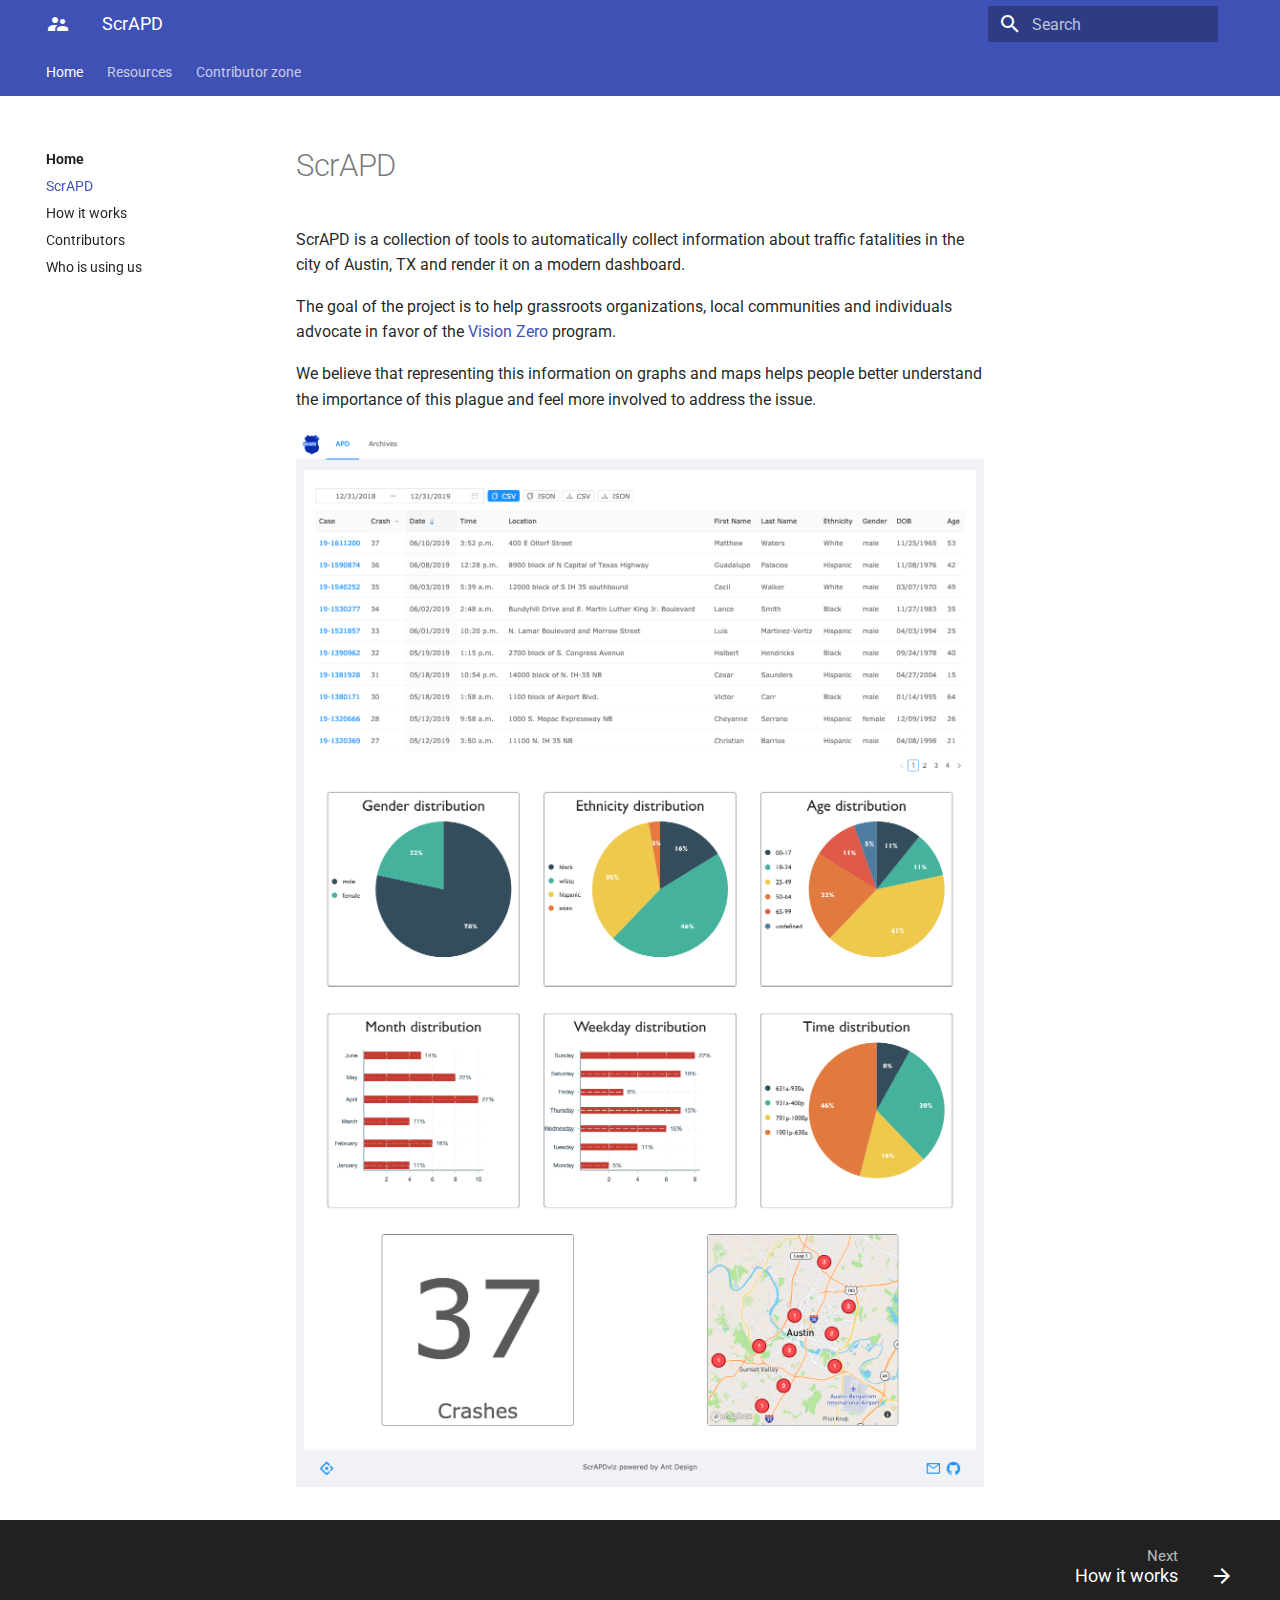
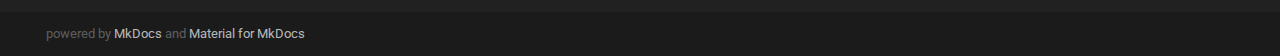
<file: index.html>
<!doctype html><html lang="en" class="no-js"><head><meta charset="utf-8"><meta name="viewport" content="width=device-width,initial-scale=1"><meta http-equiv="x-ua-compatible" content="ie=edge"><meta name="lang:clipboard.copy" content="Copy to clipboard"><meta name="lang:clipboard.copied" content="Copied to clipboard"><meta name="lang:search.language" content="en"><meta name="lang:search.pipeline.stopwords" content="True"><meta name="lang:search.pipeline.trimmer" content="True"><meta name="lang:search.result.none" content="No matching documents"><meta name="lang:search.result.one" content="1 matching document"><meta name="lang:search.result.other" content="# matching documents"><meta name="lang:search.tokenizer" content="[\s\-]+"><link rel="shortcut icon" href="img/favicon.ico"><meta name="generator" content="mkdocs-1.0.4, mkdocs-material-4.3.1"><title>ScrAPD - ScrAPD</title><link rel="stylesheet" href="assets/stylesheets/application.4031d38b.css"><link rel="stylesheet" href="assets/stylesheets/application-palette.224b79ff.css"><meta name="theme-color" content="#3f51b5"><script src="assets/javascripts/modernizr.74668098.js"></script><link href="https://fonts.gstatic.com" rel="preconnect" crossorigin><link rel="stylesheet" href="https://fonts.googleapis.com/css?family=Roboto:300,400,400i,700|Roboto+Mono&display=swap"><style>body,input{font-family:"Roboto","Helvetica Neue",Helvetica,Arial,sans-serif}code,kbd,pre{font-family:"Roboto Mono","Courier New",Courier,monospace}</style><link rel="stylesheet" href="assets/fonts/material-icons.css"><link rel="stylesheet" href="css/extra.css"></head><body dir="ltr" data-md-color-primary="indigo" data-md-color-accent="deep-purple,"><svg class="md-svg"><defs></defs></svg> <input class="md-toggle" data-md-toggle="drawer" type="checkbox" id="__drawer" autocomplete="off"> <input class="md-toggle" data-md-toggle="search" type="checkbox" id="__search" autocomplete="off"> <label class="md-overlay" data-md-component="overlay" for="__drawer"></label><a href="#scrapd" tabindex="1" class="md-skip">Skip to content </a><header class="md-header" data-md-component="header"><nav class="md-header-nav md-grid"><div class="md-flex"><div class="md-flex__cell md-flex__cell--shrink"><a href="." title="ScrAPD" class="md-header-nav__button md-logo"><i class="md-icon">supervisor_account</i></a></div><div class="md-flex__cell md-flex__cell--shrink"><label class="md-icon md-icon--menu md-header-nav__button" for="__drawer"></label></div><div class="md-flex__cell md-flex__cell--stretch"><div class="md-flex__ellipsis md-header-nav__title" data-md-component="title">ScrAPD</div></div><div class="md-flex__cell md-flex__cell--shrink"><label class="md-icon md-icon--search md-header-nav__button" for="__search"></label><div class="md-search" data-md-component="search" role="dialog"><label class="md-search__overlay" for="__search"></label><div class="md-search__inner" role="search"><form class="md-search__form" name="search"><input type="text" class="md-search__input" name="query" placeholder="Search" autocapitalize="off" autocorrect="off" autocomplete="off" spellcheck="false" data-md-component="query" data-md-state="active"> <label class="md-icon md-search__icon" for="__search"></label> <button type="reset" class="md-icon md-search__icon" data-md-component="reset" tabindex="-1">&#xE5CD;</button></form><div class="md-search__output"><div class="md-search__scrollwrap" data-md-scrollfix><div class="md-search-result" data-md-component="result"><div class="md-search-result__meta">Type to start searching</div><ol class="md-search-result__list"></ol></div></div></div></div></div></div></div></nav></header><div class="md-container"><nav class="md-tabs md-tabs--active" data-md-component="tabs"><div class="md-tabs__inner md-grid"><ul class="md-tabs__list"><li class="md-tabs__item"><a href="." title="Home" class="md-tabs__link md-tabs__link--active">Home</a></li><li class="md-tabs__item"><a href="resources/design/" title="Resources" class="md-tabs__link">Resources</a></li><li class="md-tabs__item"><a href="learning/learning/" title="Contributor zone" class="md-tabs__link">Contributor zone</a></li></ul></div></nav><main class="md-main"><div class="md-main__inner md-grid" data-md-component="container"><div class="md-sidebar md-sidebar--primary" data-md-component="navigation"><div class="md-sidebar__scrollwrap"><div class="md-sidebar__inner"><nav class="md-nav md-nav--primary" data-md-level="0"><label class="md-nav__title md-nav__title--site" for="__drawer"><a href="." title="ScrAPD" class="md-nav__button md-logo"><i class="md-icon">supervisor_account</i></a>ScrAPD</label><ul class="md-nav__list" data-md-scrollfix><li class="md-nav__item md-nav__item--active md-nav__item--nested"><input class="md-toggle md-nav__toggle" data-md-toggle="nav-1" type="checkbox" id="nav-1" checked><label class="md-nav__link" for="nav-1">Home</label><nav class="md-nav" data-md-component="collapsible" data-md-level="1"><label class="md-nav__title" for="nav-1">Home</label><ul class="md-nav__list" data-md-scrollfix><li class="md-nav__item md-nav__item--active"><input class="md-toggle md-nav__toggle" data-md-toggle="toc" type="checkbox" id="__toc"><a href="." title="ScrAPD" class="md-nav__link md-nav__link--active">ScrAPD</a></li><li class="md-nav__item"><a href="how-it-works/" title="How it works" class="md-nav__link">How it works</a></li><li class="md-nav__item"><a href="contributors/" title="Contributors" class="md-nav__link">Contributors</a></li><li class="md-nav__item"><a href="who-is-using-us/" title="Who is using us" class="md-nav__link">Who is using us</a></li></ul></nav></li><li class="md-nav__item md-nav__item--nested"><input class="md-toggle md-nav__toggle" data-md-toggle="nav-2" type="checkbox" id="nav-2"><label class="md-nav__link" for="nav-2">Resources</label><nav class="md-nav" data-md-component="collapsible" data-md-level="1"><label class="md-nav__title" for="nav-2">Resources</label><ul class="md-nav__list" data-md-scrollfix><li class="md-nav__item"><a href="resources/design/" title="Design" class="md-nav__link">Design</a></li><li class="md-nav__item"><a href="resources/other-cities/" title="Other Cities" class="md-nav__link">Other Cities</a></li><li class="md-nav__item"><a href="resources/statistics/" title="Statistics" class="md-nav__link">Statistics</a></li><li class="md-nav__item"><a href="resources/tools/" title="Tools" class="md-nav__link">Tools</a></li></ul></nav></li><li class="md-nav__item md-nav__item--nested"><input class="md-toggle md-nav__toggle" data-md-toggle="nav-3" type="checkbox" id="nav-3"><label class="md-nav__link" for="nav-3">Contributor zone</label><nav class="md-nav" data-md-component="collapsible" data-md-level="1"><label class="md-nav__title" for="nav-3">Contributor zone</label><ul class="md-nav__list" data-md-scrollfix><li class="md-nav__item"><a href="learning/learning/" title="Learning resources" class="md-nav__link">Learning resources</a></li><li class="md-nav__item"><a href="learning/developer/" title="Developer setup" class="md-nav__link">Developer setup</a></li><li class="md-nav__item"><a href="guides/update-branch/" title="Keeping your branch up-to-date" class="md-nav__link">Keeping your branch up-to-date</a></li><li class="md-nav__item"><a href="guides/install-python-win/" title="Installing Python 3 on Windows 10" class="md-nav__link">Installing Python 3 on Windows 10</a></li></ul></nav></li></ul></nav></div></div></div><div class="md-sidebar md-sidebar--secondary" data-md-component="toc"><div class="md-sidebar__scrollwrap"><div class="md-sidebar__inner"><nav class="md-nav md-nav--secondary"></nav></div></div></div><div class="md-content"><article class="md-content__inner md-typeset"><h1 id="scrapd">ScrAPD<a class="headerlink" href="#scrapd" title="Permanent link">&para;</a></h1>
<p>ScrAPD is a collection of tools to automatically collect information about traffic fatalities in the city of Austin, TX and render it on a modern dashboard.</p>
<p>The goal of the project is to help grassroots organizations, local communities and individuals advocate in favor of the <a href="https://austintexas.gov/visionzero">Vision Zero</a> program.</p>
<p>We believe that representing this information on graphs and maps helps people better understand the importance of this plague and feel more involved to address the issue.</p>
<p><img alt="ScrAPDviz" src="img/scrapdviz.png" /></p></article></div></div></main><footer class="md-footer"><div class="md-footer-nav"><nav class="md-footer-nav__inner md-grid"><a href="how-it-works/" title="How it works" class="md-flex md-footer-nav__link md-footer-nav__link--next" rel="next"><div class="md-flex__cell md-flex__cell--stretch md-footer-nav__title"><span class="md-flex__ellipsis"><span class="md-footer-nav__direction">Next</span>How it works</span></div><div class="md-flex__cell md-flex__cell--shrink"><i class="md-icon md-icon--arrow-forward md-footer-nav__button"></i></div></a></nav></div><div class="md-footer-meta md-typeset"><div class="md-footer-meta__inner md-grid"><div class="md-footer-copyright">powered by <a href="https://www.mkdocs.org">MkDocs</a> and <a href="https://squidfunk.github.io/mkdocs-material/">Material for MkDocs</a></div></div></div></footer></div><script src="assets/javascripts/application.b260a35d.js"></script><script>app.initialize({version:"1.0.4",url:{base:"."}})</script></body></html>
</file>
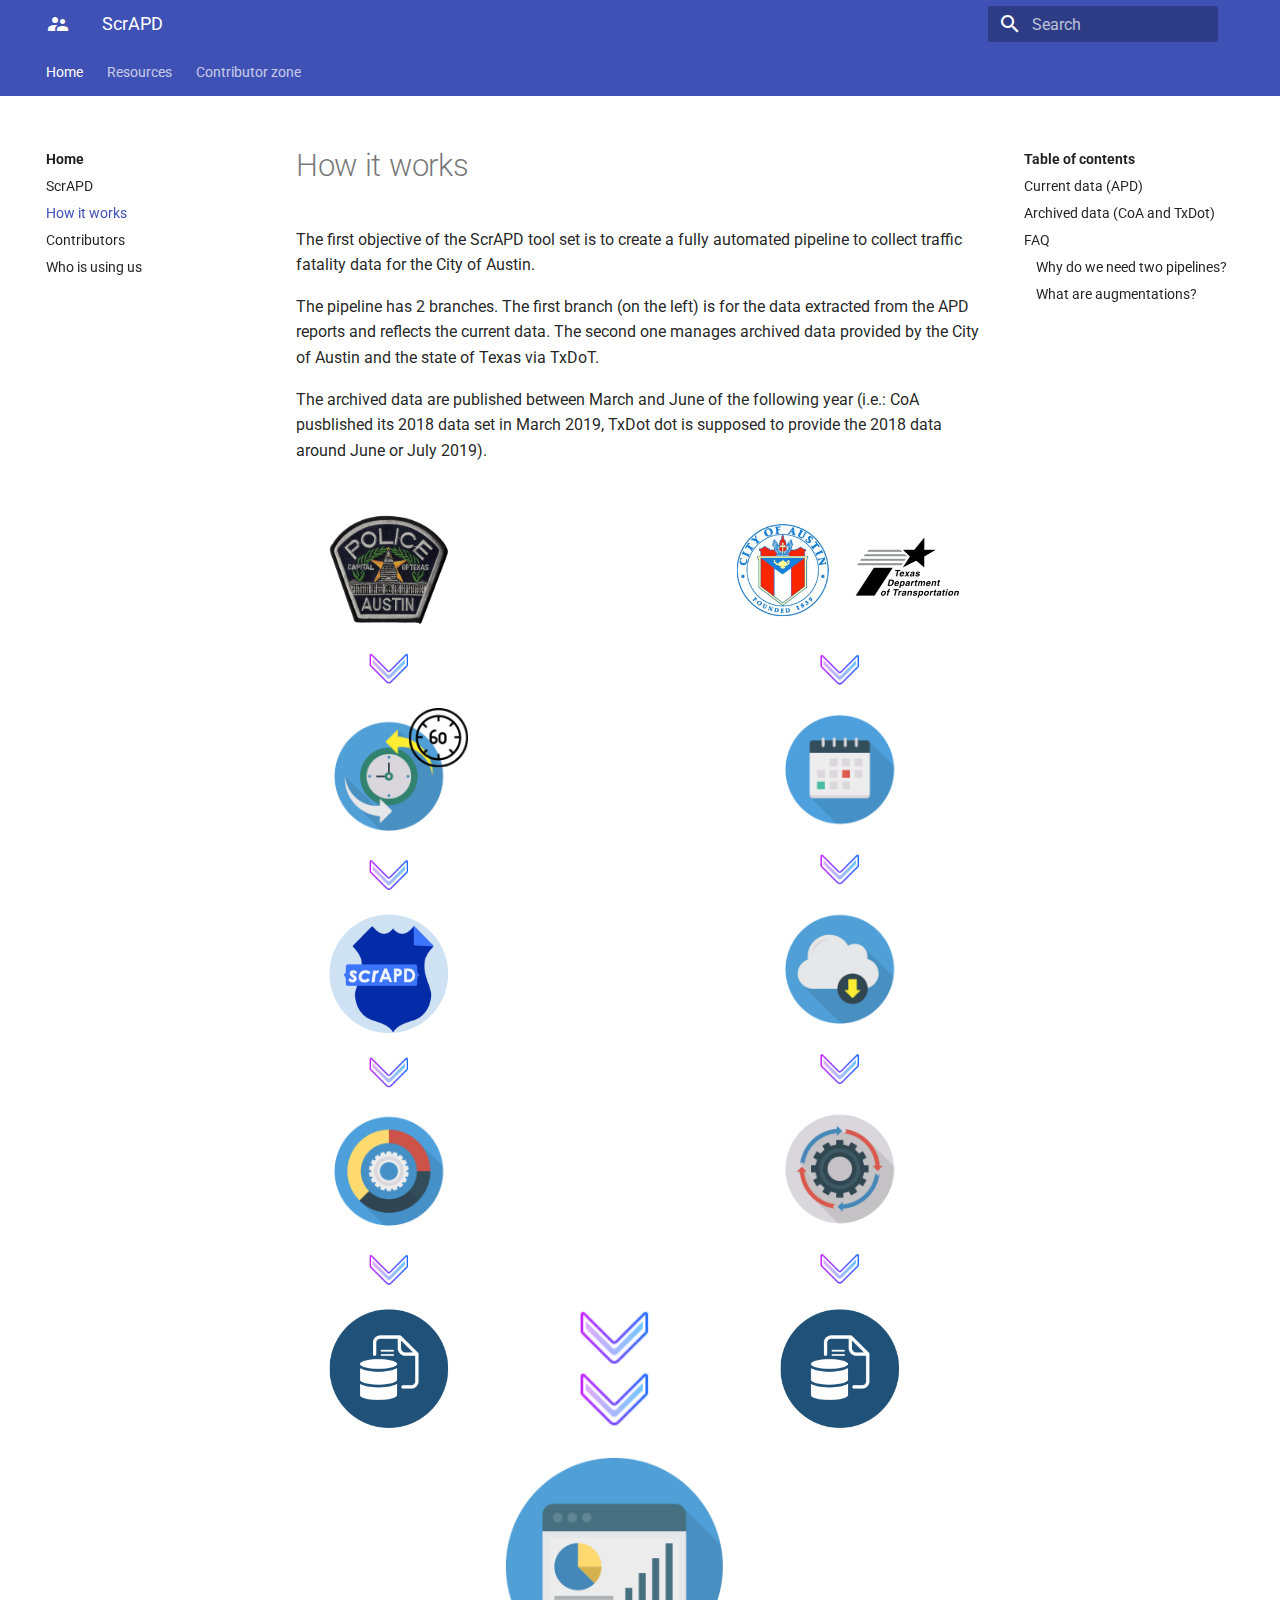
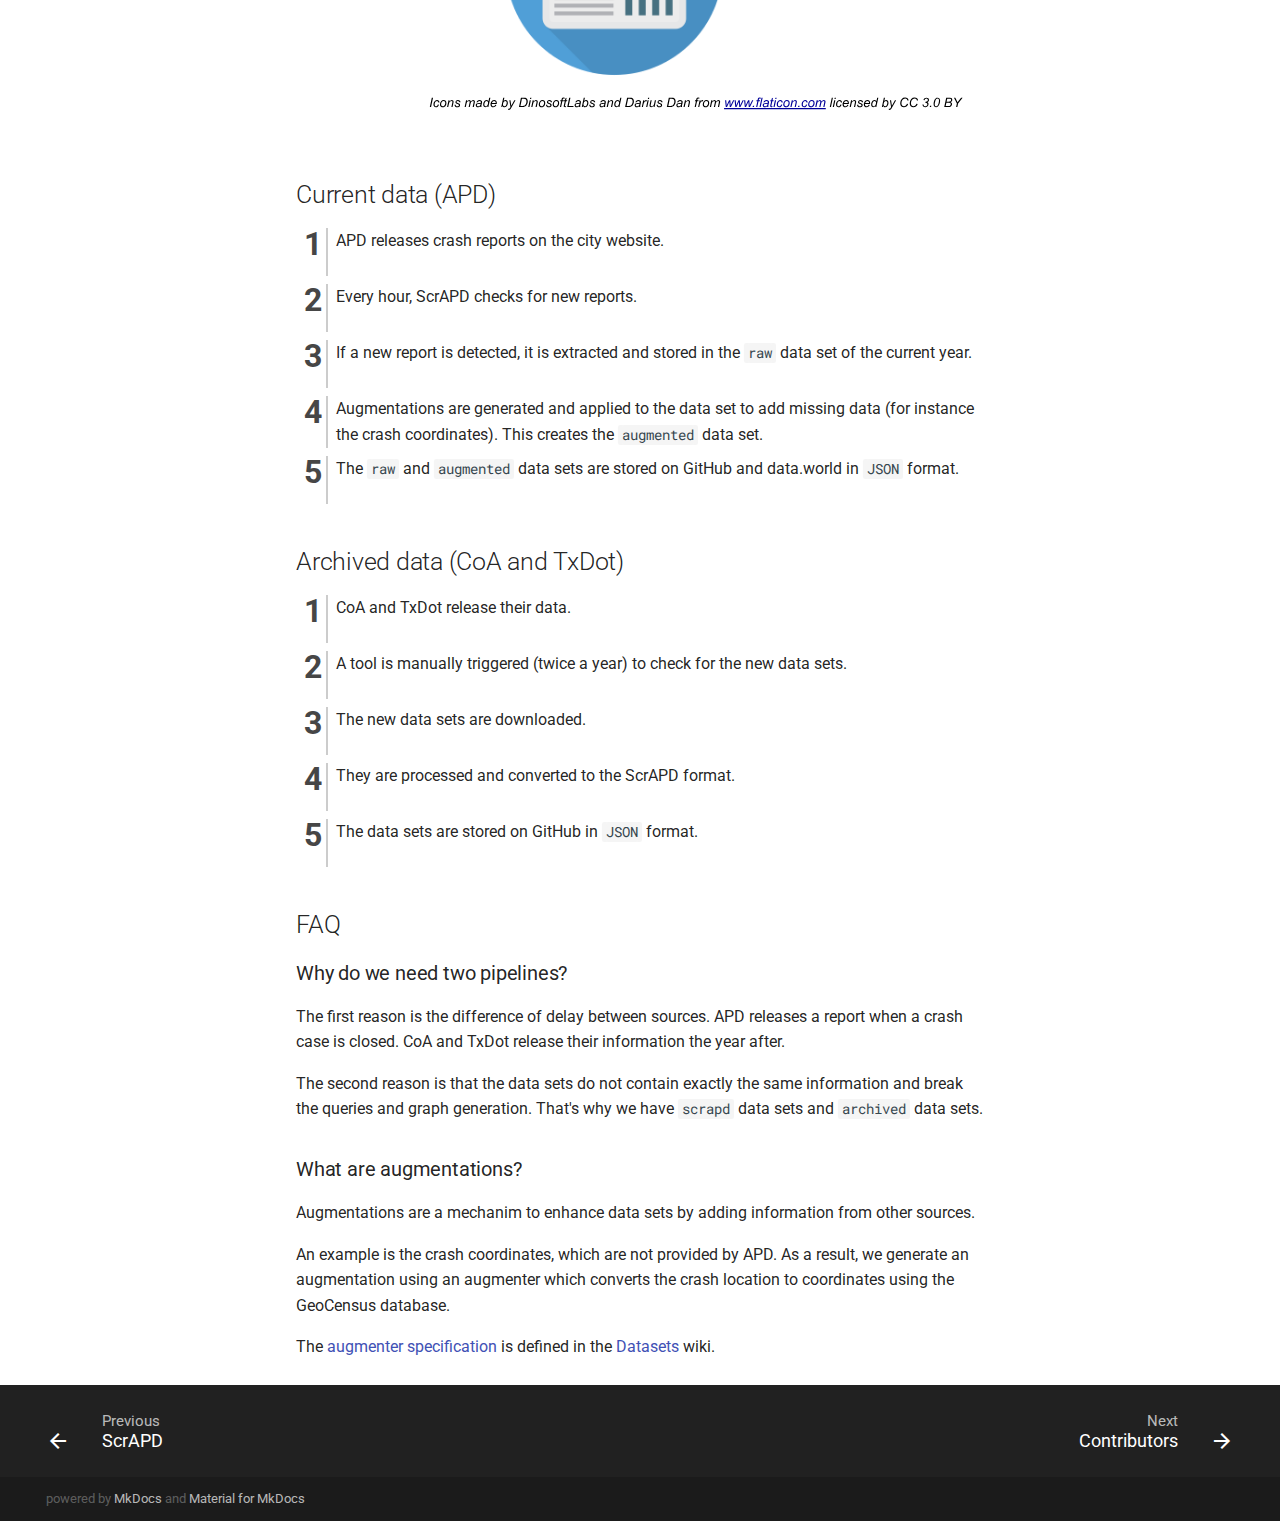
<file: how-it-works/index.html>
<!doctype html><html lang="en" class="no-js"><head><meta charset="utf-8"><meta name="viewport" content="width=device-width,initial-scale=1"><meta http-equiv="x-ua-compatible" content="ie=edge"><meta name="lang:clipboard.copy" content="Copy to clipboard"><meta name="lang:clipboard.copied" content="Copied to clipboard"><meta name="lang:search.language" content="en"><meta name="lang:search.pipeline.stopwords" content="True"><meta name="lang:search.pipeline.trimmer" content="True"><meta name="lang:search.result.none" content="No matching documents"><meta name="lang:search.result.one" content="1 matching document"><meta name="lang:search.result.other" content="# matching documents"><meta name="lang:search.tokenizer" content="[\s\-]+"><link rel="shortcut icon" href="../img/favicon.ico"><meta name="generator" content="mkdocs-1.0.4, mkdocs-material-4.3.1"><title>How it works - ScrAPD</title><link rel="stylesheet" href="../assets/stylesheets/application.4031d38b.css"><link rel="stylesheet" href="../assets/stylesheets/application-palette.224b79ff.css"><meta name="theme-color" content="#3f51b5"><script src="../assets/javascripts/modernizr.74668098.js"></script><link href="https://fonts.gstatic.com" rel="preconnect" crossorigin><link rel="stylesheet" href="https://fonts.googleapis.com/css?family=Roboto:300,400,400i,700|Roboto+Mono&display=swap"><style>body,input{font-family:"Roboto","Helvetica Neue",Helvetica,Arial,sans-serif}code,kbd,pre{font-family:"Roboto Mono","Courier New",Courier,monospace}</style><link rel="stylesheet" href="../assets/fonts/material-icons.css"><link rel="stylesheet" href="../css/extra.css"></head><body dir="ltr" data-md-color-primary="indigo" data-md-color-accent="deep-purple,"><svg class="md-svg"><defs></defs></svg> <input class="md-toggle" data-md-toggle="drawer" type="checkbox" id="__drawer" autocomplete="off"> <input class="md-toggle" data-md-toggle="search" type="checkbox" id="__search" autocomplete="off"> <label class="md-overlay" data-md-component="overlay" for="__drawer"></label><a href="#how-it-works" tabindex="1" class="md-skip">Skip to content </a><header class="md-header" data-md-component="header"><nav class="md-header-nav md-grid"><div class="md-flex"><div class="md-flex__cell md-flex__cell--shrink"><a href=".." title="ScrAPD" class="md-header-nav__button md-logo"><i class="md-icon">supervisor_account</i></a></div><div class="md-flex__cell md-flex__cell--shrink"><label class="md-icon md-icon--menu md-header-nav__button" for="__drawer"></label></div><div class="md-flex__cell md-flex__cell--stretch"><div class="md-flex__ellipsis md-header-nav__title" data-md-component="title"><span class="md-header-nav__topic">ScrAPD</span><span class="md-header-nav__topic">How it works</span></div></div><div class="md-flex__cell md-flex__cell--shrink"><label class="md-icon md-icon--search md-header-nav__button" for="__search"></label><div class="md-search" data-md-component="search" role="dialog"><label class="md-search__overlay" for="__search"></label><div class="md-search__inner" role="search"><form class="md-search__form" name="search"><input type="text" class="md-search__input" name="query" placeholder="Search" autocapitalize="off" autocorrect="off" autocomplete="off" spellcheck="false" data-md-component="query" data-md-state="active"> <label class="md-icon md-search__icon" for="__search"></label> <button type="reset" class="md-icon md-search__icon" data-md-component="reset" tabindex="-1">&#xE5CD;</button></form><div class="md-search__output"><div class="md-search__scrollwrap" data-md-scrollfix><div class="md-search-result" data-md-component="result"><div class="md-search-result__meta">Type to start searching</div><ol class="md-search-result__list"></ol></div></div></div></div></div></div></div></nav></header><div class="md-container"><nav class="md-tabs md-tabs--active" data-md-component="tabs"><div class="md-tabs__inner md-grid"><ul class="md-tabs__list"><li class="md-tabs__item"><a href=".." title="Home" class="md-tabs__link md-tabs__link--active">Home</a></li><li class="md-tabs__item"><a href="../resources/design/" title="Resources" class="md-tabs__link">Resources</a></li><li class="md-tabs__item"><a href="../learning/learning/" title="Contributor zone" class="md-tabs__link">Contributor zone</a></li></ul></div></nav><main class="md-main"><div class="md-main__inner md-grid" data-md-component="container"><div class="md-sidebar md-sidebar--primary" data-md-component="navigation"><div class="md-sidebar__scrollwrap"><div class="md-sidebar__inner"><nav class="md-nav md-nav--primary" data-md-level="0"><label class="md-nav__title md-nav__title--site" for="__drawer"><a href=".." title="ScrAPD" class="md-nav__button md-logo"><i class="md-icon">supervisor_account</i></a>ScrAPD</label><ul class="md-nav__list" data-md-scrollfix><li class="md-nav__item md-nav__item--active md-nav__item--nested"><input class="md-toggle md-nav__toggle" data-md-toggle="nav-1" type="checkbox" id="nav-1" checked><label class="md-nav__link" for="nav-1">Home</label><nav class="md-nav" data-md-component="collapsible" data-md-level="1"><label class="md-nav__title" for="nav-1">Home</label><ul class="md-nav__list" data-md-scrollfix><li class="md-nav__item"><a href=".." title="ScrAPD" class="md-nav__link">ScrAPD</a></li><li class="md-nav__item md-nav__item--active"><input class="md-toggle md-nav__toggle" data-md-toggle="toc" type="checkbox" id="__toc"><label class="md-nav__link md-nav__link--active" for="__toc">How it works</label><a href="./" title="How it works" class="md-nav__link md-nav__link--active">How it works</a><nav class="md-nav md-nav--secondary"><label class="md-nav__title" for="__toc">Table of contents</label><ul class="md-nav__list" data-md-scrollfix><li class="md-nav__item"><a href="#current-data-apd" title="Current data (APD)" class="md-nav__link">Current data (APD)</a></li><li class="md-nav__item"><a href="#archived-data-coa-and-txdot" title="Archived data (CoA and TxDot)" class="md-nav__link">Archived data (CoA and TxDot)</a></li><li class="md-nav__item"><a href="#faq" title="FAQ" class="md-nav__link">FAQ</a><nav class="md-nav"><ul class="md-nav__list"><li class="md-nav__item"><a href="#why-do-we-need-two-pipelines" title="Why do we need two pipelines?" class="md-nav__link">Why do we need two pipelines?</a></li><li class="md-nav__item"><a href="#what-are-augmentations" title="What are augmentations?" class="md-nav__link">What are augmentations?</a></li></ul></nav></li></ul></nav></li><li class="md-nav__item"><a href="../contributors/" title="Contributors" class="md-nav__link">Contributors</a></li><li class="md-nav__item"><a href="../who-is-using-us/" title="Who is using us" class="md-nav__link">Who is using us</a></li></ul></nav></li><li class="md-nav__item md-nav__item--nested"><input class="md-toggle md-nav__toggle" data-md-toggle="nav-2" type="checkbox" id="nav-2"><label class="md-nav__link" for="nav-2">Resources</label><nav class="md-nav" data-md-component="collapsible" data-md-level="1"><label class="md-nav__title" for="nav-2">Resources</label><ul class="md-nav__list" data-md-scrollfix><li class="md-nav__item"><a href="../resources/design/" title="Design" class="md-nav__link">Design</a></li><li class="md-nav__item"><a href="../resources/other-cities/" title="Other Cities" class="md-nav__link">Other Cities</a></li><li class="md-nav__item"><a href="../resources/statistics/" title="Statistics" class="md-nav__link">Statistics</a></li><li class="md-nav__item"><a href="../resources/tools/" title="Tools" class="md-nav__link">Tools</a></li></ul></nav></li><li class="md-nav__item md-nav__item--nested"><input class="md-toggle md-nav__toggle" data-md-toggle="nav-3" type="checkbox" id="nav-3"><label class="md-nav__link" for="nav-3">Contributor zone</label><nav class="md-nav" data-md-component="collapsible" data-md-level="1"><label class="md-nav__title" for="nav-3">Contributor zone</label><ul class="md-nav__list" data-md-scrollfix><li class="md-nav__item"><a href="../learning/learning/" title="Learning resources" class="md-nav__link">Learning resources</a></li><li class="md-nav__item"><a href="../learning/developer/" title="Developer setup" class="md-nav__link">Developer setup</a></li><li class="md-nav__item"><a href="../guides/update-branch/" title="Keeping your branch up-to-date" class="md-nav__link">Keeping your branch up-to-date</a></li><li class="md-nav__item"><a href="../guides/install-python-win/" title="Installing Python 3 on Windows 10" class="md-nav__link">Installing Python 3 on Windows 10</a></li></ul></nav></li></ul></nav></div></div></div><div class="md-sidebar md-sidebar--secondary" data-md-component="toc"><div class="md-sidebar__scrollwrap"><div class="md-sidebar__inner"><nav class="md-nav md-nav--secondary"><label class="md-nav__title" for="__toc">Table of contents</label><ul class="md-nav__list" data-md-scrollfix><li class="md-nav__item"><a href="#current-data-apd" title="Current data (APD)" class="md-nav__link">Current data (APD)</a></li><li class="md-nav__item"><a href="#archived-data-coa-and-txdot" title="Archived data (CoA and TxDot)" class="md-nav__link">Archived data (CoA and TxDot)</a></li><li class="md-nav__item"><a href="#faq" title="FAQ" class="md-nav__link">FAQ</a><nav class="md-nav"><ul class="md-nav__list"><li class="md-nav__item"><a href="#why-do-we-need-two-pipelines" title="Why do we need two pipelines?" class="md-nav__link">Why do we need two pipelines?</a></li><li class="md-nav__item"><a href="#what-are-augmentations" title="What are augmentations?" class="md-nav__link">What are augmentations?</a></li></ul></nav></li></ul></nav></div></div></div><div class="md-content"><article class="md-content__inner md-typeset"><h1 id="how-it-works">How it works<a class="headerlink" href="#how-it-works" title="Permanent link">&para;</a></h1>
<p>The first objective of the ScrAPD tool set is to create a fully automated pipeline to collect traffic fatality data for the City of Austin.</p>
<p>The pipeline has 2 branches. The first branch (on the left) is for the data extracted from the APD reports and reflects the current data. The second one manages archived data provided by the City of Austin and the state of Texas via TxDoT.</p>
<p>The archived data are published between March and June of the following year (i.e.: CoA pusblished its 2018 data set in March 2019, TxDot dot is supposed to provide the 2018 data around June or July 2019).</p>
<p><img alt="pipelines" src="../img/scrapd-pipelines.svg" /></p>
<h2 id="current-data-apd">Current data (APD)<a class="headerlink" href="#current-data-apd" title="Permanent link">&para;</a></h2>
<ol>
<li>APD releases crash reports on the city website.</li>
<li>Every hour, ScrAPD checks for new reports.</li>
<li>If a new report is detected, it is extracted and stored in the <code>raw</code> data set of the current year.</li>
<li>Augmentations are generated and applied to the data set to add missing data (for instance the crash coordinates). This creates the <code>augmented</code> data set.</li>
<li>The <code>raw</code> and <code>augmented</code> data sets are stored on GitHub and data.world in <code>JSON</code> format.</li>
</ol>
<h2 id="archived-data-coa-and-txdot">Archived data (CoA and TxDot)<a class="headerlink" href="#archived-data-coa-and-txdot" title="Permanent link">&para;</a></h2>
<ol>
<li>CoA and TxDot release their data.</li>
<li>A tool is manually triggered (twice a year) to check for the new data sets.</li>
<li>The new data sets are downloaded.</li>
<li>They are processed and converted to the ScrAPD format.</li>
<li>The data sets are stored on GitHub in <code>JSON</code> format.</li>
</ol>
<h2 id="faq">FAQ<a class="headerlink" href="#faq" title="Permanent link">&para;</a></h2>
<h3 id="why-do-we-need-two-pipelines">Why do we need two pipelines?<a class="headerlink" href="#why-do-we-need-two-pipelines" title="Permanent link">&para;</a></h3>
<p>The first reason is the difference of delay between sources. APD releases a report when a crash case is closed. CoA and TxDot release their information the year after.</p>
<p>The second reason is that the data sets do not contain exactly the same information and break the queries and graph generation.  That's why we have <code>scrapd</code> data sets and <code>archived</code> data sets.</p>
<h3 id="what-are-augmentations">What are augmentations?<a class="headerlink" href="#what-are-augmentations" title="Permanent link">&para;</a></h3>
<p>Augmentations are a mechanim to enhance data sets by adding information from other sources.</p>
<p>An example is the crash coordinates, which are not provided by APD. As a result, we generate an augmentation using an augmenter which converts the crash location to coordinates using the GeoCensus database.</p>
<p>The <a href="https://github.com/scrapd/datasets/wiki/Augmenter-Importer-specification">augmenter specification</a> is defined in the <a href="https://github.com/scrapd/datasets">Datasets</a> wiki.</p></article></div></div></main><footer class="md-footer"><div class="md-footer-nav"><nav class="md-footer-nav__inner md-grid"><a href=".." title="ScrAPD" class="md-flex md-footer-nav__link md-footer-nav__link--prev" rel="prev"><div class="md-flex__cell md-flex__cell--shrink"><i class="md-icon md-icon--arrow-back md-footer-nav__button"></i></div><div class="md-flex__cell md-flex__cell--stretch md-footer-nav__title"><span class="md-flex__ellipsis"><span class="md-footer-nav__direction">Previous</span>ScrAPD</span></div></a><a href="../contributors/" title="Contributors" class="md-flex md-footer-nav__link md-footer-nav__link--next" rel="next"><div class="md-flex__cell md-flex__cell--stretch md-footer-nav__title"><span class="md-flex__ellipsis"><span class="md-footer-nav__direction">Next</span>Contributors</span></div><div class="md-flex__cell md-flex__cell--shrink"><i class="md-icon md-icon--arrow-forward md-footer-nav__button"></i></div></a></nav></div><div class="md-footer-meta md-typeset"><div class="md-footer-meta__inner md-grid"><div class="md-footer-copyright">powered by <a href="https://www.mkdocs.org">MkDocs</a> and <a href="https://squidfunk.github.io/mkdocs-material/">Material for MkDocs</a></div></div></div></footer></div><script src="../assets/javascripts/application.b260a35d.js"></script><script>app.initialize({version:"1.0.4",url:{base:".."}})</script></body></html>
</file>
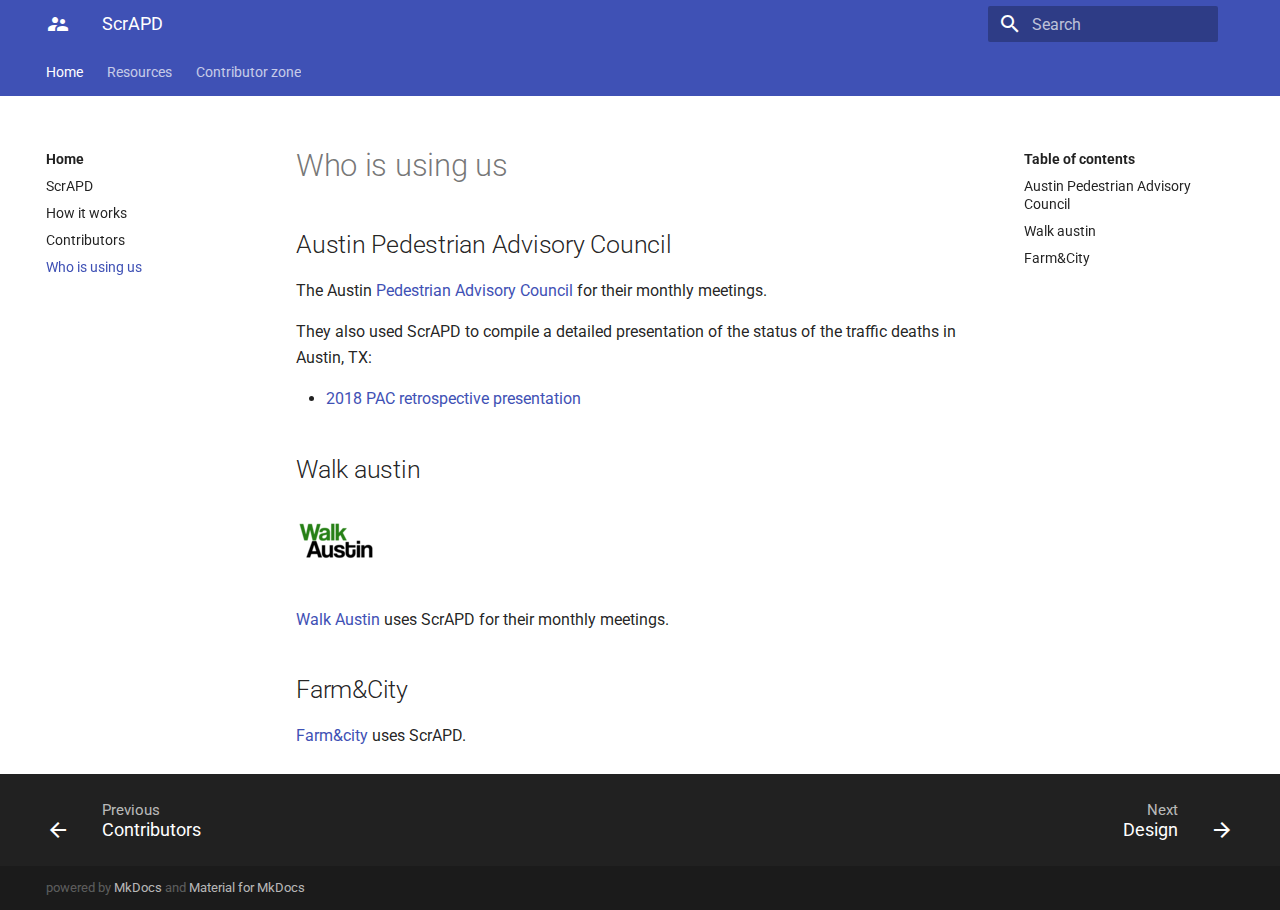
<file: who-is-using-us/index.html>
<!doctype html><html lang="en" class="no-js"><head><meta charset="utf-8"><meta name="viewport" content="width=device-width,initial-scale=1"><meta http-equiv="x-ua-compatible" content="ie=edge"><meta name="lang:clipboard.copy" content="Copy to clipboard"><meta name="lang:clipboard.copied" content="Copied to clipboard"><meta name="lang:search.language" content="en"><meta name="lang:search.pipeline.stopwords" content="True"><meta name="lang:search.pipeline.trimmer" content="True"><meta name="lang:search.result.none" content="No matching documents"><meta name="lang:search.result.one" content="1 matching document"><meta name="lang:search.result.other" content="# matching documents"><meta name="lang:search.tokenizer" content="[\s\-]+"><link rel="shortcut icon" href="../img/favicon.ico"><meta name="generator" content="mkdocs-1.0.4, mkdocs-material-4.3.1"><title>Who is using us - ScrAPD</title><link rel="stylesheet" href="../assets/stylesheets/application.4031d38b.css"><link rel="stylesheet" href="../assets/stylesheets/application-palette.224b79ff.css"><meta name="theme-color" content="#3f51b5"><script src="../assets/javascripts/modernizr.74668098.js"></script><link href="https://fonts.gstatic.com" rel="preconnect" crossorigin><link rel="stylesheet" href="https://fonts.googleapis.com/css?family=Roboto:300,400,400i,700|Roboto+Mono&display=swap"><style>body,input{font-family:"Roboto","Helvetica Neue",Helvetica,Arial,sans-serif}code,kbd,pre{font-family:"Roboto Mono","Courier New",Courier,monospace}</style><link rel="stylesheet" href="../assets/fonts/material-icons.css"><link rel="stylesheet" href="../css/extra.css"></head><body dir="ltr" data-md-color-primary="indigo" data-md-color-accent="deep-purple,"><svg class="md-svg"><defs></defs></svg> <input class="md-toggle" data-md-toggle="drawer" type="checkbox" id="__drawer" autocomplete="off"> <input class="md-toggle" data-md-toggle="search" type="checkbox" id="__search" autocomplete="off"> <label class="md-overlay" data-md-component="overlay" for="__drawer"></label><a href="#who-is-using-us" tabindex="1" class="md-skip">Skip to content </a><header class="md-header" data-md-component="header"><nav class="md-header-nav md-grid"><div class="md-flex"><div class="md-flex__cell md-flex__cell--shrink"><a href=".." title="ScrAPD" class="md-header-nav__button md-logo"><i class="md-icon">supervisor_account</i></a></div><div class="md-flex__cell md-flex__cell--shrink"><label class="md-icon md-icon--menu md-header-nav__button" for="__drawer"></label></div><div class="md-flex__cell md-flex__cell--stretch"><div class="md-flex__ellipsis md-header-nav__title" data-md-component="title"><span class="md-header-nav__topic">ScrAPD</span><span class="md-header-nav__topic">Who is using us</span></div></div><div class="md-flex__cell md-flex__cell--shrink"><label class="md-icon md-icon--search md-header-nav__button" for="__search"></label><div class="md-search" data-md-component="search" role="dialog"><label class="md-search__overlay" for="__search"></label><div class="md-search__inner" role="search"><form class="md-search__form" name="search"><input type="text" class="md-search__input" name="query" placeholder="Search" autocapitalize="off" autocorrect="off" autocomplete="off" spellcheck="false" data-md-component="query" data-md-state="active"> <label class="md-icon md-search__icon" for="__search"></label> <button type="reset" class="md-icon md-search__icon" data-md-component="reset" tabindex="-1">&#xE5CD;</button></form><div class="md-search__output"><div class="md-search__scrollwrap" data-md-scrollfix><div class="md-search-result" data-md-component="result"><div class="md-search-result__meta">Type to start searching</div><ol class="md-search-result__list"></ol></div></div></div></div></div></div></div></nav></header><div class="md-container"><nav class="md-tabs md-tabs--active" data-md-component="tabs"><div class="md-tabs__inner md-grid"><ul class="md-tabs__list"><li class="md-tabs__item"><a href=".." title="Home" class="md-tabs__link md-tabs__link--active">Home</a></li><li class="md-tabs__item"><a href="../resources/design/" title="Resources" class="md-tabs__link">Resources</a></li><li class="md-tabs__item"><a href="../learning/learning/" title="Contributor zone" class="md-tabs__link">Contributor zone</a></li></ul></div></nav><main class="md-main"><div class="md-main__inner md-grid" data-md-component="container"><div class="md-sidebar md-sidebar--primary" data-md-component="navigation"><div class="md-sidebar__scrollwrap"><div class="md-sidebar__inner"><nav class="md-nav md-nav--primary" data-md-level="0"><label class="md-nav__title md-nav__title--site" for="__drawer"><a href=".." title="ScrAPD" class="md-nav__button md-logo"><i class="md-icon">supervisor_account</i></a>ScrAPD</label><ul class="md-nav__list" data-md-scrollfix><li class="md-nav__item md-nav__item--active md-nav__item--nested"><input class="md-toggle md-nav__toggle" data-md-toggle="nav-1" type="checkbox" id="nav-1" checked><label class="md-nav__link" for="nav-1">Home</label><nav class="md-nav" data-md-component="collapsible" data-md-level="1"><label class="md-nav__title" for="nav-1">Home</label><ul class="md-nav__list" data-md-scrollfix><li class="md-nav__item"><a href=".." title="ScrAPD" class="md-nav__link">ScrAPD</a></li><li class="md-nav__item"><a href="../how-it-works/" title="How it works" class="md-nav__link">How it works</a></li><li class="md-nav__item"><a href="../contributors/" title="Contributors" class="md-nav__link">Contributors</a></li><li class="md-nav__item md-nav__item--active"><input class="md-toggle md-nav__toggle" data-md-toggle="toc" type="checkbox" id="__toc"><label class="md-nav__link md-nav__link--active" for="__toc">Who is using us</label><a href="./" title="Who is using us" class="md-nav__link md-nav__link--active">Who is using us</a><nav class="md-nav md-nav--secondary"><label class="md-nav__title" for="__toc">Table of contents</label><ul class="md-nav__list" data-md-scrollfix><li class="md-nav__item"><a href="#austin-pedestrian-advisory-council" title="Austin Pedestrian Advisory Council" class="md-nav__link">Austin Pedestrian Advisory Council</a></li><li class="md-nav__item"><a href="#walk-austin" title="Walk austin" class="md-nav__link">Walk austin</a></li><li class="md-nav__item"><a href="#farmcity" title="Farm&amp;City" class="md-nav__link">Farm&amp;City</a></li></ul></nav></li></ul></nav></li><li class="md-nav__item md-nav__item--nested"><input class="md-toggle md-nav__toggle" data-md-toggle="nav-2" type="checkbox" id="nav-2"><label class="md-nav__link" for="nav-2">Resources</label><nav class="md-nav" data-md-component="collapsible" data-md-level="1"><label class="md-nav__title" for="nav-2">Resources</label><ul class="md-nav__list" data-md-scrollfix><li class="md-nav__item"><a href="../resources/design/" title="Design" class="md-nav__link">Design</a></li><li class="md-nav__item"><a href="../resources/other-cities/" title="Other Cities" class="md-nav__link">Other Cities</a></li><li class="md-nav__item"><a href="../resources/statistics/" title="Statistics" class="md-nav__link">Statistics</a></li><li class="md-nav__item"><a href="../resources/tools/" title="Tools" class="md-nav__link">Tools</a></li></ul></nav></li><li class="md-nav__item md-nav__item--nested"><input class="md-toggle md-nav__toggle" data-md-toggle="nav-3" type="checkbox" id="nav-3"><label class="md-nav__link" for="nav-3">Contributor zone</label><nav class="md-nav" data-md-component="collapsible" data-md-level="1"><label class="md-nav__title" for="nav-3">Contributor zone</label><ul class="md-nav__list" data-md-scrollfix><li class="md-nav__item"><a href="../learning/learning/" title="Learning resources" class="md-nav__link">Learning resources</a></li><li class="md-nav__item"><a href="../learning/developer/" title="Developer setup" class="md-nav__link">Developer setup</a></li><li class="md-nav__item"><a href="../guides/update-branch/" title="Keeping your branch up-to-date" class="md-nav__link">Keeping your branch up-to-date</a></li><li class="md-nav__item"><a href="../guides/install-python-win/" title="Installing Python 3 on Windows 10" class="md-nav__link">Installing Python 3 on Windows 10</a></li></ul></nav></li></ul></nav></div></div></div><div class="md-sidebar md-sidebar--secondary" data-md-component="toc"><div class="md-sidebar__scrollwrap"><div class="md-sidebar__inner"><nav class="md-nav md-nav--secondary"><label class="md-nav__title" for="__toc">Table of contents</label><ul class="md-nav__list" data-md-scrollfix><li class="md-nav__item"><a href="#austin-pedestrian-advisory-council" title="Austin Pedestrian Advisory Council" class="md-nav__link">Austin Pedestrian Advisory Council</a></li><li class="md-nav__item"><a href="#walk-austin" title="Walk austin" class="md-nav__link">Walk austin</a></li><li class="md-nav__item"><a href="#farmcity" title="Farm&amp;City" class="md-nav__link">Farm&amp;City</a></li></ul></nav></div></div></div><div class="md-content"><article class="md-content__inner md-typeset"><h1 id="who-is-using-us">Who is using us<a class="headerlink" href="#who-is-using-us" title="Permanent link">&para;</a></h1>
<h2 id="austin-pedestrian-advisory-council">Austin Pedestrian Advisory Council<a class="headerlink" href="#austin-pedestrian-advisory-council" title="Permanent link">&para;</a></h2>
<p>The Austin <a href="http://austintexas.gov/cityclerk/boards_commissions/meetings/121_1.htm">Pedestrian Advisory Council</a> for their monthly meetings.</p>
<p>They also used ScrAPD to compile a detailed presentation of the status of the traffic deaths in Austin, TX:</p>
<ul>
<li><a href="http://www.austintexas.gov/edims/document.cfm?id=314367">2018 PAC retrospective presentation</a></li>
</ul>
<h2 id="walk-austin">Walk austin<a class="headerlink" href="#walk-austin" title="Permanent link">&para;</a></h2>
<p><img alt="WalkAustin" src="../img/logos/walkaustin.png" /></p>
<p><a href="http://www.walkaustintx.org/">Walk Austin</a> uses ScrAPD for their monthly meetings.</p>
<h2 id="farmcity">Farm&amp;City<a class="headerlink" href="#farmcity" title="Permanent link">&para;</a></h2>
<p><a href="http://www.farmandcity.org/">Farm&amp;city</a> uses ScrAPD.</p></article></div></div></main><footer class="md-footer"><div class="md-footer-nav"><nav class="md-footer-nav__inner md-grid"><a href="../contributors/" title="Contributors" class="md-flex md-footer-nav__link md-footer-nav__link--prev" rel="prev"><div class="md-flex__cell md-flex__cell--shrink"><i class="md-icon md-icon--arrow-back md-footer-nav__button"></i></div><div class="md-flex__cell md-flex__cell--stretch md-footer-nav__title"><span class="md-flex__ellipsis"><span class="md-footer-nav__direction">Previous</span>Contributors</span></div></a><a href="../resources/design/" title="Design" class="md-flex md-footer-nav__link md-footer-nav__link--next" rel="next"><div class="md-flex__cell md-flex__cell--stretch md-footer-nav__title"><span class="md-flex__ellipsis"><span class="md-footer-nav__direction">Next</span>Design</span></div><div class="md-flex__cell md-flex__cell--shrink"><i class="md-icon md-icon--arrow-forward md-footer-nav__button"></i></div></a></nav></div><div class="md-footer-meta md-typeset"><div class="md-footer-meta__inner md-grid"><div class="md-footer-copyright">powered by <a href="https://www.mkdocs.org">MkDocs</a> and <a href="https://squidfunk.github.io/mkdocs-material/">Material for MkDocs</a></div></div></div></footer></div><script src="../assets/javascripts/application.b260a35d.js"></script><script>app.initialize({version:"1.0.4",url:{base:".."}})</script></body></html>
</file>
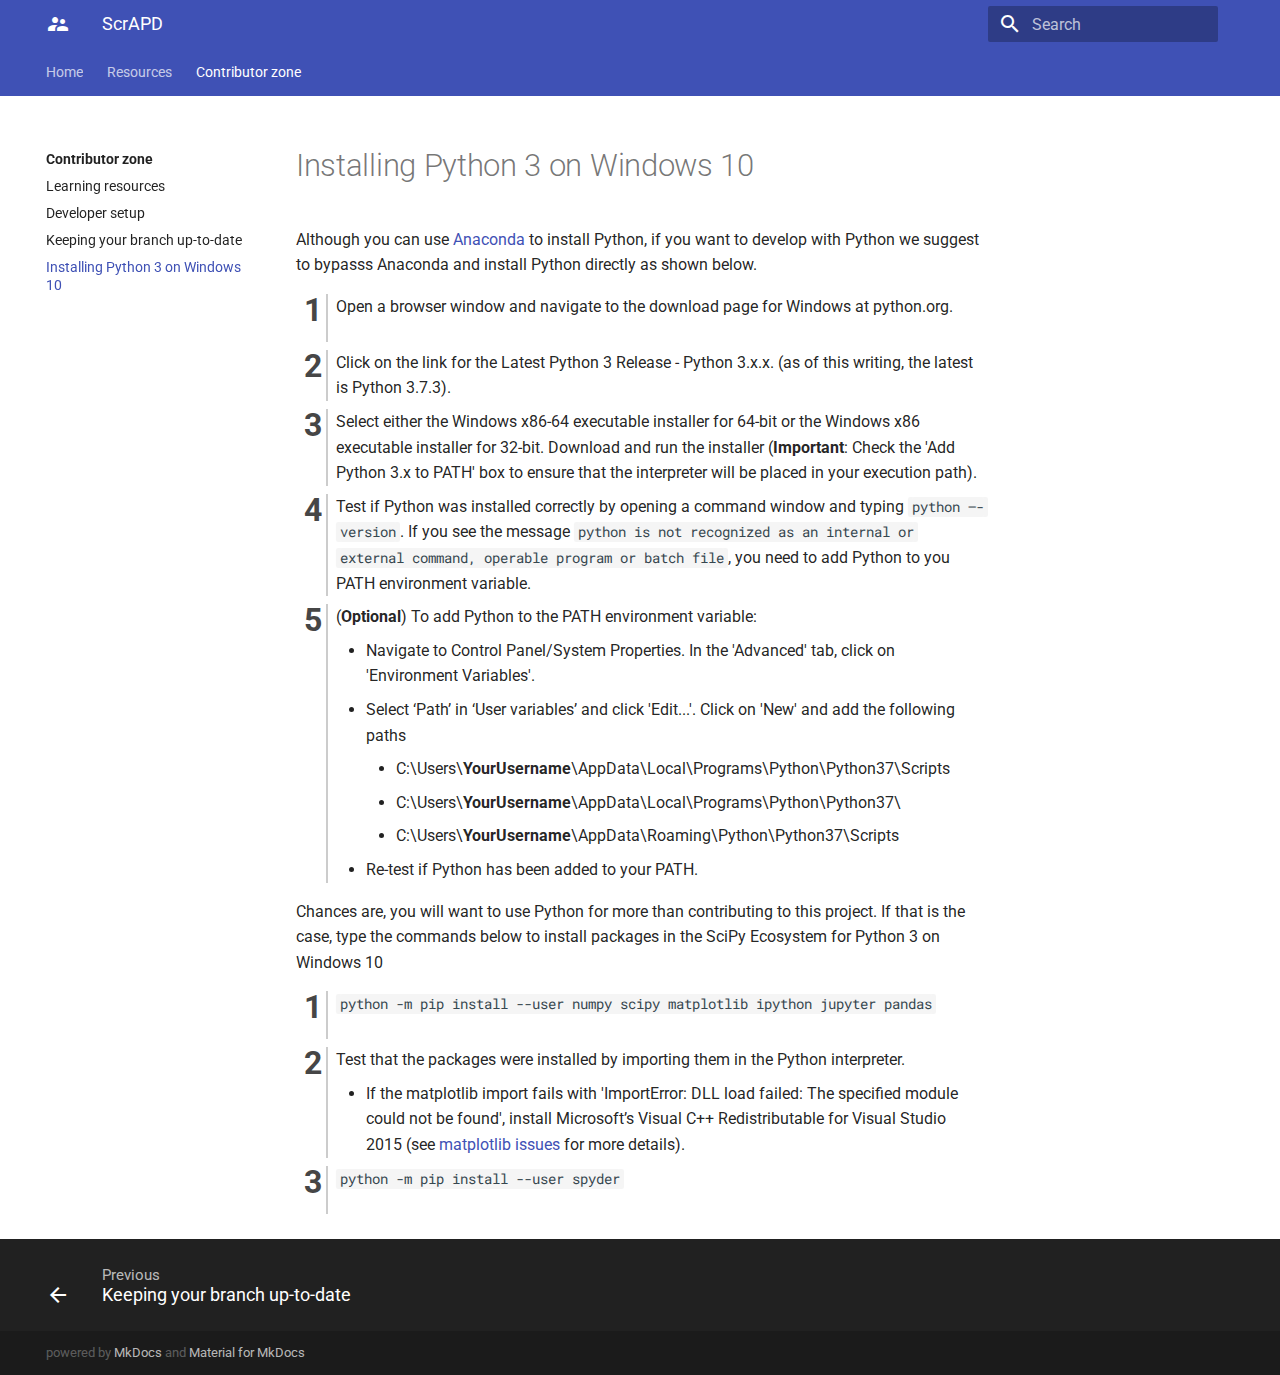
<file: guides/install-python-win/index.html>
<!doctype html><html lang="en" class="no-js"><head><meta charset="utf-8"><meta name="viewport" content="width=device-width,initial-scale=1"><meta http-equiv="x-ua-compatible" content="ie=edge"><meta name="lang:clipboard.copy" content="Copy to clipboard"><meta name="lang:clipboard.copied" content="Copied to clipboard"><meta name="lang:search.language" content="en"><meta name="lang:search.pipeline.stopwords" content="True"><meta name="lang:search.pipeline.trimmer" content="True"><meta name="lang:search.result.none" content="No matching documents"><meta name="lang:search.result.one" content="1 matching document"><meta name="lang:search.result.other" content="# matching documents"><meta name="lang:search.tokenizer" content="[\s\-]+"><link rel="shortcut icon" href="../../img/favicon.ico"><meta name="generator" content="mkdocs-1.0.4, mkdocs-material-4.3.1"><title>Installing Python 3 on Windows 10 - ScrAPD</title><link rel="stylesheet" href="../../assets/stylesheets/application.4031d38b.css"><link rel="stylesheet" href="../../assets/stylesheets/application-palette.224b79ff.css"><meta name="theme-color" content="#3f51b5"><script src="../../assets/javascripts/modernizr.74668098.js"></script><link href="https://fonts.gstatic.com" rel="preconnect" crossorigin><link rel="stylesheet" href="https://fonts.googleapis.com/css?family=Roboto:300,400,400i,700|Roboto+Mono&display=swap"><style>body,input{font-family:"Roboto","Helvetica Neue",Helvetica,Arial,sans-serif}code,kbd,pre{font-family:"Roboto Mono","Courier New",Courier,monospace}</style><link rel="stylesheet" href="../../assets/fonts/material-icons.css"><link rel="stylesheet" href="../../css/extra.css"></head><body dir="ltr" data-md-color-primary="indigo" data-md-color-accent="deep-purple,"><svg class="md-svg"><defs></defs></svg> <input class="md-toggle" data-md-toggle="drawer" type="checkbox" id="__drawer" autocomplete="off"> <input class="md-toggle" data-md-toggle="search" type="checkbox" id="__search" autocomplete="off"> <label class="md-overlay" data-md-component="overlay" for="__drawer"></label><a href="#installing-python-3-on-windows-10" tabindex="1" class="md-skip">Skip to content </a><header class="md-header" data-md-component="header"><nav class="md-header-nav md-grid"><div class="md-flex"><div class="md-flex__cell md-flex__cell--shrink"><a href="../.." title="ScrAPD" class="md-header-nav__button md-logo"><i class="md-icon">supervisor_account</i></a></div><div class="md-flex__cell md-flex__cell--shrink"><label class="md-icon md-icon--menu md-header-nav__button" for="__drawer"></label></div><div class="md-flex__cell md-flex__cell--stretch"><div class="md-flex__ellipsis md-header-nav__title" data-md-component="title"><span class="md-header-nav__topic">ScrAPD</span><span class="md-header-nav__topic">Installing Python 3 on Windows 10</span></div></div><div class="md-flex__cell md-flex__cell--shrink"><label class="md-icon md-icon--search md-header-nav__button" for="__search"></label><div class="md-search" data-md-component="search" role="dialog"><label class="md-search__overlay" for="__search"></label><div class="md-search__inner" role="search"><form class="md-search__form" name="search"><input type="text" class="md-search__input" name="query" placeholder="Search" autocapitalize="off" autocorrect="off" autocomplete="off" spellcheck="false" data-md-component="query" data-md-state="active"> <label class="md-icon md-search__icon" for="__search"></label> <button type="reset" class="md-icon md-search__icon" data-md-component="reset" tabindex="-1">&#xE5CD;</button></form><div class="md-search__output"><div class="md-search__scrollwrap" data-md-scrollfix><div class="md-search-result" data-md-component="result"><div class="md-search-result__meta">Type to start searching</div><ol class="md-search-result__list"></ol></div></div></div></div></div></div></div></nav></header><div class="md-container"><nav class="md-tabs md-tabs--active" data-md-component="tabs"><div class="md-tabs__inner md-grid"><ul class="md-tabs__list"><li class="md-tabs__item"><a href="../.." title="Home" class="md-tabs__link">Home</a></li><li class="md-tabs__item"><a href="../../resources/design/" title="Resources" class="md-tabs__link">Resources</a></li><li class="md-tabs__item"><a href="../../learning/learning/" title="Contributor zone" class="md-tabs__link md-tabs__link--active">Contributor zone</a></li></ul></div></nav><main class="md-main"><div class="md-main__inner md-grid" data-md-component="container"><div class="md-sidebar md-sidebar--primary" data-md-component="navigation"><div class="md-sidebar__scrollwrap"><div class="md-sidebar__inner"><nav class="md-nav md-nav--primary" data-md-level="0"><label class="md-nav__title md-nav__title--site" for="__drawer"><a href="../.." title="ScrAPD" class="md-nav__button md-logo"><i class="md-icon">supervisor_account</i></a>ScrAPD</label><ul class="md-nav__list" data-md-scrollfix><li class="md-nav__item md-nav__item--nested"><input class="md-toggle md-nav__toggle" data-md-toggle="nav-1" type="checkbox" id="nav-1"><label class="md-nav__link" for="nav-1">Home</label><nav class="md-nav" data-md-component="collapsible" data-md-level="1"><label class="md-nav__title" for="nav-1">Home</label><ul class="md-nav__list" data-md-scrollfix><li class="md-nav__item"><a href="../.." title="ScrAPD" class="md-nav__link">ScrAPD</a></li><li class="md-nav__item"><a href="../../how-it-works/" title="How it works" class="md-nav__link">How it works</a></li><li class="md-nav__item"><a href="../../contributors/" title="Contributors" class="md-nav__link">Contributors</a></li><li class="md-nav__item"><a href="../../who-is-using-us/" title="Who is using us" class="md-nav__link">Who is using us</a></li></ul></nav></li><li class="md-nav__item md-nav__item--nested"><input class="md-toggle md-nav__toggle" data-md-toggle="nav-2" type="checkbox" id="nav-2"><label class="md-nav__link" for="nav-2">Resources</label><nav class="md-nav" data-md-component="collapsible" data-md-level="1"><label class="md-nav__title" for="nav-2">Resources</label><ul class="md-nav__list" data-md-scrollfix><li class="md-nav__item"><a href="../../resources/design/" title="Design" class="md-nav__link">Design</a></li><li class="md-nav__item"><a href="../../resources/other-cities/" title="Other Cities" class="md-nav__link">Other Cities</a></li><li class="md-nav__item"><a href="../../resources/statistics/" title="Statistics" class="md-nav__link">Statistics</a></li><li class="md-nav__item"><a href="../../resources/tools/" title="Tools" class="md-nav__link">Tools</a></li></ul></nav></li><li class="md-nav__item md-nav__item--active md-nav__item--nested"><input class="md-toggle md-nav__toggle" data-md-toggle="nav-3" type="checkbox" id="nav-3" checked><label class="md-nav__link" for="nav-3">Contributor zone</label><nav class="md-nav" data-md-component="collapsible" data-md-level="1"><label class="md-nav__title" for="nav-3">Contributor zone</label><ul class="md-nav__list" data-md-scrollfix><li class="md-nav__item"><a href="../../learning/learning/" title="Learning resources" class="md-nav__link">Learning resources</a></li><li class="md-nav__item"><a href="../../learning/developer/" title="Developer setup" class="md-nav__link">Developer setup</a></li><li class="md-nav__item"><a href="../update-branch/" title="Keeping your branch up-to-date" class="md-nav__link">Keeping your branch up-to-date</a></li><li class="md-nav__item md-nav__item--active"><input class="md-toggle md-nav__toggle" data-md-toggle="toc" type="checkbox" id="__toc"><a href="./" title="Installing Python 3 on Windows 10" class="md-nav__link md-nav__link--active">Installing Python 3 on Windows 10</a></li></ul></nav></li></ul></nav></div></div></div><div class="md-sidebar md-sidebar--secondary" data-md-component="toc"><div class="md-sidebar__scrollwrap"><div class="md-sidebar__inner"><nav class="md-nav md-nav--secondary"></nav></div></div></div><div class="md-content"><article class="md-content__inner md-typeset"><h1 id="installing-python-3-on-windows-10">Installing Python 3 on Windows 10<a class="headerlink" href="#installing-python-3-on-windows-10" title="Permanent link">&para;</a></h1>
<p>Although you can use <a href="https://www.anaconda.com">Anaconda</a> to install Python, if you want to develop with Python we suggest to bypasss Anaconda and install Python directly as shown below.</p>
<ol>
<li>Open a browser window and navigate to the download page for Windows at python.org.</li>
<li>Click on the link for the Latest Python 3 Release - Python 3.x.x. (as of this writing, the latest is Python 3.7.3).</li>
<li>Select either the Windows x86-64 executable installer for 64-bit or the Windows x86 executable installer for 32-bit. Download and run the installer (<strong>Important</strong>: Check the 'Add Python 3.x to PATH' box to ensure that the interpreter will be placed in your execution path).</li>
<li>Test if Python was installed correctly by opening a command window and typing <code>python –-version</code>. If you see the message <code>python is not recognized as an internal or external command, operable program or batch file</code>, you need to add Python to you PATH environment variable.</li>
<li>(<strong>Optional</strong>) To add Python to the PATH environment variable:<ul>
<li>Navigate to Control Panel/System Properties. In the 'Advanced' tab, click on 'Environment Variables'.</li>
<li>Select ‘Path’ in ‘User variables’ and click 'Edit...'. Click on 'New' and add the following paths<ul>
<li>C:\Users\<strong>YourUsername</strong>\AppData\Local\Programs\Python\Python37\Scripts</li>
<li>C:\Users\<strong>YourUsername</strong>\AppData\Local\Programs\Python\Python37\</li>
<li>C:\Users\<strong>YourUsername</strong>\AppData\Roaming\Python\Python37\Scripts</li>
</ul>
</li>
<li>Re-test if Python has been added to your PATH.</li>
</ul>
</li>
</ol>
<p>Chances are, you will want to use Python for more than contributing to this project. If that is the case, type the commands below to install packages in the SciPy Ecosystem for Python 3 on Windows 10</p>
<ol>
<li><code>python -m pip install --user numpy scipy matplotlib ipython jupyter pandas</code></li>
<li>Test that the packages were installed by importing them in the Python interpreter.<ul>
<li>If the matplotlib import fails with 'ImportError: DLL load failed: The specified module could not be found', install Microsoft’s Visual C++ Redistributable for Visual Studio 2015 (see <a href="https://github.com/matplotlib/matplotlib/issues/14322">matplotlib issues</a> for more details).</li>
</ul>
</li>
<li><code>python -m pip install --user spyder</code></li>
</ol></article></div></div></main><footer class="md-footer"><div class="md-footer-nav"><nav class="md-footer-nav__inner md-grid"><a href="../update-branch/" title="Keeping your branch up-to-date" class="md-flex md-footer-nav__link md-footer-nav__link--prev" rel="prev"><div class="md-flex__cell md-flex__cell--shrink"><i class="md-icon md-icon--arrow-back md-footer-nav__button"></i></div><div class="md-flex__cell md-flex__cell--stretch md-footer-nav__title"><span class="md-flex__ellipsis"><span class="md-footer-nav__direction">Previous</span>Keeping your branch up-to-date</span></div></a></nav></div><div class="md-footer-meta md-typeset"><div class="md-footer-meta__inner md-grid"><div class="md-footer-copyright">powered by <a href="https://www.mkdocs.org">MkDocs</a> and <a href="https://squidfunk.github.io/mkdocs-material/">Material for MkDocs</a></div></div></div></footer></div><script src="../../assets/javascripts/application.b260a35d.js"></script><script>app.initialize({version:"1.0.4",url:{base:"../.."}})</script></body></html>
</file>
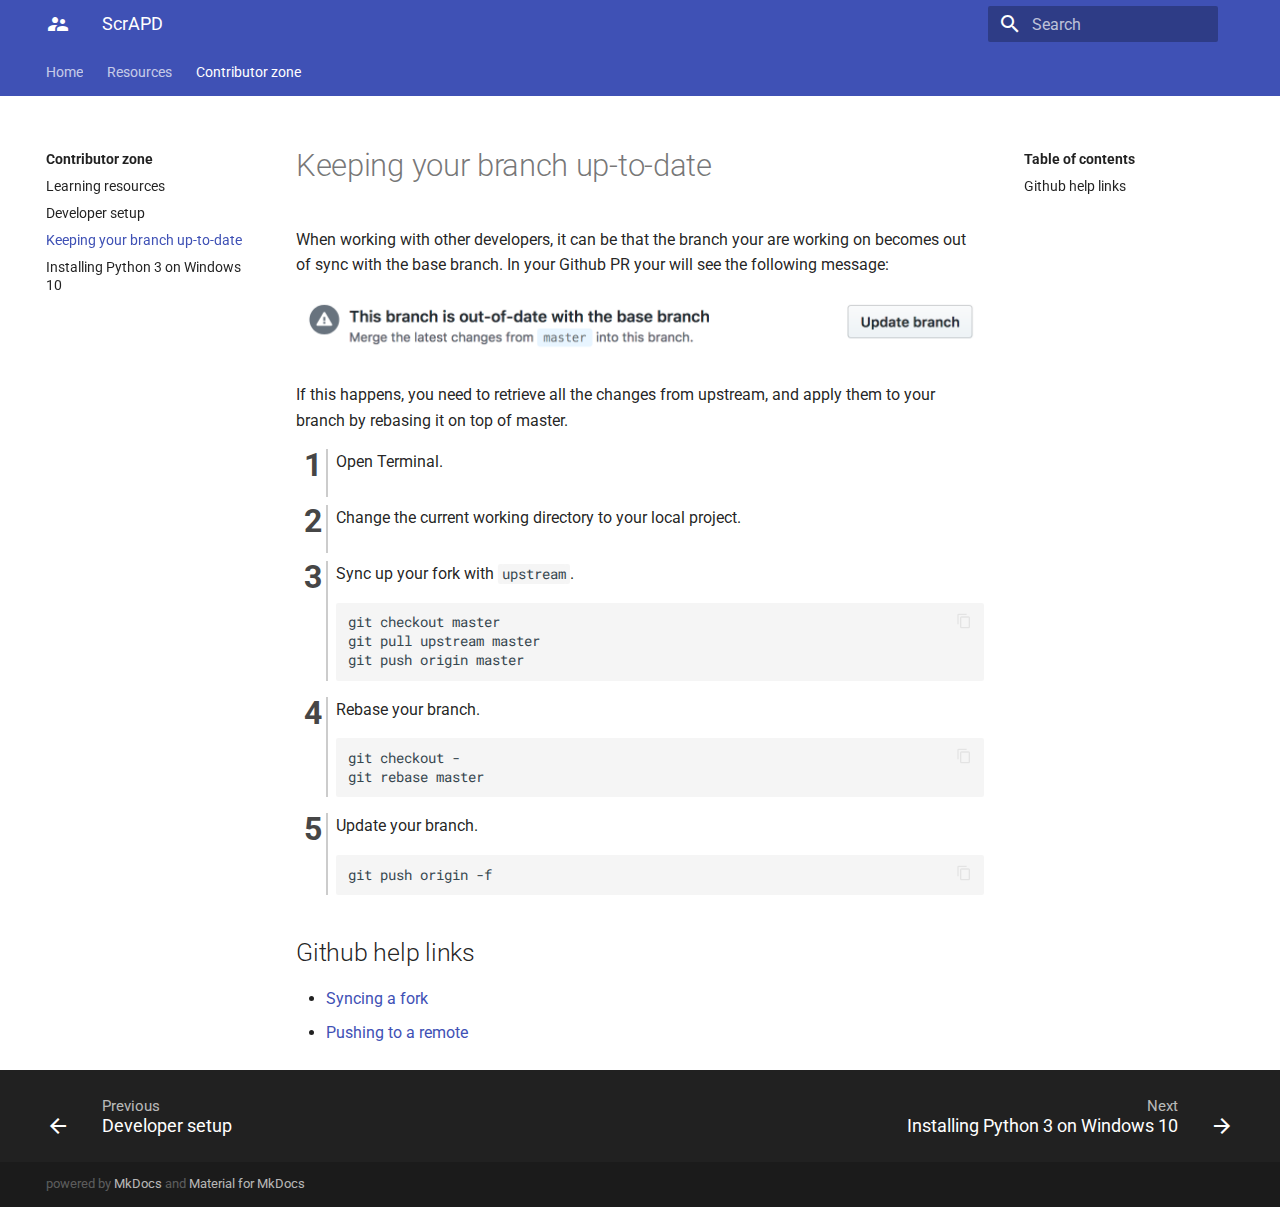
<file: guides/update-branch/index.html>
<!doctype html><html lang="en" class="no-js"><head><meta charset="utf-8"><meta name="viewport" content="width=device-width,initial-scale=1"><meta http-equiv="x-ua-compatible" content="ie=edge"><meta name="lang:clipboard.copy" content="Copy to clipboard"><meta name="lang:clipboard.copied" content="Copied to clipboard"><meta name="lang:search.language" content="en"><meta name="lang:search.pipeline.stopwords" content="True"><meta name="lang:search.pipeline.trimmer" content="True"><meta name="lang:search.result.none" content="No matching documents"><meta name="lang:search.result.one" content="1 matching document"><meta name="lang:search.result.other" content="# matching documents"><meta name="lang:search.tokenizer" content="[\s\-]+"><link rel="shortcut icon" href="../../img/favicon.ico"><meta name="generator" content="mkdocs-1.0.4, mkdocs-material-4.3.1"><title>Keeping your branch up-to-date - ScrAPD</title><link rel="stylesheet" href="../../assets/stylesheets/application.4031d38b.css"><link rel="stylesheet" href="../../assets/stylesheets/application-palette.224b79ff.css"><meta name="theme-color" content="#3f51b5"><script src="../../assets/javascripts/modernizr.74668098.js"></script><link href="https://fonts.gstatic.com" rel="preconnect" crossorigin><link rel="stylesheet" href="https://fonts.googleapis.com/css?family=Roboto:300,400,400i,700|Roboto+Mono&display=swap"><style>body,input{font-family:"Roboto","Helvetica Neue",Helvetica,Arial,sans-serif}code,kbd,pre{font-family:"Roboto Mono","Courier New",Courier,monospace}</style><link rel="stylesheet" href="../../assets/fonts/material-icons.css"><link rel="stylesheet" href="../../css/extra.css"></head><body dir="ltr" data-md-color-primary="indigo" data-md-color-accent="deep-purple,"><svg class="md-svg"><defs></defs></svg> <input class="md-toggle" data-md-toggle="drawer" type="checkbox" id="__drawer" autocomplete="off"> <input class="md-toggle" data-md-toggle="search" type="checkbox" id="__search" autocomplete="off"> <label class="md-overlay" data-md-component="overlay" for="__drawer"></label><a href="#keeping-your-branch-up-to-date" tabindex="1" class="md-skip">Skip to content </a><header class="md-header" data-md-component="header"><nav class="md-header-nav md-grid"><div class="md-flex"><div class="md-flex__cell md-flex__cell--shrink"><a href="../.." title="ScrAPD" class="md-header-nav__button md-logo"><i class="md-icon">supervisor_account</i></a></div><div class="md-flex__cell md-flex__cell--shrink"><label class="md-icon md-icon--menu md-header-nav__button" for="__drawer"></label></div><div class="md-flex__cell md-flex__cell--stretch"><div class="md-flex__ellipsis md-header-nav__title" data-md-component="title"><span class="md-header-nav__topic">ScrAPD</span><span class="md-header-nav__topic">Keeping your branch up-to-date</span></div></div><div class="md-flex__cell md-flex__cell--shrink"><label class="md-icon md-icon--search md-header-nav__button" for="__search"></label><div class="md-search" data-md-component="search" role="dialog"><label class="md-search__overlay" for="__search"></label><div class="md-search__inner" role="search"><form class="md-search__form" name="search"><input type="text" class="md-search__input" name="query" placeholder="Search" autocapitalize="off" autocorrect="off" autocomplete="off" spellcheck="false" data-md-component="query" data-md-state="active"> <label class="md-icon md-search__icon" for="__search"></label> <button type="reset" class="md-icon md-search__icon" data-md-component="reset" tabindex="-1">&#xE5CD;</button></form><div class="md-search__output"><div class="md-search__scrollwrap" data-md-scrollfix><div class="md-search-result" data-md-component="result"><div class="md-search-result__meta">Type to start searching</div><ol class="md-search-result__list"></ol></div></div></div></div></div></div></div></nav></header><div class="md-container"><nav class="md-tabs md-tabs--active" data-md-component="tabs"><div class="md-tabs__inner md-grid"><ul class="md-tabs__list"><li class="md-tabs__item"><a href="../.." title="Home" class="md-tabs__link">Home</a></li><li class="md-tabs__item"><a href="../../resources/design/" title="Resources" class="md-tabs__link">Resources</a></li><li class="md-tabs__item"><a href="../../learning/learning/" title="Contributor zone" class="md-tabs__link md-tabs__link--active">Contributor zone</a></li></ul></div></nav><main class="md-main"><div class="md-main__inner md-grid" data-md-component="container"><div class="md-sidebar md-sidebar--primary" data-md-component="navigation"><div class="md-sidebar__scrollwrap"><div class="md-sidebar__inner"><nav class="md-nav md-nav--primary" data-md-level="0"><label class="md-nav__title md-nav__title--site" for="__drawer"><a href="../.." title="ScrAPD" class="md-nav__button md-logo"><i class="md-icon">supervisor_account</i></a>ScrAPD</label><ul class="md-nav__list" data-md-scrollfix><li class="md-nav__item md-nav__item--nested"><input class="md-toggle md-nav__toggle" data-md-toggle="nav-1" type="checkbox" id="nav-1"><label class="md-nav__link" for="nav-1">Home</label><nav class="md-nav" data-md-component="collapsible" data-md-level="1"><label class="md-nav__title" for="nav-1">Home</label><ul class="md-nav__list" data-md-scrollfix><li class="md-nav__item"><a href="../.." title="ScrAPD" class="md-nav__link">ScrAPD</a></li><li class="md-nav__item"><a href="../../how-it-works/" title="How it works" class="md-nav__link">How it works</a></li><li class="md-nav__item"><a href="../../contributors/" title="Contributors" class="md-nav__link">Contributors</a></li><li class="md-nav__item"><a href="../../who-is-using-us/" title="Who is using us" class="md-nav__link">Who is using us</a></li></ul></nav></li><li class="md-nav__item md-nav__item--nested"><input class="md-toggle md-nav__toggle" data-md-toggle="nav-2" type="checkbox" id="nav-2"><label class="md-nav__link" for="nav-2">Resources</label><nav class="md-nav" data-md-component="collapsible" data-md-level="1"><label class="md-nav__title" for="nav-2">Resources</label><ul class="md-nav__list" data-md-scrollfix><li class="md-nav__item"><a href="../../resources/design/" title="Design" class="md-nav__link">Design</a></li><li class="md-nav__item"><a href="../../resources/other-cities/" title="Other Cities" class="md-nav__link">Other Cities</a></li><li class="md-nav__item"><a href="../../resources/statistics/" title="Statistics" class="md-nav__link">Statistics</a></li><li class="md-nav__item"><a href="../../resources/tools/" title="Tools" class="md-nav__link">Tools</a></li></ul></nav></li><li class="md-nav__item md-nav__item--active md-nav__item--nested"><input class="md-toggle md-nav__toggle" data-md-toggle="nav-3" type="checkbox" id="nav-3" checked><label class="md-nav__link" for="nav-3">Contributor zone</label><nav class="md-nav" data-md-component="collapsible" data-md-level="1"><label class="md-nav__title" for="nav-3">Contributor zone</label><ul class="md-nav__list" data-md-scrollfix><li class="md-nav__item"><a href="../../learning/learning/" title="Learning resources" class="md-nav__link">Learning resources</a></li><li class="md-nav__item"><a href="../../learning/developer/" title="Developer setup" class="md-nav__link">Developer setup</a></li><li class="md-nav__item md-nav__item--active"><input class="md-toggle md-nav__toggle" data-md-toggle="toc" type="checkbox" id="__toc"><label class="md-nav__link md-nav__link--active" for="__toc">Keeping your branch up-to-date</label><a href="./" title="Keeping your branch up-to-date" class="md-nav__link md-nav__link--active">Keeping your branch up-to-date</a><nav class="md-nav md-nav--secondary"><label class="md-nav__title" for="__toc">Table of contents</label><ul class="md-nav__list" data-md-scrollfix><li class="md-nav__item"><a href="#github-help-links" title="Github help links" class="md-nav__link">Github help links</a></li></ul></nav></li><li class="md-nav__item"><a href="../install-python-win/" title="Installing Python 3 on Windows 10" class="md-nav__link">Installing Python 3 on Windows 10</a></li></ul></nav></li></ul></nav></div></div></div><div class="md-sidebar md-sidebar--secondary" data-md-component="toc"><div class="md-sidebar__scrollwrap"><div class="md-sidebar__inner"><nav class="md-nav md-nav--secondary"><label class="md-nav__title" for="__toc">Table of contents</label><ul class="md-nav__list" data-md-scrollfix><li class="md-nav__item"><a href="#github-help-links" title="Github help links" class="md-nav__link">Github help links</a></li></ul></nav></div></div></div><div class="md-content"><article class="md-content__inner md-typeset"><h1 id="keeping-your-branch-up-to-date">Keeping your branch up-to-date<a class="headerlink" href="#keeping-your-branch-up-to-date" title="Permanent link">&para;</a></h1>
<p>When working with other developers, it can be that the branch your are working on becomes out of sync with the base
branch. In your Github PR your will see the following message:</p>
<p><img alt="out of date" src="../img/branch-out-of-date.png" /></p>
<p>If this happens, you need to retrieve all the changes from upstream, and apply them to your branch by rebasing it on top of master.</p>
<ol>
<li>
<p>Open Terminal.</p>
</li>
<li>
<p>Change the current working directory to your local project.</p>
</li>
<li>
<p>Sync up your fork with <code>upstream</code>.
<div class="codehilite"><pre><span></span>git checkout master
git pull upstream master
git push origin master
</pre></div></p>
</li>
<li>
<p>Rebase your branch.
<div class="codehilite"><pre><span></span>git checkout -
git rebase master
</pre></div></p>
</li>
<li>
<p>Update your branch.
<div class="codehilite"><pre><span></span>git push origin -f
</pre></div></p>
</li>
</ol>
<h2 id="github-help-links">Github help links<a class="headerlink" href="#github-help-links" title="Permanent link">&para;</a></h2>
<ul>
<li><a href="https://help.github.com/articles/syncing-a-fork/">Syncing a fork</a></li>
<li><a href="https://help.github.com/articles/pushing-to-a-remote/">Pushing to a remote</a></li>
</ul></article></div></div></main><footer class="md-footer"><div class="md-footer-nav"><nav class="md-footer-nav__inner md-grid"><a href="../../learning/developer/" title="Developer setup" class="md-flex md-footer-nav__link md-footer-nav__link--prev" rel="prev"><div class="md-flex__cell md-flex__cell--shrink"><i class="md-icon md-icon--arrow-back md-footer-nav__button"></i></div><div class="md-flex__cell md-flex__cell--stretch md-footer-nav__title"><span class="md-flex__ellipsis"><span class="md-footer-nav__direction">Previous</span>Developer setup</span></div></a><a href="../install-python-win/" title="Installing Python 3 on Windows 10" class="md-flex md-footer-nav__link md-footer-nav__link--next" rel="next"><div class="md-flex__cell md-flex__cell--stretch md-footer-nav__title"><span class="md-flex__ellipsis"><span class="md-footer-nav__direction">Next</span>Installing Python 3 on Windows 10</span></div><div class="md-flex__cell md-flex__cell--shrink"><i class="md-icon md-icon--arrow-forward md-footer-nav__button"></i></div></a></nav></div><div class="md-footer-meta md-typeset"><div class="md-footer-meta__inner md-grid"><div class="md-footer-copyright">powered by <a href="https://www.mkdocs.org">MkDocs</a> and <a href="https://squidfunk.github.io/mkdocs-material/">Material for MkDocs</a></div></div></div></footer></div><script src="../../assets/javascripts/application.b260a35d.js"></script><script>app.initialize({version:"1.0.4",url:{base:"../.."}})</script></body></html>
</file>
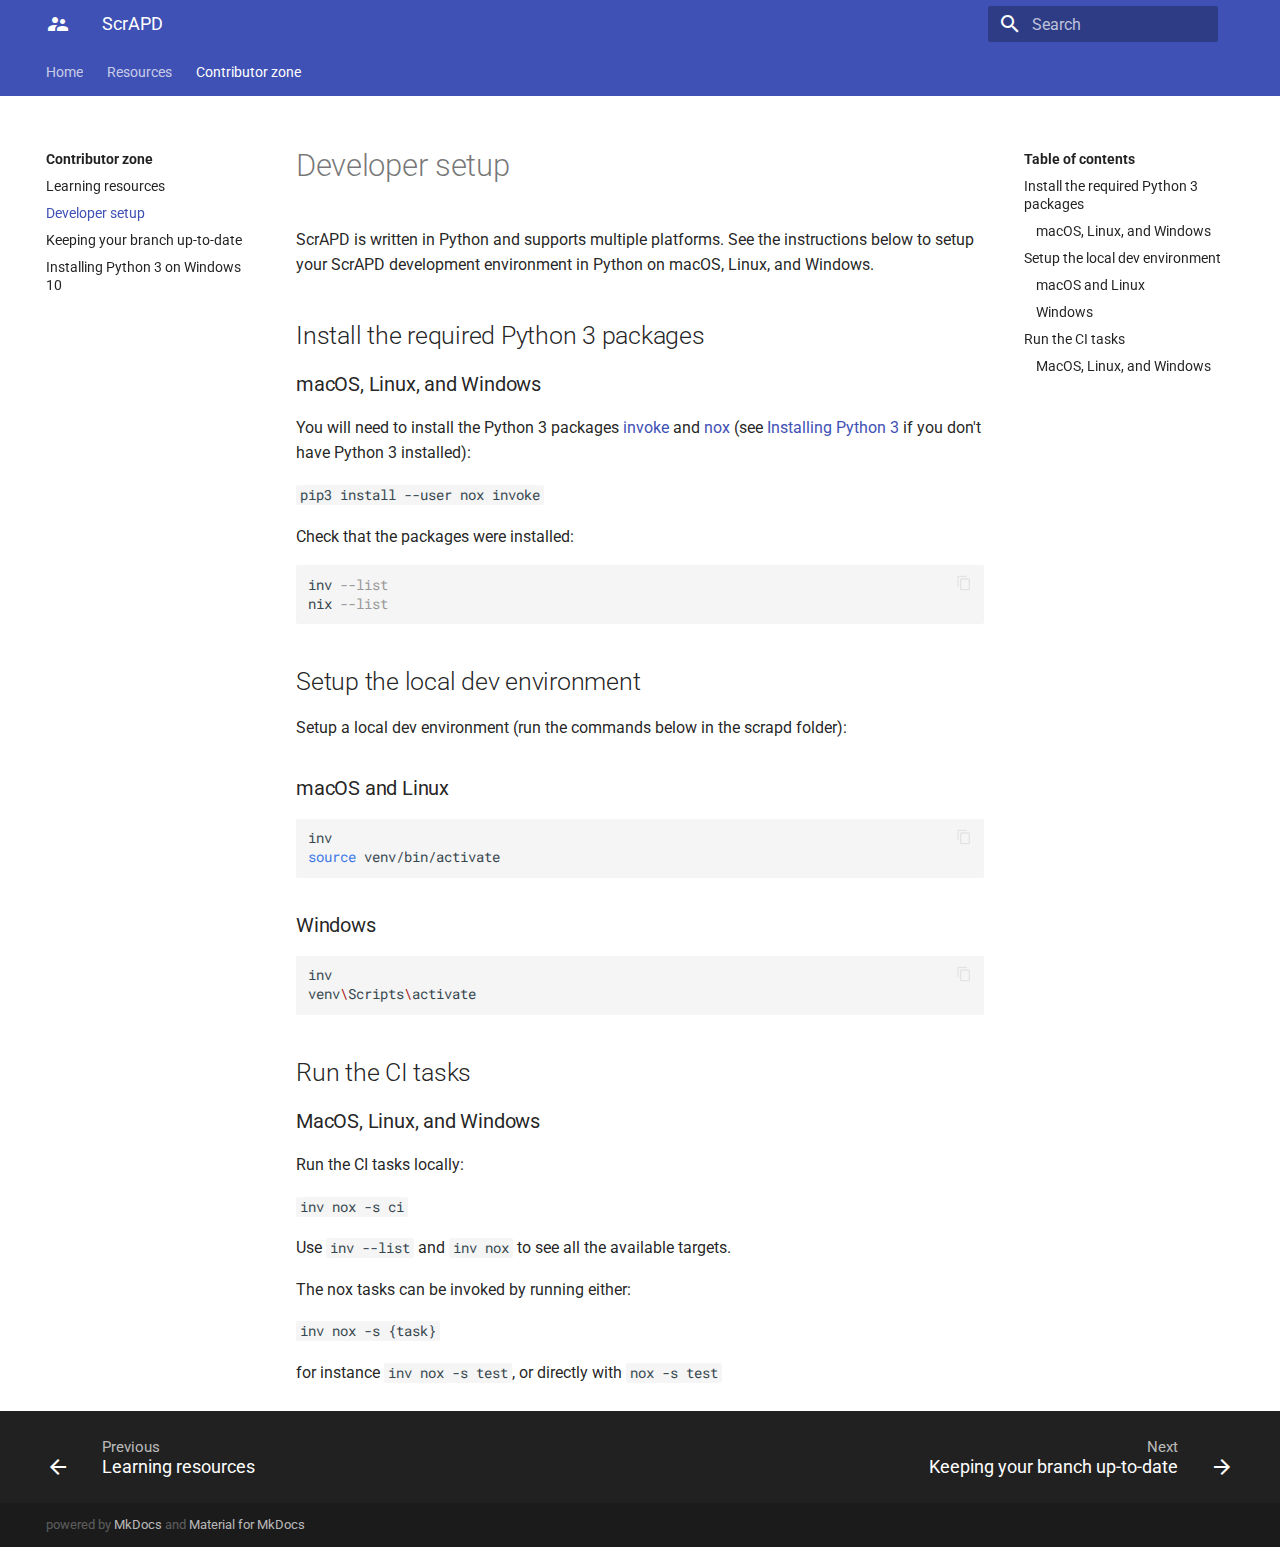
<file: learning/developer/index.html>
<!doctype html><html lang="en" class="no-js"><head><meta charset="utf-8"><meta name="viewport" content="width=device-width,initial-scale=1"><meta http-equiv="x-ua-compatible" content="ie=edge"><meta name="lang:clipboard.copy" content="Copy to clipboard"><meta name="lang:clipboard.copied" content="Copied to clipboard"><meta name="lang:search.language" content="en"><meta name="lang:search.pipeline.stopwords" content="True"><meta name="lang:search.pipeline.trimmer" content="True"><meta name="lang:search.result.none" content="No matching documents"><meta name="lang:search.result.one" content="1 matching document"><meta name="lang:search.result.other" content="# matching documents"><meta name="lang:search.tokenizer" content="[\s\-]+"><link rel="shortcut icon" href="../../img/favicon.ico"><meta name="generator" content="mkdocs-1.0.4, mkdocs-material-4.3.1"><title>Developer setup - ScrAPD</title><link rel="stylesheet" href="../../assets/stylesheets/application.4031d38b.css"><link rel="stylesheet" href="../../assets/stylesheets/application-palette.224b79ff.css"><meta name="theme-color" content="#3f51b5"><script src="../../assets/javascripts/modernizr.74668098.js"></script><link href="https://fonts.gstatic.com" rel="preconnect" crossorigin><link rel="stylesheet" href="https://fonts.googleapis.com/css?family=Roboto:300,400,400i,700|Roboto+Mono&display=swap"><style>body,input{font-family:"Roboto","Helvetica Neue",Helvetica,Arial,sans-serif}code,kbd,pre{font-family:"Roboto Mono","Courier New",Courier,monospace}</style><link rel="stylesheet" href="../../assets/fonts/material-icons.css"><link rel="stylesheet" href="../../css/extra.css"></head><body dir="ltr" data-md-color-primary="indigo" data-md-color-accent="deep-purple,"><svg class="md-svg"><defs></defs></svg> <input class="md-toggle" data-md-toggle="drawer" type="checkbox" id="__drawer" autocomplete="off"> <input class="md-toggle" data-md-toggle="search" type="checkbox" id="__search" autocomplete="off"> <label class="md-overlay" data-md-component="overlay" for="__drawer"></label><a href="#developer-setup" tabindex="1" class="md-skip">Skip to content </a><header class="md-header" data-md-component="header"><nav class="md-header-nav md-grid"><div class="md-flex"><div class="md-flex__cell md-flex__cell--shrink"><a href="../.." title="ScrAPD" class="md-header-nav__button md-logo"><i class="md-icon">supervisor_account</i></a></div><div class="md-flex__cell md-flex__cell--shrink"><label class="md-icon md-icon--menu md-header-nav__button" for="__drawer"></label></div><div class="md-flex__cell md-flex__cell--stretch"><div class="md-flex__ellipsis md-header-nav__title" data-md-component="title"><span class="md-header-nav__topic">ScrAPD</span><span class="md-header-nav__topic">Developer setup</span></div></div><div class="md-flex__cell md-flex__cell--shrink"><label class="md-icon md-icon--search md-header-nav__button" for="__search"></label><div class="md-search" data-md-component="search" role="dialog"><label class="md-search__overlay" for="__search"></label><div class="md-search__inner" role="search"><form class="md-search__form" name="search"><input type="text" class="md-search__input" name="query" placeholder="Search" autocapitalize="off" autocorrect="off" autocomplete="off" spellcheck="false" data-md-component="query" data-md-state="active"> <label class="md-icon md-search__icon" for="__search"></label> <button type="reset" class="md-icon md-search__icon" data-md-component="reset" tabindex="-1">&#xE5CD;</button></form><div class="md-search__output"><div class="md-search__scrollwrap" data-md-scrollfix><div class="md-search-result" data-md-component="result"><div class="md-search-result__meta">Type to start searching</div><ol class="md-search-result__list"></ol></div></div></div></div></div></div></div></nav></header><div class="md-container"><nav class="md-tabs md-tabs--active" data-md-component="tabs"><div class="md-tabs__inner md-grid"><ul class="md-tabs__list"><li class="md-tabs__item"><a href="../.." title="Home" class="md-tabs__link">Home</a></li><li class="md-tabs__item"><a href="../../resources/design/" title="Resources" class="md-tabs__link">Resources</a></li><li class="md-tabs__item"><a href="../learning/" title="Contributor zone" class="md-tabs__link md-tabs__link--active">Contributor zone</a></li></ul></div></nav><main class="md-main"><div class="md-main__inner md-grid" data-md-component="container"><div class="md-sidebar md-sidebar--primary" data-md-component="navigation"><div class="md-sidebar__scrollwrap"><div class="md-sidebar__inner"><nav class="md-nav md-nav--primary" data-md-level="0"><label class="md-nav__title md-nav__title--site" for="__drawer"><a href="../.." title="ScrAPD" class="md-nav__button md-logo"><i class="md-icon">supervisor_account</i></a>ScrAPD</label><ul class="md-nav__list" data-md-scrollfix><li class="md-nav__item md-nav__item--nested"><input class="md-toggle md-nav__toggle" data-md-toggle="nav-1" type="checkbox" id="nav-1"><label class="md-nav__link" for="nav-1">Home</label><nav class="md-nav" data-md-component="collapsible" data-md-level="1"><label class="md-nav__title" for="nav-1">Home</label><ul class="md-nav__list" data-md-scrollfix><li class="md-nav__item"><a href="../.." title="ScrAPD" class="md-nav__link">ScrAPD</a></li><li class="md-nav__item"><a href="../../how-it-works/" title="How it works" class="md-nav__link">How it works</a></li><li class="md-nav__item"><a href="../../contributors/" title="Contributors" class="md-nav__link">Contributors</a></li><li class="md-nav__item"><a href="../../who-is-using-us/" title="Who is using us" class="md-nav__link">Who is using us</a></li></ul></nav></li><li class="md-nav__item md-nav__item--nested"><input class="md-toggle md-nav__toggle" data-md-toggle="nav-2" type="checkbox" id="nav-2"><label class="md-nav__link" for="nav-2">Resources</label><nav class="md-nav" data-md-component="collapsible" data-md-level="1"><label class="md-nav__title" for="nav-2">Resources</label><ul class="md-nav__list" data-md-scrollfix><li class="md-nav__item"><a href="../../resources/design/" title="Design" class="md-nav__link">Design</a></li><li class="md-nav__item"><a href="../../resources/other-cities/" title="Other Cities" class="md-nav__link">Other Cities</a></li><li class="md-nav__item"><a href="../../resources/statistics/" title="Statistics" class="md-nav__link">Statistics</a></li><li class="md-nav__item"><a href="../../resources/tools/" title="Tools" class="md-nav__link">Tools</a></li></ul></nav></li><li class="md-nav__item md-nav__item--active md-nav__item--nested"><input class="md-toggle md-nav__toggle" data-md-toggle="nav-3" type="checkbox" id="nav-3" checked><label class="md-nav__link" for="nav-3">Contributor zone</label><nav class="md-nav" data-md-component="collapsible" data-md-level="1"><label class="md-nav__title" for="nav-3">Contributor zone</label><ul class="md-nav__list" data-md-scrollfix><li class="md-nav__item"><a href="../learning/" title="Learning resources" class="md-nav__link">Learning resources</a></li><li class="md-nav__item md-nav__item--active"><input class="md-toggle md-nav__toggle" data-md-toggle="toc" type="checkbox" id="__toc"><label class="md-nav__link md-nav__link--active" for="__toc">Developer setup</label><a href="./" title="Developer setup" class="md-nav__link md-nav__link--active">Developer setup</a><nav class="md-nav md-nav--secondary"><label class="md-nav__title" for="__toc">Table of contents</label><ul class="md-nav__list" data-md-scrollfix><li class="md-nav__item"><a href="#install-the-required-python-3-packages" title="Install the required Python 3 packages" class="md-nav__link">Install the required Python 3 packages</a><nav class="md-nav"><ul class="md-nav__list"><li class="md-nav__item"><a href="#macos-linux-and-windows" title="macOS, Linux, and Windows" class="md-nav__link">macOS, Linux, and Windows</a></li></ul></nav></li><li class="md-nav__item"><a href="#setup-the-local-dev-environment" title="Setup the local dev environment" class="md-nav__link">Setup the local dev environment</a><nav class="md-nav"><ul class="md-nav__list"><li class="md-nav__item"><a href="#macos-and-linux" title="macOS and Linux" class="md-nav__link">macOS and Linux</a></li><li class="md-nav__item"><a href="#windows" title="Windows" class="md-nav__link">Windows</a></li></ul></nav></li><li class="md-nav__item"><a href="#run-the-ci-tasks" title="Run the CI tasks" class="md-nav__link">Run the CI tasks</a><nav class="md-nav"><ul class="md-nav__list"><li class="md-nav__item"><a href="#macos-linux-and-windows_1" title="MacOS, Linux, and Windows" class="md-nav__link">MacOS, Linux, and Windows</a></li></ul></nav></li></ul></nav></li><li class="md-nav__item"><a href="../../guides/update-branch/" title="Keeping your branch up-to-date" class="md-nav__link">Keeping your branch up-to-date</a></li><li class="md-nav__item"><a href="../../guides/install-python-win/" title="Installing Python 3 on Windows 10" class="md-nav__link">Installing Python 3 on Windows 10</a></li></ul></nav></li></ul></nav></div></div></div><div class="md-sidebar md-sidebar--secondary" data-md-component="toc"><div class="md-sidebar__scrollwrap"><div class="md-sidebar__inner"><nav class="md-nav md-nav--secondary"><label class="md-nav__title" for="__toc">Table of contents</label><ul class="md-nav__list" data-md-scrollfix><li class="md-nav__item"><a href="#install-the-required-python-3-packages" title="Install the required Python 3 packages" class="md-nav__link">Install the required Python 3 packages</a><nav class="md-nav"><ul class="md-nav__list"><li class="md-nav__item"><a href="#macos-linux-and-windows" title="macOS, Linux, and Windows" class="md-nav__link">macOS, Linux, and Windows</a></li></ul></nav></li><li class="md-nav__item"><a href="#setup-the-local-dev-environment" title="Setup the local dev environment" class="md-nav__link">Setup the local dev environment</a><nav class="md-nav"><ul class="md-nav__list"><li class="md-nav__item"><a href="#macos-and-linux" title="macOS and Linux" class="md-nav__link">macOS and Linux</a></li><li class="md-nav__item"><a href="#windows" title="Windows" class="md-nav__link">Windows</a></li></ul></nav></li><li class="md-nav__item"><a href="#run-the-ci-tasks" title="Run the CI tasks" class="md-nav__link">Run the CI tasks</a><nav class="md-nav"><ul class="md-nav__list"><li class="md-nav__item"><a href="#macos-linux-and-windows_1" title="MacOS, Linux, and Windows" class="md-nav__link">MacOS, Linux, and Windows</a></li></ul></nav></li></ul></nav></div></div></div><div class="md-content"><article class="md-content__inner md-typeset"><h1 id="developer-setup">Developer setup<a class="headerlink" href="#developer-setup" title="Permanent link">&para;</a></h1>
<p>ScrAPD is written in Python and supports multiple platforms. See the instructions below to setup your ScrAPD development environment in Python on macOS, Linux, and Windows.</p>
<h2 id="install-the-required-python-3-packages">Install the required Python 3 packages<a class="headerlink" href="#install-the-required-python-3-packages" title="Permanent link">&para;</a></h2>
<h3 id="macos-linux-and-windows">macOS, Linux, and Windows<a class="headerlink" href="#macos-linux-and-windows" title="Permanent link">&para;</a></h3>
<p>You will need to install the Python 3 packages <a href="https://docs.pyinvoke.org/">invoke</a> and <a href="https://nox.thea.codes/">nox</a> (see <a href="https://docs.scrapd.org/learning/learning">Installing Python 3</a> if you don't have Python 3 installed):</p>
<p><code>pip3 install --user nox invoke</code></p>
<p>Check that the packages were installed:</p>
<div class="codehilite"><pre><span></span><span class="n">inv</span> <span class="c1">--list</span>
<span class="n">nix</span> <span class="c1">--list</span>
</pre></div>


<h2 id="setup-the-local-dev-environment">Setup the local dev environment<a class="headerlink" href="#setup-the-local-dev-environment" title="Permanent link">&para;</a></h2>
<p>Setup a local dev environment (run the commands below in the scrapd folder):</p>
<h3 id="macos-and-linux">macOS and Linux<a class="headerlink" href="#macos-and-linux" title="Permanent link">&para;</a></h3>
<div class="codehilite"><pre><span></span><span class="n">inv</span>
<span class="k">source</span> <span class="n">venv</span><span class="o">/</span><span class="n">bin</span><span class="o">/</span><span class="n">activate</span>
</pre></div>


<h3 id="windows">Windows<a class="headerlink" href="#windows" title="Permanent link">&para;</a></h3>
<div class="codehilite"><pre><span></span><span class="n">inv</span>
<span class="n">venv</span><span class="err">\</span><span class="n">Scripts</span><span class="err">\</span><span class="n">activate</span>
</pre></div>


<h2 id="run-the-ci-tasks">Run the CI tasks<a class="headerlink" href="#run-the-ci-tasks" title="Permanent link">&para;</a></h2>
<h3 id="macos-linux-and-windows_1">MacOS, Linux, and Windows<a class="headerlink" href="#macos-linux-and-windows_1" title="Permanent link">&para;</a></h3>
<p>Run the CI tasks locally:</p>
<p><code>inv nox -s ci</code></p>
<p>Use <code>inv --list</code> and <code>inv nox</code> to see all the available targets.</p>
<p>The nox tasks can be invoked by running either:</p>
<p><code>inv nox -s {task}</code></p>
<p>for instance <code>inv nox -s test</code>, or directly with <code>nox -s test</code></p></article></div></div></main><footer class="md-footer"><div class="md-footer-nav"><nav class="md-footer-nav__inner md-grid"><a href="../learning/" title="Learning resources" class="md-flex md-footer-nav__link md-footer-nav__link--prev" rel="prev"><div class="md-flex__cell md-flex__cell--shrink"><i class="md-icon md-icon--arrow-back md-footer-nav__button"></i></div><div class="md-flex__cell md-flex__cell--stretch md-footer-nav__title"><span class="md-flex__ellipsis"><span class="md-footer-nav__direction">Previous</span>Learning resources</span></div></a><a href="../../guides/update-branch/" title="Keeping your branch up-to-date" class="md-flex md-footer-nav__link md-footer-nav__link--next" rel="next"><div class="md-flex__cell md-flex__cell--stretch md-footer-nav__title"><span class="md-flex__ellipsis"><span class="md-footer-nav__direction">Next</span>Keeping your branch up-to-date</span></div><div class="md-flex__cell md-flex__cell--shrink"><i class="md-icon md-icon--arrow-forward md-footer-nav__button"></i></div></a></nav></div><div class="md-footer-meta md-typeset"><div class="md-footer-meta__inner md-grid"><div class="md-footer-copyright">powered by <a href="https://www.mkdocs.org">MkDocs</a> and <a href="https://squidfunk.github.io/mkdocs-material/">Material for MkDocs</a></div></div></div></footer></div><script src="../../assets/javascripts/application.b260a35d.js"></script><script>app.initialize({version:"1.0.4",url:{base:"../.."}})</script></body></html>
</file>
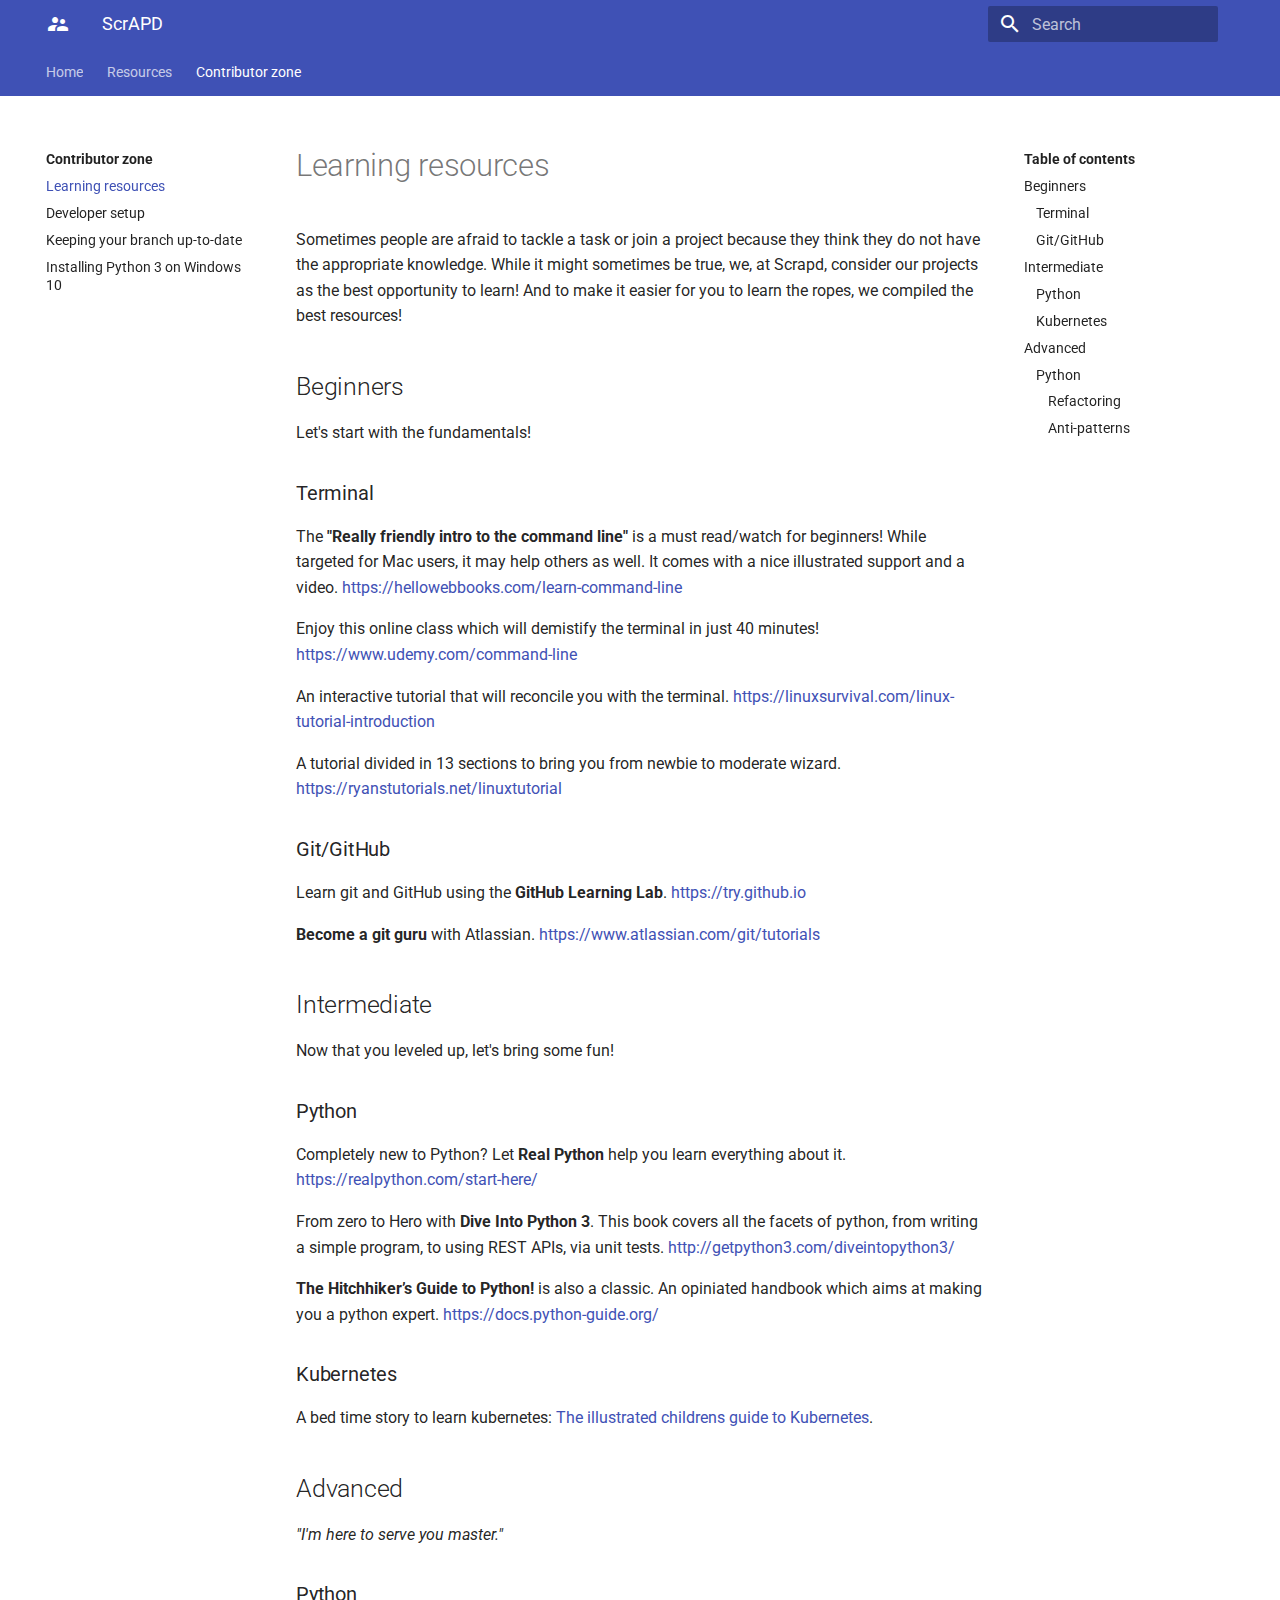
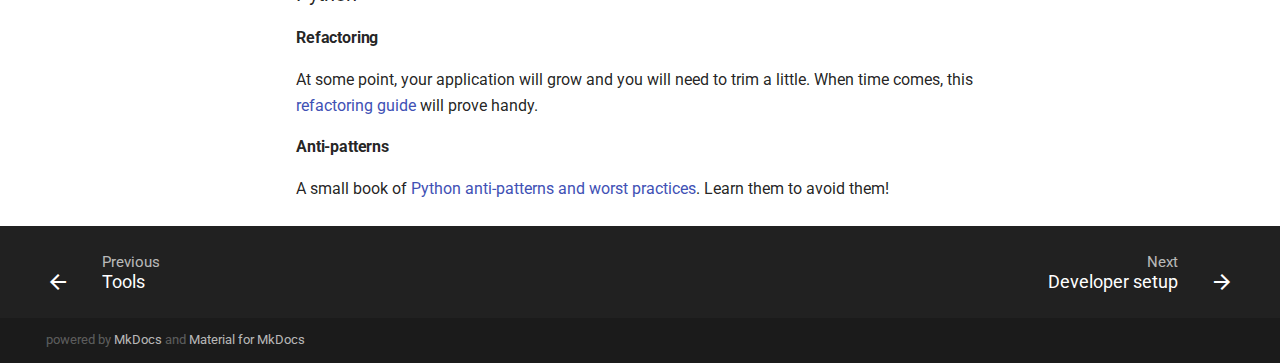
<file: learning/learning/index.html>
<!doctype html><html lang="en" class="no-js"><head><meta charset="utf-8"><meta name="viewport" content="width=device-width,initial-scale=1"><meta http-equiv="x-ua-compatible" content="ie=edge"><meta name="lang:clipboard.copy" content="Copy to clipboard"><meta name="lang:clipboard.copied" content="Copied to clipboard"><meta name="lang:search.language" content="en"><meta name="lang:search.pipeline.stopwords" content="True"><meta name="lang:search.pipeline.trimmer" content="True"><meta name="lang:search.result.none" content="No matching documents"><meta name="lang:search.result.one" content="1 matching document"><meta name="lang:search.result.other" content="# matching documents"><meta name="lang:search.tokenizer" content="[\s\-]+"><link rel="shortcut icon" href="../../img/favicon.ico"><meta name="generator" content="mkdocs-1.0.4, mkdocs-material-4.3.1"><title>Learning resources - ScrAPD</title><link rel="stylesheet" href="../../assets/stylesheets/application.4031d38b.css"><link rel="stylesheet" href="../../assets/stylesheets/application-palette.224b79ff.css"><meta name="theme-color" content="#3f51b5"><script src="../../assets/javascripts/modernizr.74668098.js"></script><link href="https://fonts.gstatic.com" rel="preconnect" crossorigin><link rel="stylesheet" href="https://fonts.googleapis.com/css?family=Roboto:300,400,400i,700|Roboto+Mono&display=swap"><style>body,input{font-family:"Roboto","Helvetica Neue",Helvetica,Arial,sans-serif}code,kbd,pre{font-family:"Roboto Mono","Courier New",Courier,monospace}</style><link rel="stylesheet" href="../../assets/fonts/material-icons.css"><link rel="stylesheet" href="../../css/extra.css"></head><body dir="ltr" data-md-color-primary="indigo" data-md-color-accent="deep-purple,"><svg class="md-svg"><defs></defs></svg> <input class="md-toggle" data-md-toggle="drawer" type="checkbox" id="__drawer" autocomplete="off"> <input class="md-toggle" data-md-toggle="search" type="checkbox" id="__search" autocomplete="off"> <label class="md-overlay" data-md-component="overlay" for="__drawer"></label><a href="#learning-resources" tabindex="1" class="md-skip">Skip to content </a><header class="md-header" data-md-component="header"><nav class="md-header-nav md-grid"><div class="md-flex"><div class="md-flex__cell md-flex__cell--shrink"><a href="../.." title="ScrAPD" class="md-header-nav__button md-logo"><i class="md-icon">supervisor_account</i></a></div><div class="md-flex__cell md-flex__cell--shrink"><label class="md-icon md-icon--menu md-header-nav__button" for="__drawer"></label></div><div class="md-flex__cell md-flex__cell--stretch"><div class="md-flex__ellipsis md-header-nav__title" data-md-component="title"><span class="md-header-nav__topic">ScrAPD</span><span class="md-header-nav__topic">Learning resources</span></div></div><div class="md-flex__cell md-flex__cell--shrink"><label class="md-icon md-icon--search md-header-nav__button" for="__search"></label><div class="md-search" data-md-component="search" role="dialog"><label class="md-search__overlay" for="__search"></label><div class="md-search__inner" role="search"><form class="md-search__form" name="search"><input type="text" class="md-search__input" name="query" placeholder="Search" autocapitalize="off" autocorrect="off" autocomplete="off" spellcheck="false" data-md-component="query" data-md-state="active"> <label class="md-icon md-search__icon" for="__search"></label> <button type="reset" class="md-icon md-search__icon" data-md-component="reset" tabindex="-1">&#xE5CD;</button></form><div class="md-search__output"><div class="md-search__scrollwrap" data-md-scrollfix><div class="md-search-result" data-md-component="result"><div class="md-search-result__meta">Type to start searching</div><ol class="md-search-result__list"></ol></div></div></div></div></div></div></div></nav></header><div class="md-container"><nav class="md-tabs md-tabs--active" data-md-component="tabs"><div class="md-tabs__inner md-grid"><ul class="md-tabs__list"><li class="md-tabs__item"><a href="../.." title="Home" class="md-tabs__link">Home</a></li><li class="md-tabs__item"><a href="../../resources/design/" title="Resources" class="md-tabs__link">Resources</a></li><li class="md-tabs__item"><a href="./" title="Contributor zone" class="md-tabs__link md-tabs__link--active">Contributor zone</a></li></ul></div></nav><main class="md-main"><div class="md-main__inner md-grid" data-md-component="container"><div class="md-sidebar md-sidebar--primary" data-md-component="navigation"><div class="md-sidebar__scrollwrap"><div class="md-sidebar__inner"><nav class="md-nav md-nav--primary" data-md-level="0"><label class="md-nav__title md-nav__title--site" for="__drawer"><a href="../.." title="ScrAPD" class="md-nav__button md-logo"><i class="md-icon">supervisor_account</i></a>ScrAPD</label><ul class="md-nav__list" data-md-scrollfix><li class="md-nav__item md-nav__item--nested"><input class="md-toggle md-nav__toggle" data-md-toggle="nav-1" type="checkbox" id="nav-1"><label class="md-nav__link" for="nav-1">Home</label><nav class="md-nav" data-md-component="collapsible" data-md-level="1"><label class="md-nav__title" for="nav-1">Home</label><ul class="md-nav__list" data-md-scrollfix><li class="md-nav__item"><a href="../.." title="ScrAPD" class="md-nav__link">ScrAPD</a></li><li class="md-nav__item"><a href="../../how-it-works/" title="How it works" class="md-nav__link">How it works</a></li><li class="md-nav__item"><a href="../../contributors/" title="Contributors" class="md-nav__link">Contributors</a></li><li class="md-nav__item"><a href="../../who-is-using-us/" title="Who is using us" class="md-nav__link">Who is using us</a></li></ul></nav></li><li class="md-nav__item md-nav__item--nested"><input class="md-toggle md-nav__toggle" data-md-toggle="nav-2" type="checkbox" id="nav-2"><label class="md-nav__link" for="nav-2">Resources</label><nav class="md-nav" data-md-component="collapsible" data-md-level="1"><label class="md-nav__title" for="nav-2">Resources</label><ul class="md-nav__list" data-md-scrollfix><li class="md-nav__item"><a href="../../resources/design/" title="Design" class="md-nav__link">Design</a></li><li class="md-nav__item"><a href="../../resources/other-cities/" title="Other Cities" class="md-nav__link">Other Cities</a></li><li class="md-nav__item"><a href="../../resources/statistics/" title="Statistics" class="md-nav__link">Statistics</a></li><li class="md-nav__item"><a href="../../resources/tools/" title="Tools" class="md-nav__link">Tools</a></li></ul></nav></li><li class="md-nav__item md-nav__item--active md-nav__item--nested"><input class="md-toggle md-nav__toggle" data-md-toggle="nav-3" type="checkbox" id="nav-3" checked><label class="md-nav__link" for="nav-3">Contributor zone</label><nav class="md-nav" data-md-component="collapsible" data-md-level="1"><label class="md-nav__title" for="nav-3">Contributor zone</label><ul class="md-nav__list" data-md-scrollfix><li class="md-nav__item md-nav__item--active"><input class="md-toggle md-nav__toggle" data-md-toggle="toc" type="checkbox" id="__toc"><label class="md-nav__link md-nav__link--active" for="__toc">Learning resources</label><a href="./" title="Learning resources" class="md-nav__link md-nav__link--active">Learning resources</a><nav class="md-nav md-nav--secondary"><label class="md-nav__title" for="__toc">Table of contents</label><ul class="md-nav__list" data-md-scrollfix><li class="md-nav__item"><a href="#beginners" title="Beginners" class="md-nav__link">Beginners</a><nav class="md-nav"><ul class="md-nav__list"><li class="md-nav__item"><a href="#terminal" title="Terminal" class="md-nav__link">Terminal</a></li><li class="md-nav__item"><a href="#gitgithub" title="Git/GitHub" class="md-nav__link">Git/GitHub</a></li></ul></nav></li><li class="md-nav__item"><a href="#intermediate" title="Intermediate" class="md-nav__link">Intermediate</a><nav class="md-nav"><ul class="md-nav__list"><li class="md-nav__item"><a href="#python" title="Python" class="md-nav__link">Python</a></li><li class="md-nav__item"><a href="#kubernetes" title="Kubernetes" class="md-nav__link">Kubernetes</a></li></ul></nav></li><li class="md-nav__item"><a href="#advanced" title="Advanced" class="md-nav__link">Advanced</a><nav class="md-nav"><ul class="md-nav__list"><li class="md-nav__item"><a href="#python_1" title="Python" class="md-nav__link">Python</a><nav class="md-nav"><ul class="md-nav__list"><li class="md-nav__item"><a href="#refactoring" title="Refactoring" class="md-nav__link">Refactoring</a></li><li class="md-nav__item"><a href="#anti-patterns" title="Anti-patterns" class="md-nav__link">Anti-patterns</a></li></ul></nav></li></ul></nav></li></ul></nav></li><li class="md-nav__item"><a href="../developer/" title="Developer setup" class="md-nav__link">Developer setup</a></li><li class="md-nav__item"><a href="../../guides/update-branch/" title="Keeping your branch up-to-date" class="md-nav__link">Keeping your branch up-to-date</a></li><li class="md-nav__item"><a href="../../guides/install-python-win/" title="Installing Python 3 on Windows 10" class="md-nav__link">Installing Python 3 on Windows 10</a></li></ul></nav></li></ul></nav></div></div></div><div class="md-sidebar md-sidebar--secondary" data-md-component="toc"><div class="md-sidebar__scrollwrap"><div class="md-sidebar__inner"><nav class="md-nav md-nav--secondary"><label class="md-nav__title" for="__toc">Table of contents</label><ul class="md-nav__list" data-md-scrollfix><li class="md-nav__item"><a href="#beginners" title="Beginners" class="md-nav__link">Beginners</a><nav class="md-nav"><ul class="md-nav__list"><li class="md-nav__item"><a href="#terminal" title="Terminal" class="md-nav__link">Terminal</a></li><li class="md-nav__item"><a href="#gitgithub" title="Git/GitHub" class="md-nav__link">Git/GitHub</a></li></ul></nav></li><li class="md-nav__item"><a href="#intermediate" title="Intermediate" class="md-nav__link">Intermediate</a><nav class="md-nav"><ul class="md-nav__list"><li class="md-nav__item"><a href="#python" title="Python" class="md-nav__link">Python</a></li><li class="md-nav__item"><a href="#kubernetes" title="Kubernetes" class="md-nav__link">Kubernetes</a></li></ul></nav></li><li class="md-nav__item"><a href="#advanced" title="Advanced" class="md-nav__link">Advanced</a><nav class="md-nav"><ul class="md-nav__list"><li class="md-nav__item"><a href="#python_1" title="Python" class="md-nav__link">Python</a><nav class="md-nav"><ul class="md-nav__list"><li class="md-nav__item"><a href="#refactoring" title="Refactoring" class="md-nav__link">Refactoring</a></li><li class="md-nav__item"><a href="#anti-patterns" title="Anti-patterns" class="md-nav__link">Anti-patterns</a></li></ul></nav></li></ul></nav></li></ul></nav></div></div></div><div class="md-content"><article class="md-content__inner md-typeset"><h1 id="learning-resources">Learning resources<a class="headerlink" href="#learning-resources" title="Permanent link">&para;</a></h1>
<p>Sometimes people are afraid to tackle a task or join a project because they think they do not have the appropriate
knowledge. While it might sometimes be true, we, at Scrapd, consider our projects as the best opportunity to
learn! And to make it easier for you to learn the ropes, we compiled the best resources!</p>
<h2 id="beginners">Beginners<a class="headerlink" href="#beginners" title="Permanent link">&para;</a></h2>
<p>Let's start with the fundamentals!</p>
<h3 id="terminal">Terminal<a class="headerlink" href="#terminal" title="Permanent link">&para;</a></h3>
<p>The <strong>"Really friendly intro to the command line"</strong> is a must read/watch for beginners! While targeted for Mac users,
it may help others as well. It comes with a nice illustrated support and a video.
<a href="https://hellowebbooks.com/learn-command-line">https://hellowebbooks.com/learn-command-line</a></p>
<p>Enjoy this online class which will demistify the terminal in just 40 minutes!  <a href="https://www.udemy.com/command-line">https://www.udemy.com/command-line</a></p>
<p>An interactive tutorial that will reconcile you with the terminal.
<a href="https://linuxsurvival.com/linux-tutorial-introduction">https://linuxsurvival.com/linux-tutorial-introduction</a></p>
<p>A tutorial divided in 13 sections to bring you from newbie to moderate wizard.
<a href="https://ryanstutorials.net/linuxtutorial">https://ryanstutorials.net/linuxtutorial</a></p>
<h3 id="gitgithub">Git/GitHub<a class="headerlink" href="#gitgithub" title="Permanent link">&para;</a></h3>
<p>Learn git and GitHub using the <strong>GitHub Learning Lab</strong>. <a href="https://try.github.io">https://try.github.io</a></p>
<p><strong>Become a git guru</strong> with Atlassian. <a href="https://www.atlassian.com/git/tutorials">https://www.atlassian.com/git/tutorials</a></p>
<h2 id="intermediate">Intermediate<a class="headerlink" href="#intermediate" title="Permanent link">&para;</a></h2>
<p>Now that you leveled up, let's bring some fun!</p>
<h3 id="python">Python<a class="headerlink" href="#python" title="Permanent link">&para;</a></h3>
<p>Completely new to Python? Let <strong>Real Python</strong> help you learn everything about it.
<a href="https://realpython.com/start-here/">https://realpython.com/start-here/</a></p>
<p>From zero to Hero with <strong>Dive Into Python 3</strong>. This book covers all the facets of python, from writing a simple program,
to using REST APIs, via unit tests. <a href="http://getpython3.com/diveintopython3/">http://getpython3.com/diveintopython3/</a></p>
<p><strong>The Hitchhiker’s Guide to Python!</strong> is also a classic. An opiniated handbook which aims at making you a python expert.
<a href="https://docs.python-guide.org/">https://docs.python-guide.org/</a></p>
<h3 id="kubernetes">Kubernetes<a class="headerlink" href="#kubernetes" title="Permanent link">&para;</a></h3>
<p>A bed time story to learn kubernetes: <a href="https://cdn.chrisshort.net/The-Illustrated-Childrens-Guide-to-Kubernetes.pdf">The illustrated childrens guide to Kubernetes</a>.</p>
<h2 id="advanced">Advanced<a class="headerlink" href="#advanced" title="Permanent link">&para;</a></h2>
<p><em>"I'm here to serve you master."</em></p>
<h3 id="python_1">Python<a class="headerlink" href="#python_1" title="Permanent link">&para;</a></h3>
<h4 id="refactoring">Refactoring<a class="headerlink" href="#refactoring" title="Permanent link">&para;</a></h4>
<p>At some point, your application will grow and you will need to trim a little. When time comes, this <a href="https://realpython.com/python-refactoring/">refactoring guide</a> will prove handy.</p>
<h4 id="anti-patterns">Anti-patterns<a class="headerlink" href="#anti-patterns" title="Permanent link">&para;</a></h4>
<p>A small book of <a href="https://docs.quantifiedcode.com/python-anti-patterns/">Python anti-patterns and worst practices</a>. Learn them to avoid them!</p></article></div></div></main><footer class="md-footer"><div class="md-footer-nav"><nav class="md-footer-nav__inner md-grid"><a href="../../resources/tools/" title="Tools" class="md-flex md-footer-nav__link md-footer-nav__link--prev" rel="prev"><div class="md-flex__cell md-flex__cell--shrink"><i class="md-icon md-icon--arrow-back md-footer-nav__button"></i></div><div class="md-flex__cell md-flex__cell--stretch md-footer-nav__title"><span class="md-flex__ellipsis"><span class="md-footer-nav__direction">Previous</span>Tools</span></div></a><a href="../developer/" title="Developer setup" class="md-flex md-footer-nav__link md-footer-nav__link--next" rel="next"><div class="md-flex__cell md-flex__cell--stretch md-footer-nav__title"><span class="md-flex__ellipsis"><span class="md-footer-nav__direction">Next</span>Developer setup</span></div><div class="md-flex__cell md-flex__cell--shrink"><i class="md-icon md-icon--arrow-forward md-footer-nav__button"></i></div></a></nav></div><div class="md-footer-meta md-typeset"><div class="md-footer-meta__inner md-grid"><div class="md-footer-copyright">powered by <a href="https://www.mkdocs.org">MkDocs</a> and <a href="https://squidfunk.github.io/mkdocs-material/">Material for MkDocs</a></div></div></div></footer></div><script src="../../assets/javascripts/application.b260a35d.js"></script><script>app.initialize({version:"1.0.4",url:{base:"../.."}})</script></body></html>
</file>
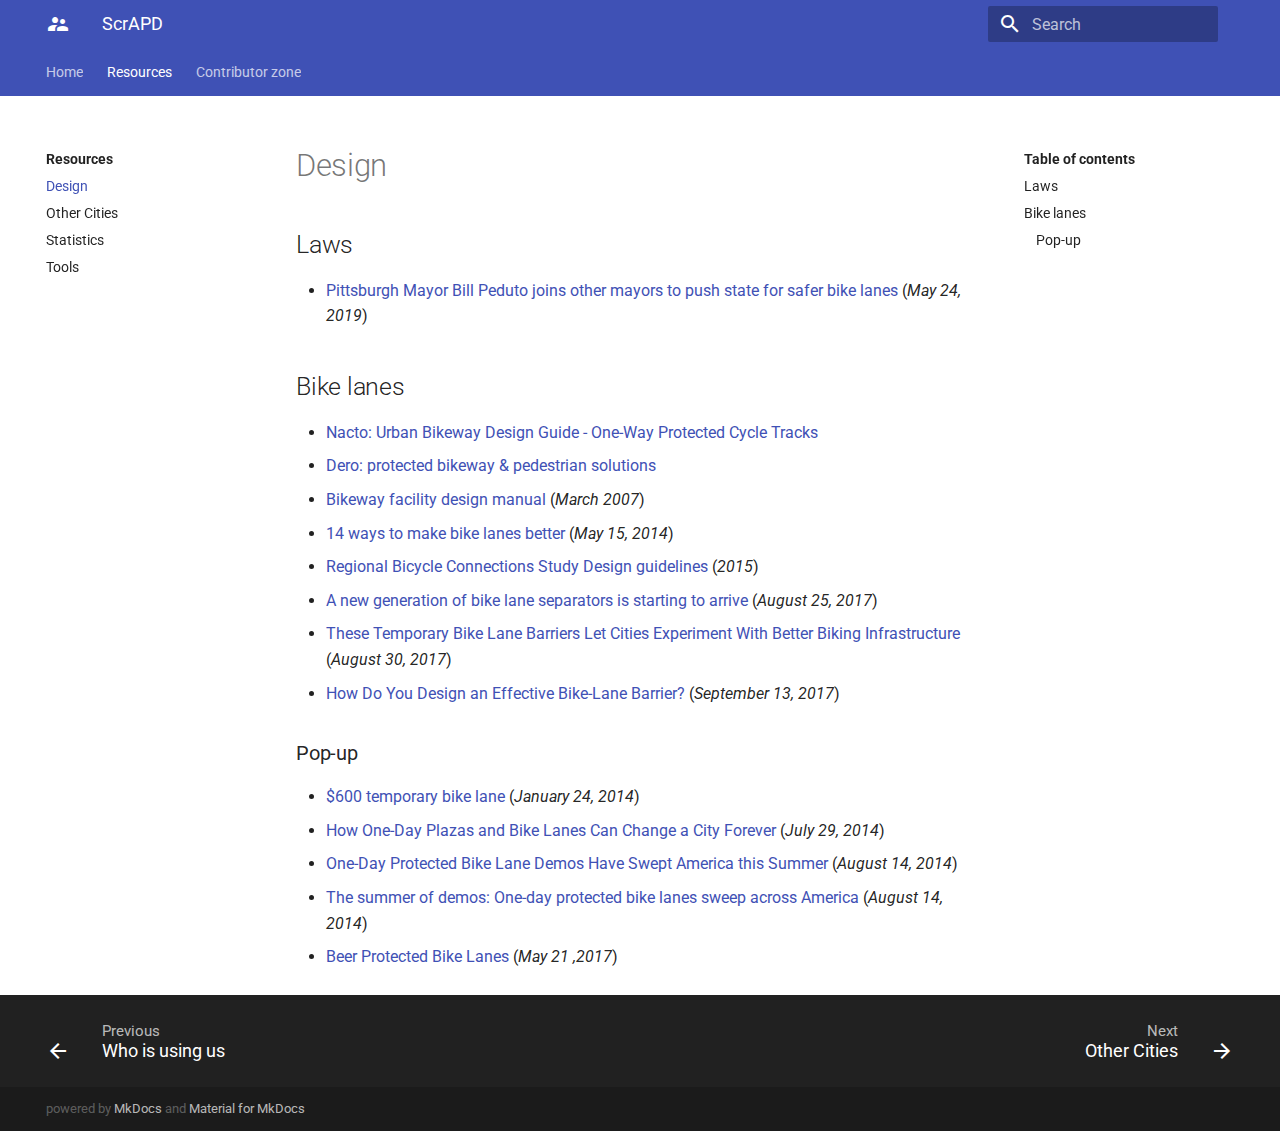
<file: resources/design/index.html>
<!doctype html><html lang="en" class="no-js"><head><meta charset="utf-8"><meta name="viewport" content="width=device-width,initial-scale=1"><meta http-equiv="x-ua-compatible" content="ie=edge"><meta name="lang:clipboard.copy" content="Copy to clipboard"><meta name="lang:clipboard.copied" content="Copied to clipboard"><meta name="lang:search.language" content="en"><meta name="lang:search.pipeline.stopwords" content="True"><meta name="lang:search.pipeline.trimmer" content="True"><meta name="lang:search.result.none" content="No matching documents"><meta name="lang:search.result.one" content="1 matching document"><meta name="lang:search.result.other" content="# matching documents"><meta name="lang:search.tokenizer" content="[\s\-]+"><link rel="shortcut icon" href="../../img/favicon.ico"><meta name="generator" content="mkdocs-1.0.4, mkdocs-material-4.3.1"><title>Design - ScrAPD</title><link rel="stylesheet" href="../../assets/stylesheets/application.4031d38b.css"><link rel="stylesheet" href="../../assets/stylesheets/application-palette.224b79ff.css"><meta name="theme-color" content="#3f51b5"><script src="../../assets/javascripts/modernizr.74668098.js"></script><link href="https://fonts.gstatic.com" rel="preconnect" crossorigin><link rel="stylesheet" href="https://fonts.googleapis.com/css?family=Roboto:300,400,400i,700|Roboto+Mono&display=swap"><style>body,input{font-family:"Roboto","Helvetica Neue",Helvetica,Arial,sans-serif}code,kbd,pre{font-family:"Roboto Mono","Courier New",Courier,monospace}</style><link rel="stylesheet" href="../../assets/fonts/material-icons.css"><link rel="stylesheet" href="../../css/extra.css"></head><body dir="ltr" data-md-color-primary="indigo" data-md-color-accent="deep-purple,"><svg class="md-svg"><defs></defs></svg> <input class="md-toggle" data-md-toggle="drawer" type="checkbox" id="__drawer" autocomplete="off"> <input class="md-toggle" data-md-toggle="search" type="checkbox" id="__search" autocomplete="off"> <label class="md-overlay" data-md-component="overlay" for="__drawer"></label><a href="#design" tabindex="1" class="md-skip">Skip to content </a><header class="md-header" data-md-component="header"><nav class="md-header-nav md-grid"><div class="md-flex"><div class="md-flex__cell md-flex__cell--shrink"><a href="../.." title="ScrAPD" class="md-header-nav__button md-logo"><i class="md-icon">supervisor_account</i></a></div><div class="md-flex__cell md-flex__cell--shrink"><label class="md-icon md-icon--menu md-header-nav__button" for="__drawer"></label></div><div class="md-flex__cell md-flex__cell--stretch"><div class="md-flex__ellipsis md-header-nav__title" data-md-component="title"><span class="md-header-nav__topic">ScrAPD</span><span class="md-header-nav__topic">Design</span></div></div><div class="md-flex__cell md-flex__cell--shrink"><label class="md-icon md-icon--search md-header-nav__button" for="__search"></label><div class="md-search" data-md-component="search" role="dialog"><label class="md-search__overlay" for="__search"></label><div class="md-search__inner" role="search"><form class="md-search__form" name="search"><input type="text" class="md-search__input" name="query" placeholder="Search" autocapitalize="off" autocorrect="off" autocomplete="off" spellcheck="false" data-md-component="query" data-md-state="active"> <label class="md-icon md-search__icon" for="__search"></label> <button type="reset" class="md-icon md-search__icon" data-md-component="reset" tabindex="-1">&#xE5CD;</button></form><div class="md-search__output"><div class="md-search__scrollwrap" data-md-scrollfix><div class="md-search-result" data-md-component="result"><div class="md-search-result__meta">Type to start searching</div><ol class="md-search-result__list"></ol></div></div></div></div></div></div></div></nav></header><div class="md-container"><nav class="md-tabs md-tabs--active" data-md-component="tabs"><div class="md-tabs__inner md-grid"><ul class="md-tabs__list"><li class="md-tabs__item"><a href="../.." title="Home" class="md-tabs__link">Home</a></li><li class="md-tabs__item"><a href="./" title="Resources" class="md-tabs__link md-tabs__link--active">Resources</a></li><li class="md-tabs__item"><a href="../../learning/learning/" title="Contributor zone" class="md-tabs__link">Contributor zone</a></li></ul></div></nav><main class="md-main"><div class="md-main__inner md-grid" data-md-component="container"><div class="md-sidebar md-sidebar--primary" data-md-component="navigation"><div class="md-sidebar__scrollwrap"><div class="md-sidebar__inner"><nav class="md-nav md-nav--primary" data-md-level="0"><label class="md-nav__title md-nav__title--site" for="__drawer"><a href="../.." title="ScrAPD" class="md-nav__button md-logo"><i class="md-icon">supervisor_account</i></a>ScrAPD</label><ul class="md-nav__list" data-md-scrollfix><li class="md-nav__item md-nav__item--nested"><input class="md-toggle md-nav__toggle" data-md-toggle="nav-1" type="checkbox" id="nav-1"><label class="md-nav__link" for="nav-1">Home</label><nav class="md-nav" data-md-component="collapsible" data-md-level="1"><label class="md-nav__title" for="nav-1">Home</label><ul class="md-nav__list" data-md-scrollfix><li class="md-nav__item"><a href="../.." title="ScrAPD" class="md-nav__link">ScrAPD</a></li><li class="md-nav__item"><a href="../../how-it-works/" title="How it works" class="md-nav__link">How it works</a></li><li class="md-nav__item"><a href="../../contributors/" title="Contributors" class="md-nav__link">Contributors</a></li><li class="md-nav__item"><a href="../../who-is-using-us/" title="Who is using us" class="md-nav__link">Who is using us</a></li></ul></nav></li><li class="md-nav__item md-nav__item--active md-nav__item--nested"><input class="md-toggle md-nav__toggle" data-md-toggle="nav-2" type="checkbox" id="nav-2" checked><label class="md-nav__link" for="nav-2">Resources</label><nav class="md-nav" data-md-component="collapsible" data-md-level="1"><label class="md-nav__title" for="nav-2">Resources</label><ul class="md-nav__list" data-md-scrollfix><li class="md-nav__item md-nav__item--active"><input class="md-toggle md-nav__toggle" data-md-toggle="toc" type="checkbox" id="__toc"><label class="md-nav__link md-nav__link--active" for="__toc">Design</label><a href="./" title="Design" class="md-nav__link md-nav__link--active">Design</a><nav class="md-nav md-nav--secondary"><label class="md-nav__title" for="__toc">Table of contents</label><ul class="md-nav__list" data-md-scrollfix><li class="md-nav__item"><a href="#laws" title="Laws" class="md-nav__link">Laws</a></li><li class="md-nav__item"><a href="#bike-lanes" title="Bike lanes" class="md-nav__link">Bike lanes</a><nav class="md-nav"><ul class="md-nav__list"><li class="md-nav__item"><a href="#pop-up" title="Pop-up" class="md-nav__link">Pop-up</a></li></ul></nav></li></ul></nav></li><li class="md-nav__item"><a href="../other-cities/" title="Other Cities" class="md-nav__link">Other Cities</a></li><li class="md-nav__item"><a href="../statistics/" title="Statistics" class="md-nav__link">Statistics</a></li><li class="md-nav__item"><a href="../tools/" title="Tools" class="md-nav__link">Tools</a></li></ul></nav></li><li class="md-nav__item md-nav__item--nested"><input class="md-toggle md-nav__toggle" data-md-toggle="nav-3" type="checkbox" id="nav-3"><label class="md-nav__link" for="nav-3">Contributor zone</label><nav class="md-nav" data-md-component="collapsible" data-md-level="1"><label class="md-nav__title" for="nav-3">Contributor zone</label><ul class="md-nav__list" data-md-scrollfix><li class="md-nav__item"><a href="../../learning/learning/" title="Learning resources" class="md-nav__link">Learning resources</a></li><li class="md-nav__item"><a href="../../learning/developer/" title="Developer setup" class="md-nav__link">Developer setup</a></li><li class="md-nav__item"><a href="../../guides/update-branch/" title="Keeping your branch up-to-date" class="md-nav__link">Keeping your branch up-to-date</a></li><li class="md-nav__item"><a href="../../guides/install-python-win/" title="Installing Python 3 on Windows 10" class="md-nav__link">Installing Python 3 on Windows 10</a></li></ul></nav></li></ul></nav></div></div></div><div class="md-sidebar md-sidebar--secondary" data-md-component="toc"><div class="md-sidebar__scrollwrap"><div class="md-sidebar__inner"><nav class="md-nav md-nav--secondary"><label class="md-nav__title" for="__toc">Table of contents</label><ul class="md-nav__list" data-md-scrollfix><li class="md-nav__item"><a href="#laws" title="Laws" class="md-nav__link">Laws</a></li><li class="md-nav__item"><a href="#bike-lanes" title="Bike lanes" class="md-nav__link">Bike lanes</a><nav class="md-nav"><ul class="md-nav__list"><li class="md-nav__item"><a href="#pop-up" title="Pop-up" class="md-nav__link">Pop-up</a></li></ul></nav></li></ul></nav></div></div></div><div class="md-content"><article class="md-content__inner md-typeset"><h1 id="design">Design<a class="headerlink" href="#design" title="Permanent link">&para;</a></h1>
<h2 id="laws">Laws<a class="headerlink" href="#laws" title="Permanent link">&para;</a></h2>
<ul>
<li><a href="https://www.post-gazette.com/news/transportation/2019/05/24/Pittsburgh-Mayor-Bill-Peduto-bike-lanes-state-legislation-Philadelphia-Harrisburg-Lancaster/stories/201905240140">Pittsburgh Mayor Bill Peduto joins other mayors to push state for safer bike lanes</a> (<em>May 24, 2019</em>)</li>
</ul>
<h2 id="bike-lanes">Bike lanes<a class="headerlink" href="#bike-lanes" title="Permanent link">&para;</a></h2>
<ul>
<li><a href="https://nacto.org/publication/urban-bikeway-design-guide/cycle-tracks/one-way-protected-cycle-tracks/">Nacto: Urban Bikeway Design Guide - One-Way Protected Cycle Tracks</a></li>
<li><a href="https://www.dero.com/dezignline/">Dero: protected bikeway &amp; pedestrian solutions</a></li>
<li><a href="http://www.dot.state.mn.us/bike/documents/design-engineering/manual.pdf">Bikeway facility design manual</a> (<em>March 2007</em>)</li>
<li><a href="http://www.peopleforbikes.org/blog/entry/14-ways-to-make-bike-lanes-better-the-infographic">14 ways to make bike lanes better</a> (<em>May 15, 2014</em>)</li>
<li><a href="https://static1.squarespace.com/static/56dc3f9cb654f9876576bab7/t/5748659507eaa01bd1a989a2/1464362394429/HATSBikePedFacilityDesign.pdf">Regional Bicycle Connections Study Design guidelines</a> (<em>2015</em>)</li>
<li><a href="http://www.peopleforbikes.org/blog/entry/a-new-generation-of-bike-lane-separators-is-starting-to-arrive">A new generation of bike lane separators is starting to arrive</a> (<em>August 25, 2017</em>)</li>
<li><a href="https://www.fastcompany.com/40459179/these-temporary-bike-lane-barriers-let-cities-experiment-with-better-biking-infrastructure">These Temporary Bike Lane Barriers Let Cities Experiment With Better Biking Infrastructure</a> (<em>August 30, 2017</em>)</li>
<li><a href="https://www.citylab.com/transportation/2017/09/how-do-you-design-an-effective-bike-lane-safety-post/539643/">How Do You Design an Effective Bike-Lane Barrier?</a> (<em>September 13, 2017</em>)</li>
</ul>
<h3 id="pop-up">Pop-up<a class="headerlink" href="#pop-up" title="Permanent link">&para;</a></h3>
<ul>
<li><a href="http://www.peopleforbikes.org/blog/entry/steal-this-idea-a-600-protected-bike-lane-demo-at-an-open-streets-event">$600 temporary bike lane</a> (<em>January 24, 2014</em>)</li>
<li><a href="http://usa.streetsblog.org/2014/07/29/how-one-day-plazas-and-bike-lanes-can-change-a-city-forever/">How One-Day Plazas and Bike Lanes Can Change a City Forever</a> (<em>July 29, 2014</em>)</li>
<li><a href="http://usa.streetsblog.org/2014/08/14/one-day-protected-bike-lane-demos-have-swept-america-this-summer">One-Day Protected Bike Lane Demos Have Swept America this Summer</a> (<em>August 14, 2014</em>)</li>
<li><a href="http://www.peopleforbikes.org/blog/entry/the-summer-of-demos-one-day-protected-bike-lanes-sweep-across-america">The summer of demos: One-day protected bike lanes sweep across America</a> (<em>August 14, 2014</em>)</li>
<li><a href="https://twitter.com/CaltransHQ/status/866375070846861312">Beer Protected Bike Lanes</a> (<em>May 21 ,2017</em>)</li>
</ul></article></div></div></main><footer class="md-footer"><div class="md-footer-nav"><nav class="md-footer-nav__inner md-grid"><a href="../../who-is-using-us/" title="Who is using us" class="md-flex md-footer-nav__link md-footer-nav__link--prev" rel="prev"><div class="md-flex__cell md-flex__cell--shrink"><i class="md-icon md-icon--arrow-back md-footer-nav__button"></i></div><div class="md-flex__cell md-flex__cell--stretch md-footer-nav__title"><span class="md-flex__ellipsis"><span class="md-footer-nav__direction">Previous</span>Who is using us</span></div></a><a href="../other-cities/" title="Other Cities" class="md-flex md-footer-nav__link md-footer-nav__link--next" rel="next"><div class="md-flex__cell md-flex__cell--stretch md-footer-nav__title"><span class="md-flex__ellipsis"><span class="md-footer-nav__direction">Next</span>Other Cities</span></div><div class="md-flex__cell md-flex__cell--shrink"><i class="md-icon md-icon--arrow-forward md-footer-nav__button"></i></div></a></nav></div><div class="md-footer-meta md-typeset"><div class="md-footer-meta__inner md-grid"><div class="md-footer-copyright">powered by <a href="https://www.mkdocs.org">MkDocs</a> and <a href="https://squidfunk.github.io/mkdocs-material/">Material for MkDocs</a></div></div></div></footer></div><script src="../../assets/javascripts/application.b260a35d.js"></script><script>app.initialize({version:"1.0.4",url:{base:"../.."}})</script></body></html>
</file>
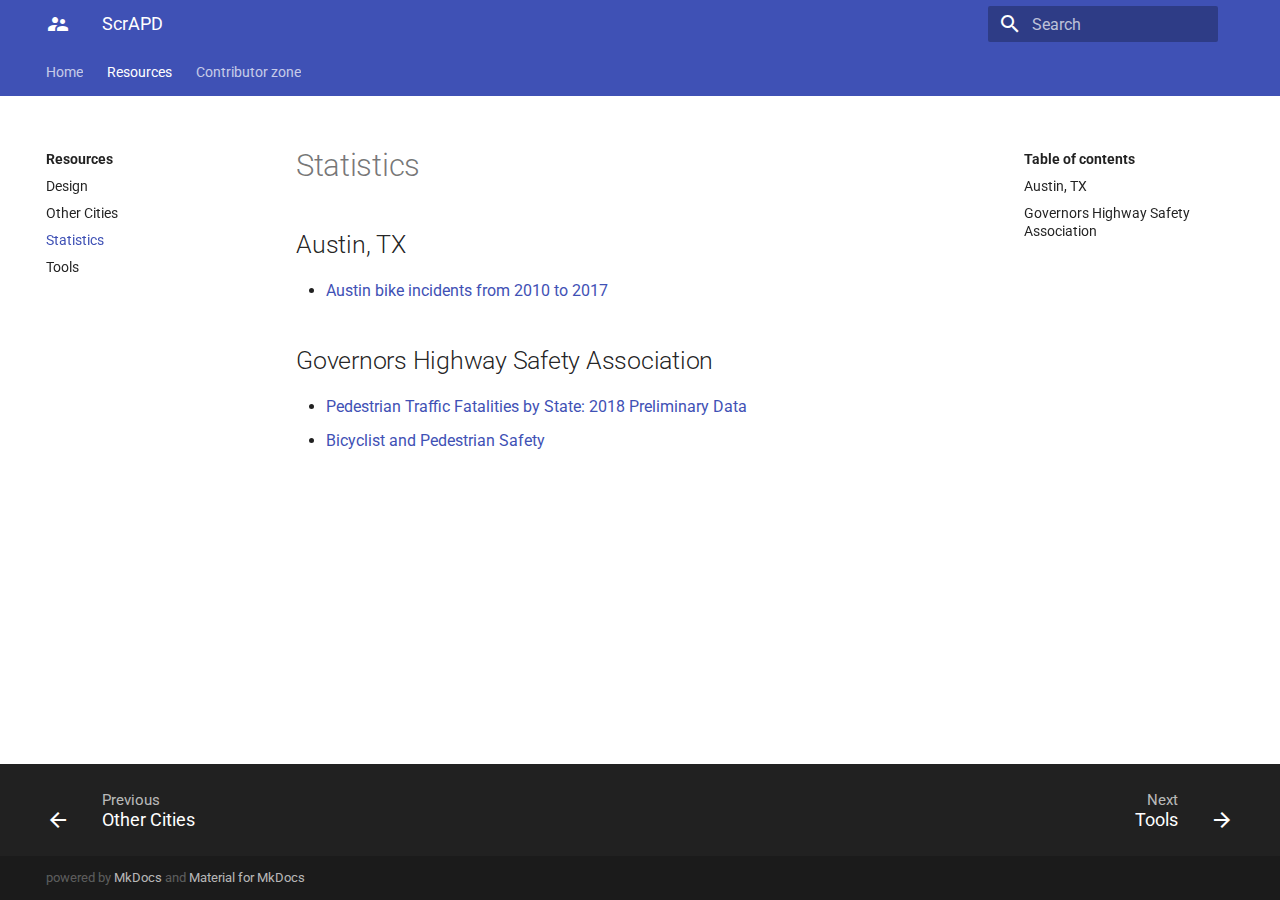
<file: resources/statistics/index.html>
<!doctype html><html lang="en" class="no-js"><head><meta charset="utf-8"><meta name="viewport" content="width=device-width,initial-scale=1"><meta http-equiv="x-ua-compatible" content="ie=edge"><meta name="lang:clipboard.copy" content="Copy to clipboard"><meta name="lang:clipboard.copied" content="Copied to clipboard"><meta name="lang:search.language" content="en"><meta name="lang:search.pipeline.stopwords" content="True"><meta name="lang:search.pipeline.trimmer" content="True"><meta name="lang:search.result.none" content="No matching documents"><meta name="lang:search.result.one" content="1 matching document"><meta name="lang:search.result.other" content="# matching documents"><meta name="lang:search.tokenizer" content="[\s\-]+"><link rel="shortcut icon" href="../../img/favicon.ico"><meta name="generator" content="mkdocs-1.0.4, mkdocs-material-4.3.1"><title>Statistics - ScrAPD</title><link rel="stylesheet" href="../../assets/stylesheets/application.4031d38b.css"><link rel="stylesheet" href="../../assets/stylesheets/application-palette.224b79ff.css"><meta name="theme-color" content="#3f51b5"><script src="../../assets/javascripts/modernizr.74668098.js"></script><link href="https://fonts.gstatic.com" rel="preconnect" crossorigin><link rel="stylesheet" href="https://fonts.googleapis.com/css?family=Roboto:300,400,400i,700|Roboto+Mono&display=swap"><style>body,input{font-family:"Roboto","Helvetica Neue",Helvetica,Arial,sans-serif}code,kbd,pre{font-family:"Roboto Mono","Courier New",Courier,monospace}</style><link rel="stylesheet" href="../../assets/fonts/material-icons.css"><link rel="stylesheet" href="../../css/extra.css"></head><body dir="ltr" data-md-color-primary="indigo" data-md-color-accent="deep-purple,"><svg class="md-svg"><defs></defs></svg> <input class="md-toggle" data-md-toggle="drawer" type="checkbox" id="__drawer" autocomplete="off"> <input class="md-toggle" data-md-toggle="search" type="checkbox" id="__search" autocomplete="off"> <label class="md-overlay" data-md-component="overlay" for="__drawer"></label><a href="#statistics" tabindex="1" class="md-skip">Skip to content </a><header class="md-header" data-md-component="header"><nav class="md-header-nav md-grid"><div class="md-flex"><div class="md-flex__cell md-flex__cell--shrink"><a href="../.." title="ScrAPD" class="md-header-nav__button md-logo"><i class="md-icon">supervisor_account</i></a></div><div class="md-flex__cell md-flex__cell--shrink"><label class="md-icon md-icon--menu md-header-nav__button" for="__drawer"></label></div><div class="md-flex__cell md-flex__cell--stretch"><div class="md-flex__ellipsis md-header-nav__title" data-md-component="title"><span class="md-header-nav__topic">ScrAPD</span><span class="md-header-nav__topic">Statistics</span></div></div><div class="md-flex__cell md-flex__cell--shrink"><label class="md-icon md-icon--search md-header-nav__button" for="__search"></label><div class="md-search" data-md-component="search" role="dialog"><label class="md-search__overlay" for="__search"></label><div class="md-search__inner" role="search"><form class="md-search__form" name="search"><input type="text" class="md-search__input" name="query" placeholder="Search" autocapitalize="off" autocorrect="off" autocomplete="off" spellcheck="false" data-md-component="query" data-md-state="active"> <label class="md-icon md-search__icon" for="__search"></label> <button type="reset" class="md-icon md-search__icon" data-md-component="reset" tabindex="-1">&#xE5CD;</button></form><div class="md-search__output"><div class="md-search__scrollwrap" data-md-scrollfix><div class="md-search-result" data-md-component="result"><div class="md-search-result__meta">Type to start searching</div><ol class="md-search-result__list"></ol></div></div></div></div></div></div></div></nav></header><div class="md-container"><nav class="md-tabs md-tabs--active" data-md-component="tabs"><div class="md-tabs__inner md-grid"><ul class="md-tabs__list"><li class="md-tabs__item"><a href="../.." title="Home" class="md-tabs__link">Home</a></li><li class="md-tabs__item"><a href="../design/" title="Resources" class="md-tabs__link md-tabs__link--active">Resources</a></li><li class="md-tabs__item"><a href="../../learning/learning/" title="Contributor zone" class="md-tabs__link">Contributor zone</a></li></ul></div></nav><main class="md-main"><div class="md-main__inner md-grid" data-md-component="container"><div class="md-sidebar md-sidebar--primary" data-md-component="navigation"><div class="md-sidebar__scrollwrap"><div class="md-sidebar__inner"><nav class="md-nav md-nav--primary" data-md-level="0"><label class="md-nav__title md-nav__title--site" for="__drawer"><a href="../.." title="ScrAPD" class="md-nav__button md-logo"><i class="md-icon">supervisor_account</i></a>ScrAPD</label><ul class="md-nav__list" data-md-scrollfix><li class="md-nav__item md-nav__item--nested"><input class="md-toggle md-nav__toggle" data-md-toggle="nav-1" type="checkbox" id="nav-1"><label class="md-nav__link" for="nav-1">Home</label><nav class="md-nav" data-md-component="collapsible" data-md-level="1"><label class="md-nav__title" for="nav-1">Home</label><ul class="md-nav__list" data-md-scrollfix><li class="md-nav__item"><a href="../.." title="ScrAPD" class="md-nav__link">ScrAPD</a></li><li class="md-nav__item"><a href="../../how-it-works/" title="How it works" class="md-nav__link">How it works</a></li><li class="md-nav__item"><a href="../../contributors/" title="Contributors" class="md-nav__link">Contributors</a></li><li class="md-nav__item"><a href="../../who-is-using-us/" title="Who is using us" class="md-nav__link">Who is using us</a></li></ul></nav></li><li class="md-nav__item md-nav__item--active md-nav__item--nested"><input class="md-toggle md-nav__toggle" data-md-toggle="nav-2" type="checkbox" id="nav-2" checked><label class="md-nav__link" for="nav-2">Resources</label><nav class="md-nav" data-md-component="collapsible" data-md-level="1"><label class="md-nav__title" for="nav-2">Resources</label><ul class="md-nav__list" data-md-scrollfix><li class="md-nav__item"><a href="../design/" title="Design" class="md-nav__link">Design</a></li><li class="md-nav__item"><a href="../other-cities/" title="Other Cities" class="md-nav__link">Other Cities</a></li><li class="md-nav__item md-nav__item--active"><input class="md-toggle md-nav__toggle" data-md-toggle="toc" type="checkbox" id="__toc"><label class="md-nav__link md-nav__link--active" for="__toc">Statistics</label><a href="./" title="Statistics" class="md-nav__link md-nav__link--active">Statistics</a><nav class="md-nav md-nav--secondary"><label class="md-nav__title" for="__toc">Table of contents</label><ul class="md-nav__list" data-md-scrollfix><li class="md-nav__item"><a href="#austin-tx" title="Austin, TX" class="md-nav__link">Austin, TX</a></li><li class="md-nav__item"><a href="#governors-highway-safety-association" title="Governors Highway Safety Association" class="md-nav__link">Governors Highway Safety Association</a></li></ul></nav></li><li class="md-nav__item"><a href="../tools/" title="Tools" class="md-nav__link">Tools</a></li></ul></nav></li><li class="md-nav__item md-nav__item--nested"><input class="md-toggle md-nav__toggle" data-md-toggle="nav-3" type="checkbox" id="nav-3"><label class="md-nav__link" for="nav-3">Contributor zone</label><nav class="md-nav" data-md-component="collapsible" data-md-level="1"><label class="md-nav__title" for="nav-3">Contributor zone</label><ul class="md-nav__list" data-md-scrollfix><li class="md-nav__item"><a href="../../learning/learning/" title="Learning resources" class="md-nav__link">Learning resources</a></li><li class="md-nav__item"><a href="../../learning/developer/" title="Developer setup" class="md-nav__link">Developer setup</a></li><li class="md-nav__item"><a href="../../guides/update-branch/" title="Keeping your branch up-to-date" class="md-nav__link">Keeping your branch up-to-date</a></li><li class="md-nav__item"><a href="../../guides/install-python-win/" title="Installing Python 3 on Windows 10" class="md-nav__link">Installing Python 3 on Windows 10</a></li></ul></nav></li></ul></nav></div></div></div><div class="md-sidebar md-sidebar--secondary" data-md-component="toc"><div class="md-sidebar__scrollwrap"><div class="md-sidebar__inner"><nav class="md-nav md-nav--secondary"><label class="md-nav__title" for="__toc">Table of contents</label><ul class="md-nav__list" data-md-scrollfix><li class="md-nav__item"><a href="#austin-tx" title="Austin, TX" class="md-nav__link">Austin, TX</a></li><li class="md-nav__item"><a href="#governors-highway-safety-association" title="Governors Highway Safety Association" class="md-nav__link">Governors Highway Safety Association</a></li></ul></nav></div></div></div><div class="md-content"><article class="md-content__inner md-typeset"><h1 id="statistics">Statistics<a class="headerlink" href="#statistics" title="Permanent link">&para;</a></h1>
<h2 id="austin-tx">Austin, TX<a class="headerlink" href="#austin-tx" title="Permanent link">&para;</a></h2>
<ul>
<li><a href="https://public.tableau.com/profile/angel3793#!/vizhome/AustinCrashReportfrom2010-2017/WhenandWhere">Austin bike incidents from 2010 to 2017</a></li>
</ul>
<h2 id="governors-highway-safety-association">Governors Highway Safety Association<a class="headerlink" href="#governors-highway-safety-association" title="Permanent link">&para;</a></h2>
<ul>
<li><a href="https://www.ghsa.org/resources/Pedestrians19">Pedestrian Traffic Fatalities by State: 2018 Preliminary Data</a></li>
<li><a href="https://www.ghsa.org/issues/bicyclists-pedestrians">Bicyclist and Pedestrian Safety</a></li>
</ul></article></div></div></main><footer class="md-footer"><div class="md-footer-nav"><nav class="md-footer-nav__inner md-grid"><a href="../other-cities/" title="Other Cities" class="md-flex md-footer-nav__link md-footer-nav__link--prev" rel="prev"><div class="md-flex__cell md-flex__cell--shrink"><i class="md-icon md-icon--arrow-back md-footer-nav__button"></i></div><div class="md-flex__cell md-flex__cell--stretch md-footer-nav__title"><span class="md-flex__ellipsis"><span class="md-footer-nav__direction">Previous</span>Other Cities</span></div></a><a href="../tools/" title="Tools" class="md-flex md-footer-nav__link md-footer-nav__link--next" rel="next"><div class="md-flex__cell md-flex__cell--stretch md-footer-nav__title"><span class="md-flex__ellipsis"><span class="md-footer-nav__direction">Next</span>Tools</span></div><div class="md-flex__cell md-flex__cell--shrink"><i class="md-icon md-icon--arrow-forward md-footer-nav__button"></i></div></a></nav></div><div class="md-footer-meta md-typeset"><div class="md-footer-meta__inner md-grid"><div class="md-footer-copyright">powered by <a href="https://www.mkdocs.org">MkDocs</a> and <a href="https://squidfunk.github.io/mkdocs-material/">Material for MkDocs</a></div></div></div></footer></div><script src="../../assets/javascripts/application.b260a35d.js"></script><script>app.initialize({version:"1.0.4",url:{base:"../.."}})</script></body></html>
</file>
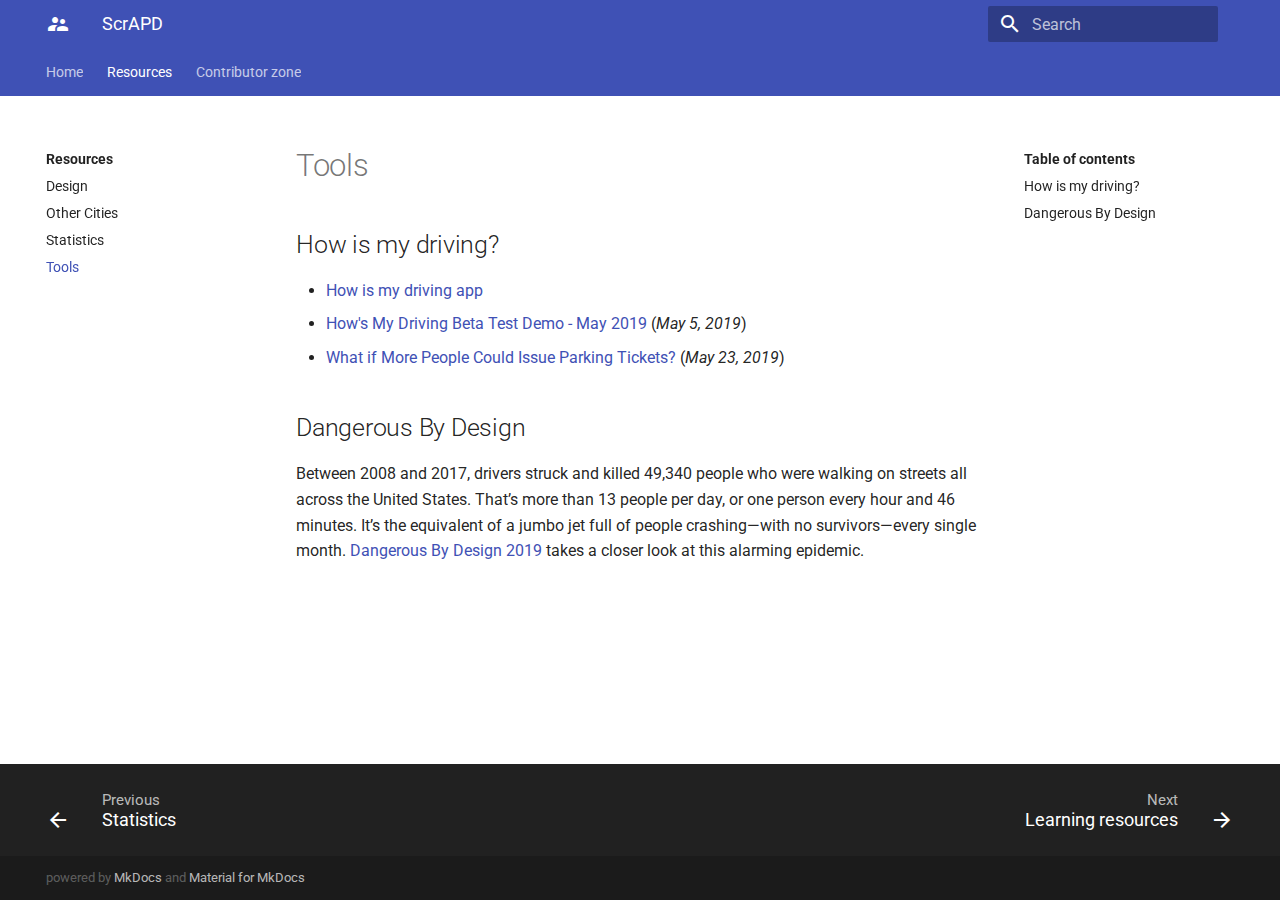
<file: resources/tools/index.html>
<!doctype html><html lang="en" class="no-js"><head><meta charset="utf-8"><meta name="viewport" content="width=device-width,initial-scale=1"><meta http-equiv="x-ua-compatible" content="ie=edge"><meta name="lang:clipboard.copy" content="Copy to clipboard"><meta name="lang:clipboard.copied" content="Copied to clipboard"><meta name="lang:search.language" content="en"><meta name="lang:search.pipeline.stopwords" content="True"><meta name="lang:search.pipeline.trimmer" content="True"><meta name="lang:search.result.none" content="No matching documents"><meta name="lang:search.result.one" content="1 matching document"><meta name="lang:search.result.other" content="# matching documents"><meta name="lang:search.tokenizer" content="[\s\-]+"><link rel="shortcut icon" href="../../img/favicon.ico"><meta name="generator" content="mkdocs-1.0.4, mkdocs-material-4.3.1"><title>Tools - ScrAPD</title><link rel="stylesheet" href="../../assets/stylesheets/application.4031d38b.css"><link rel="stylesheet" href="../../assets/stylesheets/application-palette.224b79ff.css"><meta name="theme-color" content="#3f51b5"><script src="../../assets/javascripts/modernizr.74668098.js"></script><link href="https://fonts.gstatic.com" rel="preconnect" crossorigin><link rel="stylesheet" href="https://fonts.googleapis.com/css?family=Roboto:300,400,400i,700|Roboto+Mono&display=swap"><style>body,input{font-family:"Roboto","Helvetica Neue",Helvetica,Arial,sans-serif}code,kbd,pre{font-family:"Roboto Mono","Courier New",Courier,monospace}</style><link rel="stylesheet" href="../../assets/fonts/material-icons.css"><link rel="stylesheet" href="../../css/extra.css"></head><body dir="ltr" data-md-color-primary="indigo" data-md-color-accent="deep-purple,"><svg class="md-svg"><defs></defs></svg> <input class="md-toggle" data-md-toggle="drawer" type="checkbox" id="__drawer" autocomplete="off"> <input class="md-toggle" data-md-toggle="search" type="checkbox" id="__search" autocomplete="off"> <label class="md-overlay" data-md-component="overlay" for="__drawer"></label><a href="#tools" tabindex="1" class="md-skip">Skip to content </a><header class="md-header" data-md-component="header"><nav class="md-header-nav md-grid"><div class="md-flex"><div class="md-flex__cell md-flex__cell--shrink"><a href="../.." title="ScrAPD" class="md-header-nav__button md-logo"><i class="md-icon">supervisor_account</i></a></div><div class="md-flex__cell md-flex__cell--shrink"><label class="md-icon md-icon--menu md-header-nav__button" for="__drawer"></label></div><div class="md-flex__cell md-flex__cell--stretch"><div class="md-flex__ellipsis md-header-nav__title" data-md-component="title"><span class="md-header-nav__topic">ScrAPD</span><span class="md-header-nav__topic">Tools</span></div></div><div class="md-flex__cell md-flex__cell--shrink"><label class="md-icon md-icon--search md-header-nav__button" for="__search"></label><div class="md-search" data-md-component="search" role="dialog"><label class="md-search__overlay" for="__search"></label><div class="md-search__inner" role="search"><form class="md-search__form" name="search"><input type="text" class="md-search__input" name="query" placeholder="Search" autocapitalize="off" autocorrect="off" autocomplete="off" spellcheck="false" data-md-component="query" data-md-state="active"> <label class="md-icon md-search__icon" for="__search"></label> <button type="reset" class="md-icon md-search__icon" data-md-component="reset" tabindex="-1">&#xE5CD;</button></form><div class="md-search__output"><div class="md-search__scrollwrap" data-md-scrollfix><div class="md-search-result" data-md-component="result"><div class="md-search-result__meta">Type to start searching</div><ol class="md-search-result__list"></ol></div></div></div></div></div></div></div></nav></header><div class="md-container"><nav class="md-tabs md-tabs--active" data-md-component="tabs"><div class="md-tabs__inner md-grid"><ul class="md-tabs__list"><li class="md-tabs__item"><a href="../.." title="Home" class="md-tabs__link">Home</a></li><li class="md-tabs__item"><a href="../design/" title="Resources" class="md-tabs__link md-tabs__link--active">Resources</a></li><li class="md-tabs__item"><a href="../../learning/learning/" title="Contributor zone" class="md-tabs__link">Contributor zone</a></li></ul></div></nav><main class="md-main"><div class="md-main__inner md-grid" data-md-component="container"><div class="md-sidebar md-sidebar--primary" data-md-component="navigation"><div class="md-sidebar__scrollwrap"><div class="md-sidebar__inner"><nav class="md-nav md-nav--primary" data-md-level="0"><label class="md-nav__title md-nav__title--site" for="__drawer"><a href="../.." title="ScrAPD" class="md-nav__button md-logo"><i class="md-icon">supervisor_account</i></a>ScrAPD</label><ul class="md-nav__list" data-md-scrollfix><li class="md-nav__item md-nav__item--nested"><input class="md-toggle md-nav__toggle" data-md-toggle="nav-1" type="checkbox" id="nav-1"><label class="md-nav__link" for="nav-1">Home</label><nav class="md-nav" data-md-component="collapsible" data-md-level="1"><label class="md-nav__title" for="nav-1">Home</label><ul class="md-nav__list" data-md-scrollfix><li class="md-nav__item"><a href="../.." title="ScrAPD" class="md-nav__link">ScrAPD</a></li><li class="md-nav__item"><a href="../../how-it-works/" title="How it works" class="md-nav__link">How it works</a></li><li class="md-nav__item"><a href="../../contributors/" title="Contributors" class="md-nav__link">Contributors</a></li><li class="md-nav__item"><a href="../../who-is-using-us/" title="Who is using us" class="md-nav__link">Who is using us</a></li></ul></nav></li><li class="md-nav__item md-nav__item--active md-nav__item--nested"><input class="md-toggle md-nav__toggle" data-md-toggle="nav-2" type="checkbox" id="nav-2" checked><label class="md-nav__link" for="nav-2">Resources</label><nav class="md-nav" data-md-component="collapsible" data-md-level="1"><label class="md-nav__title" for="nav-2">Resources</label><ul class="md-nav__list" data-md-scrollfix><li class="md-nav__item"><a href="../design/" title="Design" class="md-nav__link">Design</a></li><li class="md-nav__item"><a href="../other-cities/" title="Other Cities" class="md-nav__link">Other Cities</a></li><li class="md-nav__item"><a href="../statistics/" title="Statistics" class="md-nav__link">Statistics</a></li><li class="md-nav__item md-nav__item--active"><input class="md-toggle md-nav__toggle" data-md-toggle="toc" type="checkbox" id="__toc"><label class="md-nav__link md-nav__link--active" for="__toc">Tools</label><a href="./" title="Tools" class="md-nav__link md-nav__link--active">Tools</a><nav class="md-nav md-nav--secondary"><label class="md-nav__title" for="__toc">Table of contents</label><ul class="md-nav__list" data-md-scrollfix><li class="md-nav__item"><a href="#how-is-my-driving" title="How is my driving?" class="md-nav__link">How is my driving?</a></li><li class="md-nav__item"><a href="#dangerous-by-design" title="Dangerous By Design" class="md-nav__link">Dangerous By Design</a></li></ul></nav></li></ul></nav></li><li class="md-nav__item md-nav__item--nested"><input class="md-toggle md-nav__toggle" data-md-toggle="nav-3" type="checkbox" id="nav-3"><label class="md-nav__link" for="nav-3">Contributor zone</label><nav class="md-nav" data-md-component="collapsible" data-md-level="1"><label class="md-nav__title" for="nav-3">Contributor zone</label><ul class="md-nav__list" data-md-scrollfix><li class="md-nav__item"><a href="../../learning/learning/" title="Learning resources" class="md-nav__link">Learning resources</a></li><li class="md-nav__item"><a href="../../learning/developer/" title="Developer setup" class="md-nav__link">Developer setup</a></li><li class="md-nav__item"><a href="../../guides/update-branch/" title="Keeping your branch up-to-date" class="md-nav__link">Keeping your branch up-to-date</a></li><li class="md-nav__item"><a href="../../guides/install-python-win/" title="Installing Python 3 on Windows 10" class="md-nav__link">Installing Python 3 on Windows 10</a></li></ul></nav></li></ul></nav></div></div></div><div class="md-sidebar md-sidebar--secondary" data-md-component="toc"><div class="md-sidebar__scrollwrap"><div class="md-sidebar__inner"><nav class="md-nav md-nav--secondary"><label class="md-nav__title" for="__toc">Table of contents</label><ul class="md-nav__list" data-md-scrollfix><li class="md-nav__item"><a href="#how-is-my-driving" title="How is my driving?" class="md-nav__link">How is my driving?</a></li><li class="md-nav__item"><a href="#dangerous-by-design" title="Dangerous By Design" class="md-nav__link">Dangerous By Design</a></li></ul></nav></div></div></div><div class="md-content"><article class="md-content__inner md-typeset"><h1 id="tools">Tools<a class="headerlink" href="#tools" title="Permanent link">&para;</a></h1>
<h2 id="how-is-my-driving">How is my driving?<a class="headerlink" href="#how-is-my-driving" title="Permanent link">&para;</a></h2>
<ul>
<li><a href="https://hmdapp.io/">How is my driving app</a></li>
<li><a href="https://www.youtube.com/watch?v=B0doyajXDGA">How's My Driving Beta Test Demo - May 2019</a> (<em>May 5, 2019</em>)</li>
<li><a href="https://www.citylab.com/transportation/2019/05/parking-tickets-citizen-safety-enforcement-vision-zero-dc/590122/">What if More People Could Issue Parking Tickets?</a> (<em>May 23, 2019</em>)</li>
</ul>
<h2 id="dangerous-by-design">Dangerous By Design<a class="headerlink" href="#dangerous-by-design" title="Permanent link">&para;</a></h2>
<p>Between 2008 and 2017, drivers struck and killed 49,340 people who were walking on streets all across the United States. That’s more than 13 people per day, or one person every hour and 46 minutes. It’s the equivalent of a jumbo jet full of people crashing—with no survivors—every single month. <a href="https://smartgrowthamerica.org/dangerous-by-design/">Dangerous By Design 2019</a> takes a closer look at this alarming epidemic.</p></article></div></div></main><footer class="md-footer"><div class="md-footer-nav"><nav class="md-footer-nav__inner md-grid"><a href="../statistics/" title="Statistics" class="md-flex md-footer-nav__link md-footer-nav__link--prev" rel="prev"><div class="md-flex__cell md-flex__cell--shrink"><i class="md-icon md-icon--arrow-back md-footer-nav__button"></i></div><div class="md-flex__cell md-flex__cell--stretch md-footer-nav__title"><span class="md-flex__ellipsis"><span class="md-footer-nav__direction">Previous</span>Statistics</span></div></a><a href="../../learning/learning/" title="Learning resources" class="md-flex md-footer-nav__link md-footer-nav__link--next" rel="next"><div class="md-flex__cell md-flex__cell--stretch md-footer-nav__title"><span class="md-flex__ellipsis"><span class="md-footer-nav__direction">Next</span>Learning resources</span></div><div class="md-flex__cell md-flex__cell--shrink"><i class="md-icon md-icon--arrow-forward md-footer-nav__button"></i></div></a></nav></div><div class="md-footer-meta md-typeset"><div class="md-footer-meta__inner md-grid"><div class="md-footer-copyright">powered by <a href="https://www.mkdocs.org">MkDocs</a> and <a href="https://squidfunk.github.io/mkdocs-material/">Material for MkDocs</a></div></div></div></footer></div><script src="../../assets/javascripts/application.b260a35d.js"></script><script>app.initialize({version:"1.0.4",url:{base:"../.."}})</script></body></html>
</file>
<file: assets/stylesheets/application.4031d38b.css>
@charset "UTF-8";html{box-sizing:border-box}*,:after,:before{box-sizing:inherit}html{-webkit-text-size-adjust:none;-moz-text-size-adjust:none;-ms-text-size-adjust:none;text-size-adjust:none}body{margin:0}hr{overflow:visible;box-sizing:content-box}a{-webkit-text-decoration-skip:objects}a,button,input,label{-webkit-tap-highlight-color:transparent}a{color:inherit;text-decoration:none}small,sub,sup{font-size:80%}sub,sup{position:relative;line-height:0;vertical-align:baseline}sub{bottom:-.25em}sup{top:-.5em}img{border-style:none}table{border-collapse:separate;border-spacing:0}td,th{font-weight:400;vertical-align:top}button{margin:0;padding:0;border:0;outline-style:none;background:transparent;font-size:inherit}input{border:0;outline:0}.md-clipboard:before,.md-icon,.md-nav__button,.md-nav__link:after,.md-nav__title:before,.md-search-result__article--document:before,.md-source-file:before,.md-typeset .admonition>.admonition-title:before,.md-typeset .admonition>summary:before,.md-typeset .critic.comment:before,.md-typeset .footnote-backref,.md-typeset .task-list-control .task-list-indicator:before,.md-typeset details>.admonition-title:before,.md-typeset details>summary:before,.md-typeset summary:after{font-family:Material Icons;font-style:normal;font-variant:normal;font-weight:400;line-height:1;text-transform:none;white-space:nowrap;speak:none;word-wrap:normal;direction:ltr}.md-content__icon,.md-footer-nav__button,.md-header-nav__button,.md-nav__button,.md-nav__title:before,.md-search-result__article--document:before{display:inline-block;margin:.2rem;padding:.4rem;font-size:1.2rem;cursor:pointer}.md-icon--arrow-back:before{content:""}.md-icon--arrow-forward:before{content:""}.md-icon--menu:before{content:""}.md-icon--search:before{content:""}[dir=rtl] .md-icon--arrow-back:before{content:""}[dir=rtl] .md-icon--arrow-forward:before{content:""}body{-webkit-font-smoothing:antialiased;-moz-osx-font-smoothing:grayscale}body,input{color:rgba(0,0,0,.87);-webkit-font-feature-settings:"kern","liga";font-feature-settings:"kern","liga";font-family:Helvetica Neue,Helvetica,Arial,sans-serif}code,kbd,pre{color:rgba(0,0,0,.87);-webkit-font-feature-settings:"kern";font-feature-settings:"kern";font-family:Courier New,Courier,monospace}.md-typeset{font-size:.8rem;line-height:1.6;-webkit-print-color-adjust:exact}.md-typeset blockquote,.md-typeset ol,.md-typeset p,.md-typeset ul{margin:1em 0}.md-typeset h1{margin:0 0 2rem;color:rgba(0,0,0,.54);font-size:1.5625rem;line-height:1.3}.md-typeset h1,.md-typeset h2{font-weight:300;letter-spacing:-.01em}.md-typeset h2{margin:2rem 0 .8rem;font-size:1.25rem;line-height:1.4}.md-typeset h3{margin:1.6rem 0 .8rem;font-size:1rem;font-weight:400;letter-spacing:-.01em;line-height:1.5}.md-typeset h2+h3{margin-top:.8rem}.md-typeset h4{font-size:.8rem}.md-typeset h4,.md-typeset h5,.md-typeset h6{margin:.8rem 0;font-weight:700;letter-spacing:-.01em}.md-typeset h5,.md-typeset h6{color:rgba(0,0,0,.54);font-size:.64rem}.md-typeset h5{text-transform:uppercase}.md-typeset hr{margin:1.5em 0;border-bottom:.05rem dotted rgba(0,0,0,.26)}.md-typeset a{color:#3f51b5;word-break:break-word}.md-typeset a,.md-typeset a:before{transition:color .125s}.md-typeset a:active,.md-typeset a:hover{color:#536dfe}.md-typeset code,.md-typeset pre{background-color:hsla(0,0%,92.5%,.5);color:#37474f;font-size:85%;direction:ltr}.md-typeset code{margin:0 .29412em;padding:.07353em 0;border-radius:.1rem;box-shadow:.29412em 0 0 hsla(0,0%,92.5%,.5),-.29412em 0 0 hsla(0,0%,92.5%,.5);word-break:break-word;-webkit-box-decoration-break:clone;box-decoration-break:clone}.md-typeset h1 code,.md-typeset h2 code,.md-typeset h3 code,.md-typeset h4 code,.md-typeset h5 code,.md-typeset h6 code{margin:0;background-color:transparent;box-shadow:none}.md-typeset a>code{margin:inherit;padding:inherit;border-radius:initial;background-color:inherit;color:inherit;box-shadow:none}.md-typeset pre{position:relative;margin:1em 0;border-radius:.1rem;line-height:1.4;-webkit-overflow-scrolling:touch}.md-typeset pre>code{display:block;margin:0;padding:.525rem .6rem;background-color:transparent;font-size:inherit;box-shadow:none;-webkit-box-decoration-break:slice;box-decoration-break:slice;overflow:auto}.md-typeset pre>code::-webkit-scrollbar{width:.2rem;height:.2rem}.md-typeset pre>code::-webkit-scrollbar-thumb{background-color:rgba(0,0,0,.26)}.md-typeset pre>code::-webkit-scrollbar-thumb:hover{background-color:#536dfe}.md-typeset kbd{padding:0 .29412em;border-radius:.15rem;border:.05rem solid #c9c9c9;border-bottom-color:#bcbcbc;background-color:#fcfcfc;color:#555;font-size:85%;box-shadow:0 .05rem 0 #b0b0b0;word-break:break-word}.md-typeset mark{margin:0 .25em;padding:.0625em 0;border-radius:.1rem;background-color:rgba(255,235,59,.5);box-shadow:.25em 0 0 rgba(255,235,59,.5),-.25em 0 0 rgba(255,235,59,.5);word-break:break-word;-webkit-box-decoration-break:clone;box-decoration-break:clone}.md-typeset abbr{border-bottom:.05rem dotted rgba(0,0,0,.54);text-decoration:none;cursor:help}.md-typeset small{opacity:.75}.md-typeset sub,.md-typeset sup{margin-left:.07812em}[dir=rtl] .md-typeset sub,[dir=rtl] .md-typeset sup{margin-right:.07812em;margin-left:0}.md-typeset blockquote{padding-left:.6rem;border-left:.2rem solid rgba(0,0,0,.26);color:rgba(0,0,0,.54)}[dir=rtl] .md-typeset blockquote{padding-right:.6rem;padding-left:0;border-right:.2rem solid rgba(0,0,0,.26);border-left:initial}.md-typeset ul{list-style-type:disc}.md-typeset ol,.md-typeset ul{margin-left:.625em;padding:0}[dir=rtl] .md-typeset ol,[dir=rtl] .md-typeset ul{margin-right:.625em;margin-left:0}.md-typeset ol ol,.md-typeset ul ol{list-style-type:lower-alpha}.md-typeset ol ol ol,.md-typeset ul ol ol{list-style-type:lower-roman}.md-typeset ol li,.md-typeset ul li{margin-bottom:.5em;margin-left:1.25em}[dir=rtl] .md-typeset ol li,[dir=rtl] .md-typeset ul li{margin-right:1.25em;margin-left:0}.md-typeset ol li blockquote,.md-typeset ol li p,.md-typeset ul li blockquote,.md-typeset ul li p{margin:.5em 0}.md-typeset ol li:last-child,.md-typeset ul li:last-child{margin-bottom:0}.md-typeset ol li ol,.md-typeset ol li ul,.md-typeset ul li ol,.md-typeset ul li ul{margin:.5em 0 .5em .625em}[dir=rtl] .md-typeset ol li ol,[dir=rtl] .md-typeset ol li ul,[dir=rtl] .md-typeset ul li ol,[dir=rtl] .md-typeset ul li ul{margin-right:.625em;margin-left:0}.md-typeset dd{margin:1em 0 1em 1.875em}[dir=rtl] .md-typeset dd{margin-right:1.875em;margin-left:0}.md-typeset iframe,.md-typeset img,.md-typeset svg{max-width:100%}.md-typeset table:not([class]){box-shadow:0 2px 2px 0 rgba(0,0,0,.14),0 1px 5px 0 rgba(0,0,0,.12),0 3px 1px -2px rgba(0,0,0,.2);display:inline-block;max-width:100%;border-radius:.1rem;font-size:.64rem;overflow:auto;-webkit-overflow-scrolling:touch}.md-typeset table:not([class])+*{margin-top:1.5em}.md-typeset table:not([class]) td:not([align]),.md-typeset table:not([class]) th:not([align]){text-align:left}[dir=rtl] .md-typeset table:not([class]) td:not([align]),[dir=rtl] .md-typeset table:not([class]) th:not([align]){text-align:right}.md-typeset table:not([class]) th{min-width:5rem;padding:.6rem .8rem;background-color:rgba(0,0,0,.54);color:#fff;vertical-align:top}.md-typeset table:not([class]) td{padding:.6rem .8rem;border-top:.05rem solid rgba(0,0,0,.07);vertical-align:top}.md-typeset table:not([class]) tr{transition:background-color .125s}.md-typeset table:not([class]) tr:hover{background-color:rgba(0,0,0,.035);box-shadow:inset 0 .05rem 0 #fff}.md-typeset table:not([class]) tr:first-child td{border-top:0}.md-typeset table:not([class]) a{word-break:normal}.md-typeset__scrollwrap{margin:1em -.8rem;overflow-x:auto;-webkit-overflow-scrolling:touch}.md-typeset .md-typeset__table{display:inline-block;margin-bottom:.5em;padding:0 .8rem}.md-typeset .md-typeset__table table{display:table;width:100%;margin:0;overflow:hidden}html{font-size:125%;overflow-x:hidden}body,html{height:100%}body{position:relative;font-size:.5rem}hr{display:block;height:.05rem;padding:0;border:0}.md-svg{display:none}.md-grid{max-width:61rem;margin-right:auto;margin-left:auto}.md-container,.md-main{overflow:auto}.md-container{display:table;width:100%;height:100%;padding-top:2.4rem;table-layout:fixed}.md-main{display:table-row;height:100%}.md-main__inner{height:100%;padding-top:1.5rem;padding-bottom:.05rem}.md-toggle{display:none}.md-overlay{position:fixed;top:0;width:0;height:0;transition:width 0s .25s,height 0s .25s,opacity .25s;background-color:rgba(0,0,0,.54);opacity:0;z-index:3}.md-flex{display:table}.md-flex__cell{display:table-cell;position:relative;vertical-align:top}.md-flex__cell--shrink{width:0}.md-flex__cell--stretch{display:table;width:100%;table-layout:fixed}.md-flex__ellipsis{display:table-cell;text-overflow:ellipsis;white-space:nowrap;overflow:hidden}.md-skip{position:fixed;width:.05rem;height:.05rem;margin:.5rem;padding:.3rem .5rem;-webkit-transform:translateY(.4rem);transform:translateY(.4rem);border-radius:.1rem;background-color:rgba(0,0,0,.87);color:#fff;font-size:.64rem;opacity:0;overflow:hidden}.md-skip:focus{width:auto;height:auto;clip:auto;-webkit-transform:translateX(0);transform:translateX(0);transition:opacity .175s 75ms,-webkit-transform .25s cubic-bezier(.4,0,.2,1);transition:transform .25s cubic-bezier(.4,0,.2,1),opacity .175s 75ms;transition:transform .25s cubic-bezier(.4,0,.2,1),opacity .175s 75ms,-webkit-transform .25s cubic-bezier(.4,0,.2,1);opacity:1;z-index:10}@page{margin:25mm}.md-clipboard{position:absolute;top:.3rem;right:.3rem;width:1.4rem;height:1.4rem;border-radius:.1rem;font-size:.8rem;cursor:pointer;z-index:1;-webkit-backface-visibility:hidden;backface-visibility:hidden}.md-clipboard:before{transition:color .25s,opacity .25s;color:rgba(0,0,0,.07);content:"\E14D"}.codehilite:hover .md-clipboard:before,.md-typeset .highlight:hover .md-clipboard:before,pre:hover .md-clipboard:before{color:rgba(0,0,0,.54)}.md-clipboard:focus:before,.md-clipboard:hover:before{color:#536dfe}.md-clipboard__message{display:block;position:absolute;top:0;right:1.7rem;padding:.3rem .5rem;-webkit-transform:translateX(.4rem);transform:translateX(.4rem);transition:opacity .175s,-webkit-transform .25s cubic-bezier(.9,.1,.9,0);transition:transform .25s cubic-bezier(.9,.1,.9,0),opacity .175s;transition:transform .25s cubic-bezier(.9,.1,.9,0),opacity .175s,-webkit-transform .25s cubic-bezier(.9,.1,.9,0);border-radius:.1rem;background-color:rgba(0,0,0,.54);color:#fff;font-size:.64rem;white-space:nowrap;opacity:0;pointer-events:none}.md-clipboard__message--active{-webkit-transform:translateX(0);transform:translateX(0);transition:opacity .175s 75ms,-webkit-transform .25s cubic-bezier(.4,0,.2,1);transition:transform .25s cubic-bezier(.4,0,.2,1),opacity .175s 75ms;transition:transform .25s cubic-bezier(.4,0,.2,1),opacity .175s 75ms,-webkit-transform .25s cubic-bezier(.4,0,.2,1);opacity:1;pointer-events:auto}.md-clipboard__message:before{content:attr(aria-label)}.md-clipboard__message:after{display:block;position:absolute;top:50%;right:-.2rem;width:0;margin-top:-.2rem;border-color:transparent rgba(0,0,0,.54);border-style:solid;border-width:.2rem 0 .2rem .2rem;content:""}.md-content__inner{margin:0 .8rem 1.2rem;padding-top:.6rem}.md-content__inner:before{display:block;height:.4rem;content:""}.md-content__inner>:last-child{margin-bottom:0}.md-content__icon{position:relative;margin:.4rem 0;padding:0;float:right}.md-typeset .md-content__icon{color:rgba(0,0,0,.26)}.md-header{position:fixed;top:0;right:0;left:0;height:2.4rem;transition:background-color .25s,color .25s;background-color:#3f51b5;color:#fff;box-shadow:none;z-index:2;-webkit-backface-visibility:hidden;backface-visibility:hidden}.no-js .md-header{transition:none;box-shadow:none}.md-header[data-md-state=shadow]{transition:background-color .25s,color .25s,box-shadow .25s;box-shadow:0 0 .2rem rgba(0,0,0,.1),0 .2rem .4rem rgba(0,0,0,.2)}.md-header-nav{padding:0 .2rem}.md-header-nav__button{position:relative;transition:opacity .25s;z-index:1}.md-header-nav__button:hover{opacity:.7}.md-header-nav__button.md-logo *{display:block}.no-js .md-header-nav__button.md-icon--search{display:none}.md-header-nav__topic{display:block;position:absolute;transition:opacity .15s,-webkit-transform .4s cubic-bezier(.1,.7,.1,1);transition:transform .4s cubic-bezier(.1,.7,.1,1),opacity .15s;transition:transform .4s cubic-bezier(.1,.7,.1,1),opacity .15s,-webkit-transform .4s cubic-bezier(.1,.7,.1,1);text-overflow:ellipsis;white-space:nowrap;overflow:hidden}.md-header-nav__topic+.md-header-nav__topic{-webkit-transform:translateX(1.25rem);transform:translateX(1.25rem);transition:opacity .15s,-webkit-transform .4s cubic-bezier(1,.7,.1,.1);transition:transform .4s cubic-bezier(1,.7,.1,.1),opacity .15s;transition:transform .4s cubic-bezier(1,.7,.1,.1),opacity .15s,-webkit-transform .4s cubic-bezier(1,.7,.1,.1);opacity:0;z-index:-1;pointer-events:none}[dir=rtl] .md-header-nav__topic+.md-header-nav__topic{-webkit-transform:translateX(-1.25rem);transform:translateX(-1.25rem)}.no-js .md-header-nav__topic{position:static}.no-js .md-header-nav__topic+.md-header-nav__topic{display:none}.md-header-nav__title{padding:0 1rem;font-size:.9rem;line-height:2.4rem}.md-header-nav__title[data-md-state=active] .md-header-nav__topic{-webkit-transform:translateX(-1.25rem);transform:translateX(-1.25rem);transition:opacity .15s,-webkit-transform .4s cubic-bezier(1,.7,.1,.1);transition:transform .4s cubic-bezier(1,.7,.1,.1),opacity .15s;transition:transform .4s cubic-bezier(1,.7,.1,.1),opacity .15s,-webkit-transform .4s cubic-bezier(1,.7,.1,.1);opacity:0;z-index:-1;pointer-events:none}[dir=rtl] .md-header-nav__title[data-md-state=active] .md-header-nav__topic{-webkit-transform:translateX(1.25rem);transform:translateX(1.25rem)}.md-header-nav__title[data-md-state=active] .md-header-nav__topic+.md-header-nav__topic{-webkit-transform:translateX(0);transform:translateX(0);transition:opacity .15s,-webkit-transform .4s cubic-bezier(.1,.7,.1,1);transition:transform .4s cubic-bezier(.1,.7,.1,1),opacity .15s;transition:transform .4s cubic-bezier(.1,.7,.1,1),opacity .15s,-webkit-transform .4s cubic-bezier(.1,.7,.1,1);opacity:1;z-index:0;pointer-events:auto}.md-header-nav__source{display:none}.md-hero{transition:background .25s;background-color:#3f51b5;color:#fff;font-size:1rem;overflow:hidden}.md-hero__inner{margin-top:1rem;padding:.8rem .8rem .4rem;transition:opacity .25s,-webkit-transform .4s cubic-bezier(.1,.7,.1,1);transition:transform .4s cubic-bezier(.1,.7,.1,1),opacity .25s;transition:transform .4s cubic-bezier(.1,.7,.1,1),opacity .25s,-webkit-transform .4s cubic-bezier(.1,.7,.1,1);transition-delay:.1s}[data-md-state=hidden] .md-hero__inner{pointer-events:none;-webkit-transform:translateY(.625rem);transform:translateY(.625rem);transition:opacity .1s 0s,-webkit-transform 0s .4s;transition:transform 0s .4s,opacity .1s 0s;transition:transform 0s .4s,opacity .1s 0s,-webkit-transform 0s .4s;opacity:0}.md-hero--expand .md-hero__inner{margin-bottom:1.2rem}.md-footer-nav{background-color:rgba(0,0,0,.87);color:#fff}.md-footer-nav__inner{padding:.2rem;overflow:auto}.md-footer-nav__link{padding-top:1.4rem;padding-bottom:.4rem;transition:opacity .25s}.md-footer-nav__link:hover{opacity:.7}.md-footer-nav__link--prev{width:25%;float:left}[dir=rtl] .md-footer-nav__link--prev{float:right}.md-footer-nav__link--next{width:75%;float:right;text-align:right}[dir=rtl] .md-footer-nav__link--next{float:left;text-align:left}.md-footer-nav__button{transition:background .25s}.md-footer-nav__title{position:relative;padding:0 1rem;font-size:.9rem;line-height:2.4rem}.md-footer-nav__direction{position:absolute;right:0;left:0;margin-top:-1rem;padding:0 1rem;color:hsla(0,0%,100%,.7);font-size:.75rem}.md-footer-meta{background-color:rgba(0,0,0,.895)}.md-footer-meta__inner{padding:.2rem;overflow:auto}html .md-footer-meta.md-typeset a{color:hsla(0,0%,100%,.7)}html .md-footer-meta.md-typeset a:focus,html .md-footer-meta.md-typeset a:hover{color:#fff}.md-footer-copyright{margin:0 .6rem;padding:.4rem 0;color:hsla(0,0%,100%,.3);font-size:.64rem}.md-footer-copyright__highlight{color:hsla(0,0%,100%,.7)}.md-footer-social{margin:0 .4rem;padding:.2rem 0 .6rem}.md-footer-social__link{display:inline-block;width:1.6rem;height:1.6rem;font-size:.8rem;text-align:center}.md-footer-social__link:before{line-height:1.9}.md-nav{font-size:.7rem;line-height:1.3}.md-nav__title{display:block;padding:0 .6rem;font-weight:700;text-overflow:ellipsis;overflow:hidden}.md-nav__title:before{display:none;content:"\E5C4"}[dir=rtl] .md-nav__title:before{content:"\E5C8"}.md-nav__title .md-nav__button{display:none}.md-nav__list{margin:0;padding:0;list-style:none}.md-nav__item{padding:0 .6rem}.md-nav__item:last-child{padding-bottom:.6rem}.md-nav__item .md-nav__item{padding-right:0}[dir=rtl] .md-nav__item .md-nav__item{padding-right:.6rem;padding-left:0}.md-nav__item .md-nav__item:last-child{padding-bottom:0}.md-nav__button img{width:100%;height:auto}.md-nav__link{display:block;margin-top:.625em;transition:color .125s;text-overflow:ellipsis;cursor:pointer;overflow:hidden}.md-nav__item--nested>.md-nav__link:after{content:"\E313"}html .md-nav__link[for=__toc],html .md-nav__link[for=__toc]+.md-nav__link:after,html .md-nav__link[for=__toc]~.md-nav{display:none}.md-nav__link[data-md-state=blur]{color:rgba(0,0,0,.54)}.md-nav__link--active,.md-nav__link:active{color:#3f51b5}.md-nav__item--nested>.md-nav__link{color:inherit}.md-nav__link:focus,.md-nav__link:hover{color:#536dfe}.md-nav__source,.no-js .md-search{display:none}.md-search__overlay{opacity:0;z-index:1}.md-search__form{position:relative}.md-search__input{position:relative;padding:0 2.2rem 0 3.6rem;text-overflow:ellipsis;z-index:2}[dir=rtl] .md-search__input{padding:0 3.6rem 0 2.2rem}.md-search__input::-webkit-input-placeholder{transition:color .25s cubic-bezier(.1,.7,.1,1)}.md-search__input:-ms-input-placeholder{transition:color .25s cubic-bezier(.1,.7,.1,1)}.md-search__input::-ms-input-placeholder{transition:color .25s cubic-bezier(.1,.7,.1,1)}.md-search__input::placeholder{transition:color .25s cubic-bezier(.1,.7,.1,1)}.md-search__input::-webkit-input-placeholder,.md-search__input~.md-search__icon{color:rgba(0,0,0,.54)}.md-search__input:-ms-input-placeholder,.md-search__input~.md-search__icon{color:rgba(0,0,0,.54)}.md-search__input::-ms-input-placeholder,.md-search__input~.md-search__icon{color:rgba(0,0,0,.54)}.md-search__input::placeholder,.md-search__input~.md-search__icon{color:rgba(0,0,0,.54)}.md-search__input::-ms-clear{display:none}.md-search__icon{position:absolute;transition:color .25s cubic-bezier(.1,.7,.1,1),opacity .25s;font-size:1.2rem;cursor:pointer;z-index:2}.md-search__icon:hover{opacity:.7}.md-search__icon[for=__search]{top:.3rem;left:.5rem}[dir=rtl] .md-search__icon[for=__search]{right:.5rem;left:auto}.md-search__icon[for=__search]:before{content:"\E8B6"}.md-search__icon[type=reset]{top:.3rem;right:.5rem;-webkit-transform:scale(.125);transform:scale(.125);transition:opacity .15s,-webkit-transform .15s cubic-bezier(.1,.7,.1,1);transition:transform .15s cubic-bezier(.1,.7,.1,1),opacity .15s;transition:transform .15s cubic-bezier(.1,.7,.1,1),opacity .15s,-webkit-transform .15s cubic-bezier(.1,.7,.1,1);opacity:0}[dir=rtl] .md-search__icon[type=reset]{right:auto;left:.5rem}[data-md-toggle=search]:checked~.md-header .md-search__input:valid~.md-search__icon[type=reset]{-webkit-transform:scale(1);transform:scale(1);opacity:1}[data-md-toggle=search]:checked~.md-header .md-search__input:valid~.md-search__icon[type=reset]:hover{opacity:.7}.md-search__output{position:absolute;width:100%;border-radius:0 0 .1rem .1rem;overflow:hidden;z-index:1}.md-search__scrollwrap{height:100%;background-color:#fff;box-shadow:inset 0 .05rem 0 rgba(0,0,0,.07);overflow-y:auto;-webkit-overflow-scrolling:touch}.md-search-result{color:rgba(0,0,0,.87);word-break:break-word}.md-search-result__meta{padding:0 .8rem;background-color:rgba(0,0,0,.07);color:rgba(0,0,0,.54);font-size:.64rem;line-height:1.8rem}.md-search-result__list{margin:0;padding:0;border-top:.05rem solid rgba(0,0,0,.07);list-style:none}.md-search-result__item{box-shadow:0 -.05rem 0 rgba(0,0,0,.07)}.md-search-result__link{display:block;transition:background .25s;outline:0;overflow:hidden}.md-search-result__link:hover,.md-search-result__link[data-md-state=active]{background-color:rgba(83,109,254,.1)}.md-search-result__link:hover .md-search-result__article:before,.md-search-result__link[data-md-state=active] .md-search-result__article:before{opacity:.7}.md-search-result__link:last-child .md-search-result__teaser{margin-bottom:.6rem}.md-search-result__article{position:relative;padding:0 .8rem;overflow:auto}.md-search-result__article--document:before{position:absolute;left:0;margin:.1rem;transition:opacity .25s;color:rgba(0,0,0,.54);content:"\E880"}[dir=rtl] .md-search-result__article--document:before{right:0;left:auto}.md-search-result__article--document .md-search-result__title{margin:.55rem 0;font-size:.8rem;font-weight:400;line-height:1.4}.md-search-result__title{margin:.5em 0;font-size:.64rem;font-weight:700;line-height:1.4}.md-search-result__teaser{display:-webkit-box;max-height:1.65rem;margin:.5em 0;color:rgba(0,0,0,.54);font-size:.64rem;line-height:1.4;text-overflow:ellipsis;overflow:hidden;-webkit-line-clamp:2}.md-search-result em{font-style:normal;font-weight:700;text-decoration:underline}.md-sidebar{position:absolute;width:12.1rem;padding:1.2rem 0;overflow:hidden}.md-sidebar[data-md-state=lock]{position:fixed;top:2.4rem}.md-sidebar--secondary{display:none}.md-sidebar__scrollwrap{max-height:100%;margin:0 .2rem;overflow-y:auto;-webkit-backface-visibility:hidden;backface-visibility:hidden}.md-sidebar__scrollwrap::-webkit-scrollbar{width:.2rem;height:.2rem}.md-sidebar__scrollwrap::-webkit-scrollbar-thumb{background-color:rgba(0,0,0,.26)}.md-sidebar__scrollwrap::-webkit-scrollbar-thumb:hover{background-color:#536dfe}@-webkit-keyframes md-source__facts--done{0%{height:0}to{height:.65rem}}@keyframes md-source__facts--done{0%{height:0}to{height:.65rem}}@-webkit-keyframes md-source__fact--done{0%{-webkit-transform:translateY(100%);transform:translateY(100%);opacity:0}50%{opacity:0}to{-webkit-transform:translateY(0);transform:translateY(0);opacity:1}}@keyframes md-source__fact--done{0%{-webkit-transform:translateY(100%);transform:translateY(100%);opacity:0}50%{opacity:0}to{-webkit-transform:translateY(0);transform:translateY(0);opacity:1}}.md-source{display:block;padding-right:.6rem;transition:opacity .25s;font-size:.65rem;line-height:1.2;white-space:nowrap}[dir=rtl] .md-source{padding-right:0;padding-left:.6rem}.md-source:hover{opacity:.7}.md-source:after,.md-source__icon{display:inline-block;height:2.4rem;content:"";vertical-align:middle}.md-source__icon{width:2.4rem}.md-source__icon svg{width:1.2rem;height:1.2rem;margin-top:.6rem;margin-left:.6rem}[dir=rtl] .md-source__icon svg{margin-right:.6rem;margin-left:0}.md-source__icon+.md-source__repository{margin-left:-2rem;padding-left:2rem}[dir=rtl] .md-source__icon+.md-source__repository{margin-right:-2rem;margin-left:0;padding-right:2rem;padding-left:0}.md-source__repository{display:inline-block;max-width:100%;margin-left:.6rem;font-weight:700;text-overflow:ellipsis;overflow:hidden;vertical-align:middle}.md-source__facts{margin:0;padding:0;font-size:.55rem;font-weight:700;list-style-type:none;opacity:.75;overflow:hidden}[data-md-state=done] .md-source__facts{-webkit-animation:md-source__facts--done .25s ease-in;animation:md-source__facts--done .25s ease-in}.md-source__fact{float:left}[dir=rtl] .md-source__fact{float:right}[data-md-state=done] .md-source__fact{-webkit-animation:md-source__fact--done .4s ease-out;animation:md-source__fact--done .4s ease-out}.md-source__fact:before{margin:0 .1rem;content:"\00B7"}.md-source__fact:first-child:before{display:none}.md-source-file{display:inline-block;margin:1em .5em 1em 0;padding-right:.25rem;border-radius:.1rem;background-color:rgba(0,0,0,.07);font-size:.64rem;list-style-type:none;cursor:pointer;overflow:hidden}.md-source-file:before{display:inline-block;margin-right:.25rem;padding:.25rem;background-color:rgba(0,0,0,.26);color:#fff;font-size:.8rem;content:"\E86F";vertical-align:middle}html .md-source-file{transition:background .4s,color .4s,box-shadow .4s cubic-bezier(.4,0,.2,1)}html .md-source-file:before{transition:inherit}html body .md-typeset .md-source-file{color:rgba(0,0,0,.54)}.md-source-file:hover{box-shadow:0 0 8px rgba(0,0,0,.18),0 8px 16px rgba(0,0,0,.36)}.md-source-file:hover:before{background-color:#536dfe}.md-tabs{width:100%;transition:background .25s;background-color:#3f51b5;color:#fff;overflow:auto}.md-tabs__list{margin:0 0 0 .2rem;padding:0;list-style:none;white-space:nowrap}.md-tabs__item{display:inline-block;height:2.4rem;padding-right:.6rem;padding-left:.6rem}.md-tabs__link{display:block;margin-top:.8rem;transition:opacity .25s,-webkit-transform .4s cubic-bezier(.1,.7,.1,1);transition:transform .4s cubic-bezier(.1,.7,.1,1),opacity .25s;transition:transform .4s cubic-bezier(.1,.7,.1,1),opacity .25s,-webkit-transform .4s cubic-bezier(.1,.7,.1,1);font-size:.7rem;opacity:.7}.md-tabs__link--active,.md-tabs__link:hover{color:inherit;opacity:1}.md-tabs__item:nth-child(2) .md-tabs__link{transition-delay:.02s}.md-tabs__item:nth-child(3) .md-tabs__link{transition-delay:.04s}.md-tabs__item:nth-child(4) .md-tabs__link{transition-delay:.06s}.md-tabs__item:nth-child(5) .md-tabs__link{transition-delay:.08s}.md-tabs__item:nth-child(6) .md-tabs__link{transition-delay:.1s}.md-tabs__item:nth-child(7) .md-tabs__link{transition-delay:.12s}.md-tabs__item:nth-child(8) .md-tabs__link{transition-delay:.14s}.md-tabs__item:nth-child(9) .md-tabs__link{transition-delay:.16s}.md-tabs__item:nth-child(10) .md-tabs__link{transition-delay:.18s}.md-tabs__item:nth-child(11) .md-tabs__link{transition-delay:.2s}.md-tabs__item:nth-child(12) .md-tabs__link{transition-delay:.22s}.md-tabs__item:nth-child(13) .md-tabs__link{transition-delay:.24s}.md-tabs__item:nth-child(14) .md-tabs__link{transition-delay:.26s}.md-tabs__item:nth-child(15) .md-tabs__link{transition-delay:.28s}.md-tabs__item:nth-child(16) .md-tabs__link{transition-delay:.3s}.md-tabs[data-md-state=hidden]{pointer-events:none}.md-tabs[data-md-state=hidden] .md-tabs__link{-webkit-transform:translateY(50%);transform:translateY(50%);transition:color .25s,opacity .1s,-webkit-transform 0s .4s;transition:color .25s,transform 0s .4s,opacity .1s;transition:color .25s,transform 0s .4s,opacity .1s,-webkit-transform 0s .4s;opacity:0}.md-typeset .admonition,.md-typeset details{box-shadow:0 2px 2px 0 rgba(0,0,0,.14),0 1px 5px 0 rgba(0,0,0,.12),0 3px 1px -2px rgba(0,0,0,.2);position:relative;margin:1.5625em 0;padding:0 .6rem;border-left:.2rem solid #448aff;border-radius:.1rem;font-size:.64rem;overflow:auto}[dir=rtl] .md-typeset .admonition,[dir=rtl] .md-typeset details{border-right:.2rem solid #448aff;border-left:none}html .md-typeset .admonition>:last-child,html .md-typeset details>:last-child{margin-bottom:.6rem}.md-typeset .admonition .admonition,.md-typeset .admonition details,.md-typeset details .admonition,.md-typeset details details{margin:1em 0}.md-typeset .admonition>.admonition-title,.md-typeset .admonition>summary,.md-typeset details>.admonition-title,.md-typeset details>summary{margin:0 -.6rem;padding:.4rem .6rem .4rem 2rem;border-bottom:.05rem solid rgba(68,138,255,.1);background-color:rgba(68,138,255,.1);font-weight:700}[dir=rtl] .md-typeset .admonition>.admonition-title,[dir=rtl] .md-typeset .admonition>summary,[dir=rtl] .md-typeset details>.admonition-title,[dir=rtl] .md-typeset details>summary{padding:.4rem 2rem .4rem .6rem}.md-typeset .admonition>.admonition-title:last-child,.md-typeset .admonition>summary:last-child,.md-typeset details>.admonition-title:last-child,.md-typeset details>summary:last-child{margin-bottom:0}.md-typeset .admonition>.admonition-title:before,.md-typeset .admonition>summary:before,.md-typeset details>.admonition-title:before,.md-typeset details>summary:before{position:absolute;left:.6rem;color:#448aff;font-size:1rem;content:"\E3C9"}[dir=rtl] .md-typeset .admonition>.admonition-title:before,[dir=rtl] .md-typeset .admonition>summary:before,[dir=rtl] .md-typeset details>.admonition-title:before,[dir=rtl] .md-typeset details>summary:before{right:.6rem;left:auto}.md-typeset .admonition.abstract,.md-typeset .admonition.summary,.md-typeset .admonition.tldr,.md-typeset details.abstract,.md-typeset details.summary,.md-typeset details.tldr{border-left-color:#00b0ff}[dir=rtl] .md-typeset .admonition.abstract,[dir=rtl] .md-typeset .admonition.summary,[dir=rtl] .md-typeset .admonition.tldr,[dir=rtl] .md-typeset details.abstract,[dir=rtl] .md-typeset details.summary,[dir=rtl] .md-typeset details.tldr{border-right-color:#00b0ff}.md-typeset .admonition.abstract>.admonition-title,.md-typeset .admonition.abstract>summary,.md-typeset .admonition.summary>.admonition-title,.md-typeset .admonition.summary>summary,.md-typeset .admonition.tldr>.admonition-title,.md-typeset .admonition.tldr>summary,.md-typeset details.abstract>.admonition-title,.md-typeset details.abstract>summary,.md-typeset details.summary>.admonition-title,.md-typeset details.summary>summary,.md-typeset details.tldr>.admonition-title,.md-typeset details.tldr>summary{border-bottom-color:rgba(0,176,255,.1);background-color:rgba(0,176,255,.1)}.md-typeset .admonition.abstract>.admonition-title:before,.md-typeset .admonition.abstract>summary:before,.md-typeset .admonition.summary>.admonition-title:before,.md-typeset .admonition.summary>summary:before,.md-typeset .admonition.tldr>.admonition-title:before,.md-typeset .admonition.tldr>summary:before,.md-typeset details.abstract>.admonition-title:before,.md-typeset details.abstract>summary:before,.md-typeset details.summary>.admonition-title:before,.md-typeset details.summary>summary:before,.md-typeset details.tldr>.admonition-title:before,.md-typeset details.tldr>summary:before{color:#00b0ff;content:""}.md-typeset .admonition.info,.md-typeset .admonition.todo,.md-typeset details.info,.md-typeset details.todo{border-left-color:#00b8d4}[dir=rtl] .md-typeset .admonition.info,[dir=rtl] .md-typeset .admonition.todo,[dir=rtl] .md-typeset details.info,[dir=rtl] .md-typeset details.todo{border-right-color:#00b8d4}.md-typeset .admonition.info>.admonition-title,.md-typeset .admonition.info>summary,.md-typeset .admonition.todo>.admonition-title,.md-typeset .admonition.todo>summary,.md-typeset details.info>.admonition-title,.md-typeset details.info>summary,.md-typeset details.todo>.admonition-title,.md-typeset details.todo>summary{border-bottom-color:rgba(0,184,212,.1);background-color:rgba(0,184,212,.1)}.md-typeset .admonition.info>.admonition-title:before,.md-typeset .admonition.info>summary:before,.md-typeset .admonition.todo>.admonition-title:before,.md-typeset .admonition.todo>summary:before,.md-typeset details.info>.admonition-title:before,.md-typeset details.info>summary:before,.md-typeset details.todo>.admonition-title:before,.md-typeset details.todo>summary:before{color:#00b8d4;content:""}.md-typeset .admonition.hint,.md-typeset .admonition.important,.md-typeset .admonition.tip,.md-typeset details.hint,.md-typeset details.important,.md-typeset details.tip{border-left-color:#00bfa5}[dir=rtl] .md-typeset .admonition.hint,[dir=rtl] .md-typeset .admonition.important,[dir=rtl] .md-typeset .admonition.tip,[dir=rtl] .md-typeset details.hint,[dir=rtl] .md-typeset details.important,[dir=rtl] .md-typeset details.tip{border-right-color:#00bfa5}.md-typeset .admonition.hint>.admonition-title,.md-typeset .admonition.hint>summary,.md-typeset .admonition.important>.admonition-title,.md-typeset .admonition.important>summary,.md-typeset .admonition.tip>.admonition-title,.md-typeset .admonition.tip>summary,.md-typeset details.hint>.admonition-title,.md-typeset details.hint>summary,.md-typeset details.important>.admonition-title,.md-typeset details.important>summary,.md-typeset details.tip>.admonition-title,.md-typeset details.tip>summary{border-bottom-color:rgba(0,191,165,.1);background-color:rgba(0,191,165,.1)}.md-typeset .admonition.hint>.admonition-title:before,.md-typeset .admonition.hint>summary:before,.md-typeset .admonition.important>.admonition-title:before,.md-typeset .admonition.important>summary:before,.md-typeset .admonition.tip>.admonition-title:before,.md-typeset .admonition.tip>summary:before,.md-typeset details.hint>.admonition-title:before,.md-typeset details.hint>summary:before,.md-typeset details.important>.admonition-title:before,.md-typeset details.important>summary:before,.md-typeset details.tip>.admonition-title:before,.md-typeset details.tip>summary:before{color:#00bfa5;content:""}.md-typeset .admonition.check,.md-typeset .admonition.done,.md-typeset .admonition.success,.md-typeset details.check,.md-typeset details.done,.md-typeset details.success{border-left-color:#00c853}[dir=rtl] .md-typeset .admonition.check,[dir=rtl] .md-typeset .admonition.done,[dir=rtl] .md-typeset .admonition.success,[dir=rtl] .md-typeset details.check,[dir=rtl] .md-typeset details.done,[dir=rtl] .md-typeset details.success{border-right-color:#00c853}.md-typeset .admonition.check>.admonition-title,.md-typeset .admonition.check>summary,.md-typeset .admonition.done>.admonition-title,.md-typeset .admonition.done>summary,.md-typeset .admonition.success>.admonition-title,.md-typeset .admonition.success>summary,.md-typeset details.check>.admonition-title,.md-typeset details.check>summary,.md-typeset details.done>.admonition-title,.md-typeset details.done>summary,.md-typeset details.success>.admonition-title,.md-typeset details.success>summary{border-bottom-color:rgba(0,200,83,.1);background-color:rgba(0,200,83,.1)}.md-typeset .admonition.check>.admonition-title:before,.md-typeset .admonition.check>summary:before,.md-typeset .admonition.done>.admonition-title:before,.md-typeset .admonition.done>summary:before,.md-typeset .admonition.success>.admonition-title:before,.md-typeset .admonition.success>summary:before,.md-typeset details.check>.admonition-title:before,.md-typeset details.check>summary:before,.md-typeset details.done>.admonition-title:before,.md-typeset details.done>summary:before,.md-typeset details.success>.admonition-title:before,.md-typeset details.success>summary:before{color:#00c853;content:""}.md-typeset .admonition.faq,.md-typeset .admonition.help,.md-typeset .admonition.question,.md-typeset details.faq,.md-typeset details.help,.md-typeset details.question{border-left-color:#64dd17}[dir=rtl] .md-typeset .admonition.faq,[dir=rtl] .md-typeset .admonition.help,[dir=rtl] .md-typeset .admonition.question,[dir=rtl] .md-typeset details.faq,[dir=rtl] .md-typeset details.help,[dir=rtl] .md-typeset details.question{border-right-color:#64dd17}.md-typeset .admonition.faq>.admonition-title,.md-typeset .admonition.faq>summary,.md-typeset .admonition.help>.admonition-title,.md-typeset .admonition.help>summary,.md-typeset .admonition.question>.admonition-title,.md-typeset .admonition.question>summary,.md-typeset details.faq>.admonition-title,.md-typeset details.faq>summary,.md-typeset details.help>.admonition-title,.md-typeset details.help>summary,.md-typeset details.question>.admonition-title,.md-typeset details.question>summary{border-bottom-color:rgba(100,221,23,.1);background-color:rgba(100,221,23,.1)}.md-typeset .admonition.faq>.admonition-title:before,.md-typeset .admonition.faq>summary:before,.md-typeset .admonition.help>.admonition-title:before,.md-typeset .admonition.help>summary:before,.md-typeset .admonition.question>.admonition-title:before,.md-typeset .admonition.question>summary:before,.md-typeset details.faq>.admonition-title:before,.md-typeset details.faq>summary:before,.md-typeset details.help>.admonition-title:before,.md-typeset details.help>summary:before,.md-typeset details.question>.admonition-title:before,.md-typeset details.question>summary:before{color:#64dd17;content:""}.md-typeset .admonition.attention,.md-typeset .admonition.caution,.md-typeset .admonition.warning,.md-typeset details.attention,.md-typeset details.caution,.md-typeset details.warning{border-left-color:#ff9100}[dir=rtl] .md-typeset .admonition.attention,[dir=rtl] .md-typeset .admonition.caution,[dir=rtl] .md-typeset .admonition.warning,[dir=rtl] .md-typeset details.attention,[dir=rtl] .md-typeset details.caution,[dir=rtl] .md-typeset details.warning{border-right-color:#ff9100}.md-typeset .admonition.attention>.admonition-title,.md-typeset .admonition.attention>summary,.md-typeset .admonition.caution>.admonition-title,.md-typeset .admonition.caution>summary,.md-typeset .admonition.warning>.admonition-title,.md-typeset .admonition.warning>summary,.md-typeset details.attention>.admonition-title,.md-typeset details.attention>summary,.md-typeset details.caution>.admonition-title,.md-typeset details.caution>summary,.md-typeset details.warning>.admonition-title,.md-typeset details.warning>summary{border-bottom-color:rgba(255,145,0,.1);background-color:rgba(255,145,0,.1)}.md-typeset .admonition.attention>.admonition-title:before,.md-typeset .admonition.attention>summary:before,.md-typeset .admonition.caution>.admonition-title:before,.md-typeset .admonition.caution>summary:before,.md-typeset .admonition.warning>.admonition-title:before,.md-typeset .admonition.warning>summary:before,.md-typeset details.attention>.admonition-title:before,.md-typeset details.attention>summary:before,.md-typeset details.caution>.admonition-title:before,.md-typeset details.caution>summary:before,.md-typeset details.warning>.admonition-title:before,.md-typeset details.warning>summary:before{color:#ff9100;content:""}.md-typeset .admonition.fail,.md-typeset .admonition.failure,.md-typeset .admonition.missing,.md-typeset details.fail,.md-typeset details.failure,.md-typeset details.missing{border-left-color:#ff5252}[dir=rtl] .md-typeset .admonition.fail,[dir=rtl] .md-typeset .admonition.failure,[dir=rtl] .md-typeset .admonition.missing,[dir=rtl] .md-typeset details.fail,[dir=rtl] .md-typeset details.failure,[dir=rtl] .md-typeset details.missing{border-right-color:#ff5252}.md-typeset .admonition.fail>.admonition-title,.md-typeset .admonition.fail>summary,.md-typeset .admonition.failure>.admonition-title,.md-typeset .admonition.failure>summary,.md-typeset .admonition.missing>.admonition-title,.md-typeset .admonition.missing>summary,.md-typeset details.fail>.admonition-title,.md-typeset details.fail>summary,.md-typeset details.failure>.admonition-title,.md-typeset details.failure>summary,.md-typeset details.missing>.admonition-title,.md-typeset details.missing>summary{border-bottom-color:rgba(255,82,82,.1);background-color:rgba(255,82,82,.1)}.md-typeset .admonition.fail>.admonition-title:before,.md-typeset .admonition.fail>summary:before,.md-typeset .admonition.failure>.admonition-title:before,.md-typeset .admonition.failure>summary:before,.md-typeset .admonition.missing>.admonition-title:before,.md-typeset .admonition.missing>summary:before,.md-typeset details.fail>.admonition-title:before,.md-typeset details.fail>summary:before,.md-typeset details.failure>.admonition-title:before,.md-typeset details.failure>summary:before,.md-typeset details.missing>.admonition-title:before,.md-typeset details.missing>summary:before{color:#ff5252;content:""}.md-typeset .admonition.danger,.md-typeset .admonition.error,.md-typeset details.danger,.md-typeset details.error{border-left-color:#ff1744}[dir=rtl] .md-typeset .admonition.danger,[dir=rtl] .md-typeset .admonition.error,[dir=rtl] .md-typeset details.danger,[dir=rtl] .md-typeset details.error{border-right-color:#ff1744}.md-typeset .admonition.danger>.admonition-title,.md-typeset .admonition.danger>summary,.md-typeset .admonition.error>.admonition-title,.md-typeset .admonition.error>summary,.md-typeset details.danger>.admonition-title,.md-typeset details.danger>summary,.md-typeset details.error>.admonition-title,.md-typeset details.error>summary{border-bottom-color:rgba(255,23,68,.1);background-color:rgba(255,23,68,.1)}.md-typeset .admonition.danger>.admonition-title:before,.md-typeset .admonition.danger>summary:before,.md-typeset .admonition.error>.admonition-title:before,.md-typeset .admonition.error>summary:before,.md-typeset details.danger>.admonition-title:before,.md-typeset details.danger>summary:before,.md-typeset details.error>.admonition-title:before,.md-typeset details.error>summary:before{color:#ff1744;content:""}.md-typeset .admonition.bug,.md-typeset details.bug{border-left-color:#f50057}[dir=rtl] .md-typeset .admonition.bug,[dir=rtl] .md-typeset details.bug{border-right-color:#f50057}.md-typeset .admonition.bug>.admonition-title,.md-typeset .admonition.bug>summary,.md-typeset details.bug>.admonition-title,.md-typeset details.bug>summary{border-bottom-color:rgba(245,0,87,.1);background-color:rgba(245,0,87,.1)}.md-typeset .admonition.bug>.admonition-title:before,.md-typeset .admonition.bug>summary:before,.md-typeset details.bug>.admonition-title:before,.md-typeset details.bug>summary:before{color:#f50057;content:""}.md-typeset .admonition.example,.md-typeset details.example{border-left-color:#651fff}[dir=rtl] .md-typeset .admonition.example,[dir=rtl] .md-typeset details.example{border-right-color:#651fff}.md-typeset .admonition.example>.admonition-title,.md-typeset .admonition.example>summary,.md-typeset details.example>.admonition-title,.md-typeset details.example>summary{border-bottom-color:rgba(101,31,255,.1);background-color:rgba(101,31,255,.1)}.md-typeset .admonition.example>.admonition-title:before,.md-typeset .admonition.example>summary:before,.md-typeset details.example>.admonition-title:before,.md-typeset details.example>summary:before{color:#651fff;content:""}.md-typeset .admonition.cite,.md-typeset .admonition.quote,.md-typeset details.cite,.md-typeset details.quote{border-left-color:#9e9e9e}[dir=rtl] .md-typeset .admonition.cite,[dir=rtl] .md-typeset .admonition.quote,[dir=rtl] .md-typeset details.cite,[dir=rtl] .md-typeset details.quote{border-right-color:#9e9e9e}.md-typeset .admonition.cite>.admonition-title,.md-typeset .admonition.cite>summary,.md-typeset .admonition.quote>.admonition-title,.md-typeset .admonition.quote>summary,.md-typeset details.cite>.admonition-title,.md-typeset details.cite>summary,.md-typeset details.quote>.admonition-title,.md-typeset details.quote>summary{border-bottom-color:hsla(0,0%,62%,.1);background-color:hsla(0,0%,62%,.1)}.md-typeset .admonition.cite>.admonition-title:before,.md-typeset .admonition.cite>summary:before,.md-typeset .admonition.quote>.admonition-title:before,.md-typeset .admonition.quote>summary:before,.md-typeset details.cite>.admonition-title:before,.md-typeset details.cite>summary:before,.md-typeset details.quote>.admonition-title:before,.md-typeset details.quote>summary:before{color:#9e9e9e;content:""}.codehilite .o,.codehilite .ow,.md-typeset .highlight .o,.md-typeset .highlight .ow{color:inherit}.codehilite .ge,.md-typeset .highlight .ge{color:#000}.codehilite .gr,.md-typeset .highlight .gr{color:#a00}.codehilite .gh,.md-typeset .highlight .gh{color:#999}.codehilite .go,.md-typeset .highlight .go{color:#888}.codehilite .gp,.md-typeset .highlight .gp{color:#555}.codehilite .gs,.md-typeset .highlight .gs{color:inherit}.codehilite .gu,.md-typeset .highlight .gu{color:#aaa}.codehilite .gt,.md-typeset .highlight .gt{color:#a00}.codehilite .gd,.md-typeset .highlight .gd{background-color:#fdd}.codehilite .gi,.md-typeset .highlight .gi{background-color:#dfd}.codehilite .k,.md-typeset .highlight .k{color:#3b78e7}.codehilite .kc,.md-typeset .highlight .kc{color:#a71d5d}.codehilite .kd,.codehilite .kn,.md-typeset .highlight .kd,.md-typeset .highlight .kn{color:#3b78e7}.codehilite .kp,.md-typeset .highlight .kp{color:#a71d5d}.codehilite .kr,.codehilite .kt,.md-typeset .highlight .kr,.md-typeset .highlight .kt{color:#3e61a2}.codehilite .c,.codehilite .cm,.md-typeset .highlight .c,.md-typeset .highlight .cm{color:#999}.codehilite .cp,.md-typeset .highlight .cp{color:#666}.codehilite .c1,.codehilite .ch,.codehilite .cs,.md-typeset .highlight .c1,.md-typeset .highlight .ch,.md-typeset .highlight .cs{color:#999}.codehilite .na,.codehilite .nb,.md-typeset .highlight .na,.md-typeset .highlight .nb{color:#c2185b}.codehilite .bp,.md-typeset .highlight .bp{color:#3e61a2}.codehilite .nc,.md-typeset .highlight .nc{color:#c2185b}.codehilite .no,.md-typeset .highlight .no{color:#3e61a2}.codehilite .nd,.codehilite .ni,.md-typeset .highlight .nd,.md-typeset .highlight .ni{color:#666}.codehilite .ne,.codehilite .nf,.md-typeset .highlight .ne,.md-typeset .highlight .nf{color:#c2185b}.codehilite .nl,.md-typeset .highlight .nl{color:#3b5179}.codehilite .nn,.md-typeset .highlight .nn{color:#ec407a}.codehilite .nt,.md-typeset .highlight .nt{color:#3b78e7}.codehilite .nv,.codehilite .vc,.codehilite .vg,.codehilite .vi,.md-typeset .highlight .nv,.md-typeset .highlight .vc,.md-typeset .highlight .vg,.md-typeset .highlight .vi{color:#3e61a2}.codehilite .nx,.md-typeset .highlight .nx{color:#ec407a}.codehilite .il,.codehilite .m,.codehilite .mf,.codehilite .mh,.codehilite .mi,.codehilite .mo,.md-typeset .highlight .il,.md-typeset .highlight .m,.md-typeset .highlight .mf,.md-typeset .highlight .mh,.md-typeset .highlight .mi,.md-typeset .highlight .mo{color:#e74c3c}.codehilite .s,.codehilite .sb,.codehilite .sc,.md-typeset .highlight .s,.md-typeset .highlight .sb,.md-typeset .highlight .sc{color:#0d904f}.codehilite .sd,.md-typeset .highlight .sd{color:#999}.codehilite .s2,.md-typeset .highlight .s2{color:#0d904f}.codehilite .se,.codehilite .sh,.codehilite .si,.codehilite .sx,.md-typeset .highlight .se,.md-typeset .highlight .sh,.md-typeset .highlight .si,.md-typeset .highlight .sx{color:#183691}.codehilite .sr,.md-typeset .highlight .sr{color:#009926}.codehilite .s1,.codehilite .ss,.md-typeset .highlight .s1,.md-typeset .highlight .ss{color:#0d904f}.codehilite .err,.md-typeset .highlight .err{color:#a61717}.codehilite .w,.md-typeset .highlight .w{color:transparent}.codehilite .hll,.md-typeset .highlight .hll{display:block;margin:0 -.6rem;padding:0 .6rem;background-color:rgba(255,235,59,.5)}.md-typeset .codehilite,.md-typeset .highlight{position:relative;margin:1em 0;padding:0;border-radius:.1rem;background-color:hsla(0,0%,92.5%,.5);color:#37474f;line-height:1.4;-webkit-overflow-scrolling:touch}.md-typeset .codehilite code,.md-typeset .codehilite pre,.md-typeset .highlight code,.md-typeset .highlight pre{display:block;margin:0;padding:.525rem .6rem;background-color:transparent;overflow:auto;vertical-align:top}.md-typeset .codehilite code::-webkit-scrollbar,.md-typeset .codehilite pre::-webkit-scrollbar,.md-typeset .highlight code::-webkit-scrollbar,.md-typeset .highlight pre::-webkit-scrollbar{width:.2rem;height:.2rem}.md-typeset .codehilite code::-webkit-scrollbar-thumb,.md-typeset .codehilite pre::-webkit-scrollbar-thumb,.md-typeset .highlight code::-webkit-scrollbar-thumb,.md-typeset .highlight pre::-webkit-scrollbar-thumb{background-color:rgba(0,0,0,.26)}.md-typeset .codehilite code::-webkit-scrollbar-thumb:hover,.md-typeset .codehilite pre::-webkit-scrollbar-thumb:hover,.md-typeset .highlight code::-webkit-scrollbar-thumb:hover,.md-typeset .highlight pre::-webkit-scrollbar-thumb:hover{background-color:#536dfe}.md-typeset pre.codehilite,.md-typeset pre.highlight{overflow:visible}.md-typeset pre.codehilite code,.md-typeset pre.highlight code{display:block;padding:.525rem .6rem;overflow:auto}.md-typeset .codehilitetable,.md-typeset .highlighttable{display:block;margin:1em 0;border-radius:.2em;font-size:.8rem;overflow:hidden}.md-typeset .codehilitetable tbody,.md-typeset .codehilitetable td,.md-typeset .highlighttable tbody,.md-typeset .highlighttable td{display:block;padding:0}.md-typeset .codehilitetable tr,.md-typeset .highlighttable tr{display:flex}.md-typeset .codehilitetable .codehilite,.md-typeset .codehilitetable .highlight,.md-typeset .codehilitetable .linenodiv,.md-typeset .highlighttable .codehilite,.md-typeset .highlighttable .highlight,.md-typeset .highlighttable .linenodiv{margin:0;border-radius:0}.md-typeset .codehilitetable .linenodiv,.md-typeset .highlighttable .linenodiv{padding:.525rem .6rem}.md-typeset .codehilitetable .linenos,.md-typeset .highlighttable .linenos{background-color:rgba(0,0,0,.07);color:rgba(0,0,0,.26);-webkit-user-select:none;-moz-user-select:none;-ms-user-select:none;user-select:none}.md-typeset .codehilitetable .linenos pre,.md-typeset .highlighttable .linenos pre{margin:0;padding:0;background-color:transparent;color:inherit;text-align:right}.md-typeset .codehilitetable .code,.md-typeset .highlighttable .code{flex:1;overflow:hidden}.md-typeset>.codehilitetable,.md-typeset>.highlighttable{box-shadow:none}.md-typeset [id^="fnref:"]{display:inline-block}.md-typeset [id^="fnref:"]:target{margin-top:-3.8rem;padding-top:3.8rem;pointer-events:none}.md-typeset [id^="fn:"]:before{display:none;height:0;content:""}.md-typeset [id^="fn:"]:target:before{display:block;margin-top:-3.5rem;padding-top:3.5rem;pointer-events:none}.md-typeset .footnote{color:rgba(0,0,0,.54);font-size:.64rem}.md-typeset .footnote ol{margin-left:0}.md-typeset .footnote li{transition:color .25s}.md-typeset .footnote li:target{color:rgba(0,0,0,.87)}.md-typeset .footnote li :first-child{margin-top:0}.md-typeset .footnote li:hover .footnote-backref,.md-typeset .footnote li:target .footnote-backref{-webkit-transform:translateX(0);transform:translateX(0);opacity:1}.md-typeset .footnote li:hover .footnote-backref:hover,.md-typeset .footnote li:target .footnote-backref{color:#536dfe}.md-typeset .footnote-ref{display:inline-block;pointer-events:auto}.md-typeset .footnote-ref:before{display:inline;margin:0 .2em;border-left:.05rem solid rgba(0,0,0,.26);font-size:1.25em;content:"";vertical-align:-.25rem}.md-typeset .footnote-backref{display:inline-block;-webkit-transform:translateX(.25rem);transform:translateX(.25rem);transition:color .25s,opacity .125s .125s,-webkit-transform .25s .125s;transition:transform .25s .125s,color .25s,opacity .125s .125s;transition:transform .25s .125s,color .25s,opacity .125s .125s,-webkit-transform .25s .125s;color:rgba(0,0,0,.26);font-size:0;opacity:0;vertical-align:text-bottom}[dir=rtl] .md-typeset .footnote-backref{-webkit-transform:translateX(-.25rem);transform:translateX(-.25rem)}.md-typeset .footnote-backref:before{display:inline-block;font-size:.8rem;content:"\E31B"}[dir=rtl] .md-typeset .footnote-backref:before{-webkit-transform:scaleX(-1);transform:scaleX(-1)}.md-typeset .headerlink{display:inline-block;margin-left:.5rem;-webkit-transform:translateY(.25rem);transform:translateY(.25rem);transition:color .25s,opacity .125s .25s,-webkit-transform .25s .25s;transition:transform .25s .25s,color .25s,opacity .125s .25s;transition:transform .25s .25s,color .25s,opacity .125s .25s,-webkit-transform .25s .25s;opacity:0}[dir=rtl] .md-typeset .headerlink{margin-right:.5rem;margin-left:0}html body .md-typeset .headerlink{color:rgba(0,0,0,.26)}.md-typeset h1[id]:before{display:block;margin-top:-9px;padding-top:9px;content:""}.md-typeset h1[id]:target:before{margin-top:-3.45rem;padding-top:3.45rem}.md-typeset h1[id] .headerlink:focus,.md-typeset h1[id]:hover .headerlink,.md-typeset h1[id]:target .headerlink{-webkit-transform:translate(0);transform:translate(0);opacity:1}.md-typeset h1[id] .headerlink:focus,.md-typeset h1[id]:hover .headerlink:hover,.md-typeset h1[id]:target .headerlink{color:#536dfe}.md-typeset h2[id]:before{display:block;margin-top:-8px;padding-top:8px;content:""}.md-typeset h2[id]:target:before{margin-top:-3.4rem;padding-top:3.4rem}.md-typeset h2[id] .headerlink:focus,.md-typeset h2[id]:hover .headerlink,.md-typeset h2[id]:target .headerlink{-webkit-transform:translate(0);transform:translate(0);opacity:1}.md-typeset h2[id] .headerlink:focus,.md-typeset h2[id]:hover .headerlink:hover,.md-typeset h2[id]:target .headerlink{color:#536dfe}.md-typeset h3[id]:before{display:block;margin-top:-9px;padding-top:9px;content:""}.md-typeset h3[id]:target:before{margin-top:-3.45rem;padding-top:3.45rem}.md-typeset h3[id] .headerlink:focus,.md-typeset h3[id]:hover .headerlink,.md-typeset h3[id]:target .headerlink{-webkit-transform:translate(0);transform:translate(0);opacity:1}.md-typeset h3[id] .headerlink:focus,.md-typeset h3[id]:hover .headerlink:hover,.md-typeset h3[id]:target .headerlink{color:#536dfe}.md-typeset h4[id]:before{display:block;margin-top:-9px;padding-top:9px;content:""}.md-typeset h4[id]:target:before{margin-top:-3.45rem;padding-top:3.45rem}.md-typeset h4[id] .headerlink:focus,.md-typeset h4[id]:hover .headerlink,.md-typeset h4[id]:target .headerlink{-webkit-transform:translate(0);transform:translate(0);opacity:1}.md-typeset h4[id] .headerlink:focus,.md-typeset h4[id]:hover .headerlink:hover,.md-typeset h4[id]:target .headerlink{color:#536dfe}.md-typeset h5[id]:before{display:block;margin-top:-11px;padding-top:11px;content:""}.md-typeset h5[id]:target:before{margin-top:-3.55rem;padding-top:3.55rem}.md-typeset h5[id] .headerlink:focus,.md-typeset h5[id]:hover .headerlink,.md-typeset h5[id]:target .headerlink{-webkit-transform:translate(0);transform:translate(0);opacity:1}.md-typeset h5[id] .headerlink:focus,.md-typeset h5[id]:hover .headerlink:hover,.md-typeset h5[id]:target .headerlink{color:#536dfe}.md-typeset h6[id]:before{display:block;margin-top:-11px;padding-top:11px;content:""}.md-typeset h6[id]:target:before{margin-top:-3.55rem;padding-top:3.55rem}.md-typeset h6[id] .headerlink:focus,.md-typeset h6[id]:hover .headerlink,.md-typeset h6[id]:target .headerlink{-webkit-transform:translate(0);transform:translate(0);opacity:1}.md-typeset h6[id] .headerlink:focus,.md-typeset h6[id]:hover .headerlink:hover,.md-typeset h6[id]:target .headerlink{color:#536dfe}.md-typeset .MJXc-display{margin:.75em 0;padding:.75em 0;overflow:auto;-webkit-overflow-scrolling:touch}.md-typeset .MathJax_CHTML{outline:0}.md-typeset .critic.comment,.md-typeset del.critic,.md-typeset ins.critic{margin:0 .25em;padding:.0625em 0;border-radius:.1rem;-webkit-box-decoration-break:clone;box-decoration-break:clone}.md-typeset del.critic{background-color:#fdd;box-shadow:.25em 0 0 #fdd,-.25em 0 0 #fdd}.md-typeset ins.critic{background-color:#dfd;box-shadow:.25em 0 0 #dfd,-.25em 0 0 #dfd}.md-typeset .critic.comment{background-color:hsla(0,0%,92.5%,.5);color:#37474f;box-shadow:.25em 0 0 hsla(0,0%,92.5%,.5),-.25em 0 0 hsla(0,0%,92.5%,.5)}.md-typeset .critic.comment:before{padding-right:.125em;color:rgba(0,0,0,.26);content:"\E0B7";vertical-align:-.125em}.md-typeset .critic.block{display:block;margin:1em 0;padding-right:.8rem;padding-left:.8rem;box-shadow:none}.md-typeset .critic.block :first-child{margin-top:.5em}.md-typeset .critic.block :last-child{margin-bottom:.5em}.md-typeset details{display:block;padding-top:0}.md-typeset details[open]>summary:after{-webkit-transform:rotate(180deg);transform:rotate(180deg)}.md-typeset details:not([open]){padding-bottom:0}.md-typeset details:not([open])>summary{border-bottom:none}.md-typeset details summary{padding-right:2rem}[dir=rtl] .md-typeset details summary{padding-left:2rem}.no-details .md-typeset details:not([open])>*{display:none}.no-details .md-typeset details:not([open]) summary{display:block}.md-typeset summary{display:block;outline:none;cursor:pointer}.md-typeset summary::-webkit-details-marker{display:none}.md-typeset summary:after{position:absolute;top:.4rem;right:.6rem;color:rgba(0,0,0,.26);font-size:1rem;content:"\E313"}[dir=rtl] .md-typeset summary:after{right:auto;left:.6rem}.md-typeset .emojione{width:1rem;vertical-align:text-top}.md-typeset code.codehilite,.md-typeset code.highlight{margin:0 .29412em;padding:.07353em 0}.md-typeset .superfences-content{display:none;order:99;width:100%;background-color:#fff}.md-typeset .superfences-content>*{margin:0;border-radius:0}.md-typeset .superfences-tabs{display:flex;position:relative;flex-wrap:wrap;margin:1em 0;border:.05rem solid rgba(0,0,0,.07);border-radius:.2em}.md-typeset .superfences-tabs>input{display:none}.md-typeset .superfences-tabs>input:checked+label{font-weight:700}.md-typeset .superfences-tabs>input:checked+label+.superfences-content{display:block}.md-typeset .superfences-tabs>label{width:auto;padding:.6rem;transition:color .125s;font-size:.64rem;cursor:pointer}html .md-typeset .superfences-tabs>label:hover{color:#536dfe}.md-typeset .task-list-item{position:relative;list-style-type:none}.md-typeset .task-list-item [type=checkbox]{position:absolute;top:.45em;left:-2em}[dir=rtl] .md-typeset .task-list-item [type=checkbox]{right:-2em;left:auto}.md-typeset .task-list-control .task-list-indicator:before{position:absolute;top:.15em;left:-1.25em;color:rgba(0,0,0,.26);font-size:1.25em;content:"\E835";vertical-align:-.25em}[dir=rtl] .md-typeset .task-list-control .task-list-indicator:before{right:-1.25em;left:auto}.md-typeset .task-list-control [type=checkbox]:checked+.task-list-indicator:before{content:"\E834"}.md-typeset .task-list-control [type=checkbox]{opacity:0;z-index:-1}@media print{.md-typeset a:after{color:rgba(0,0,0,.54);content:" [" attr(href) "]"}.md-typeset code,.md-typeset pre{white-space:pre-wrap}.md-typeset code{box-shadow:none;-webkit-box-decoration-break:initial;box-decoration-break:slice}.md-clipboard,.md-content__icon,.md-footer,.md-header,.md-sidebar,.md-tabs,.md-typeset .headerlink{display:none}}@media only screen and (max-width:44.9375em){.md-typeset pre{margin:1em -.8rem;border-radius:0}.md-typeset pre>code{padding:.525rem .8rem}.md-footer-nav__link--prev .md-footer-nav__title{display:none}.md-search-result__teaser{max-height:2.5rem;-webkit-line-clamp:3}.codehilite .hll,.md-typeset .highlight .hll{margin:0 -.8rem;padding:0 .8rem}.md-typeset>.codehilite,.md-typeset>.highlight{margin:1em -.8rem;border-radius:0}.md-typeset>.codehilite code,.md-typeset>.codehilite pre,.md-typeset>.highlight code,.md-typeset>.highlight pre{padding:.525rem .8rem}.md-typeset>.codehilitetable,.md-typeset>.highlighttable{margin:1em -.8rem;border-radius:0}.md-typeset>.codehilitetable .codehilite>code,.md-typeset>.codehilitetable .codehilite>pre,.md-typeset>.codehilitetable .highlight>code,.md-typeset>.codehilitetable .highlight>pre,.md-typeset>.codehilitetable .linenodiv,.md-typeset>.highlighttable .codehilite>code,.md-typeset>.highlighttable .codehilite>pre,.md-typeset>.highlighttable .highlight>code,.md-typeset>.highlighttable .highlight>pre,.md-typeset>.highlighttable .linenodiv{padding:.5rem .8rem}.md-typeset>p>.MJXc-display{margin:.75em -.8rem;padding:.25em .8rem}.md-typeset>.superfences-tabs{margin:1em -.8rem;border:0;border-top:.05rem solid rgba(0,0,0,.07);border-radius:0}.md-typeset>.superfences-tabs code,.md-typeset>.superfences-tabs pre{padding:.525rem .8rem}}@media only screen and (min-width:100em){html{font-size:137.5%}}@media only screen and (min-width:125em){html{font-size:150%}}@media only screen and (max-width:59.9375em){body[data-md-state=lock]{overflow:hidden}.ios body[data-md-state=lock] .md-container{display:none}html .md-nav__link[for=__toc]{display:block;padding-right:2.4rem}html .md-nav__link[for=__toc]:after{color:inherit;content:"\E8DE"}html .md-nav__link[for=__toc]+.md-nav__link{display:none}html .md-nav__link[for=__toc]~.md-nav{display:flex}html [dir=rtl] .md-nav__link{padding-right:.8rem;padding-left:2.4rem}.md-nav__source{display:block;padding:0 .2rem;background-color:rgba(50,64,144,.9675);color:#fff}.md-search__overlay{position:absolute;top:.2rem;left:.2rem;width:1.8rem;height:1.8rem;-webkit-transform-origin:center;transform-origin:center;transition:opacity .2s .2s,-webkit-transform .3s .1s;transition:transform .3s .1s,opacity .2s .2s;transition:transform .3s .1s,opacity .2s .2s,-webkit-transform .3s .1s;border-radius:1rem;background-color:#fff;overflow:hidden;pointer-events:none}[dir=rtl] .md-search__overlay{right:.2rem;left:auto}[data-md-toggle=search]:checked~.md-header .md-search__overlay{transition:opacity .1s,-webkit-transform .4s;transition:transform .4s,opacity .1s;transition:transform .4s,opacity .1s,-webkit-transform .4s;opacity:1}.md-search__inner{position:fixed;top:0;left:100%;width:100%;height:100%;-webkit-transform:translateX(5%);transform:translateX(5%);transition:right 0s .3s,left 0s .3s,opacity .15s .15s,-webkit-transform .15s cubic-bezier(.4,0,.2,1) .15s;transition:right 0s .3s,left 0s .3s,transform .15s cubic-bezier(.4,0,.2,1) .15s,opacity .15s .15s;transition:right 0s .3s,left 0s .3s,transform .15s cubic-bezier(.4,0,.2,1) .15s,opacity .15s .15s,-webkit-transform .15s cubic-bezier(.4,0,.2,1) .15s;opacity:0;z-index:2}[data-md-toggle=search]:checked~.md-header .md-search__inner{left:0;-webkit-transform:translateX(0);transform:translateX(0);transition:right 0s 0s,left 0s 0s,opacity .15s .15s,-webkit-transform .15s cubic-bezier(.1,.7,.1,1) .15s;transition:right 0s 0s,left 0s 0s,transform .15s cubic-bezier(.1,.7,.1,1) .15s,opacity .15s .15s;transition:right 0s 0s,left 0s 0s,transform .15s cubic-bezier(.1,.7,.1,1) .15s,opacity .15s .15s,-webkit-transform .15s cubic-bezier(.1,.7,.1,1) .15s;opacity:1}[dir=rtl] [data-md-toggle=search]:checked~.md-header .md-search__inner{right:0;left:auto}html [dir=rtl] .md-search__inner{right:100%;left:auto;-webkit-transform:translateX(-5%);transform:translateX(-5%)}.md-search__input{width:100%;height:2.4rem;font-size:.9rem}.md-search__icon[for=__search]{top:.6rem;left:.8rem}.md-search__icon[for=__search][for=__search]:before{content:"\E5C4"}[dir=rtl] .md-search__icon[for=__search][for=__search]:before{content:"\E5C8"}.md-search__icon[type=reset]{top:.6rem;right:.8rem}.md-search__output{top:2.4rem;bottom:0}.md-search-result__article--document:before{display:none}}@media only screen and (max-width:76.1875em){[data-md-toggle=drawer]:checked~.md-overlay{width:100%;height:100%;transition:width 0s,height 0s,opacity .25s;opacity:1}.md-header-nav__button.md-icon--home,.md-header-nav__button.md-logo{display:none}.md-hero__inner{margin-top:2.4rem;margin-bottom:1.2rem}.md-nav{background-color:#fff}.md-nav--primary,.md-nav--primary .md-nav{display:flex;position:absolute;top:0;right:0;left:0;flex-direction:column;height:100%;z-index:1}.md-nav--primary .md-nav__item,.md-nav--primary .md-nav__title{font-size:.8rem;line-height:1.5}html .md-nav--primary .md-nav__title{position:relative;height:5.6rem;padding:3rem .8rem .2rem;background-color:rgba(0,0,0,.07);color:rgba(0,0,0,.54);font-weight:400;line-height:2.4rem;white-space:nowrap;cursor:pointer}html .md-nav--primary .md-nav__title:before{display:block;position:absolute;top:.2rem;left:.2rem;width:2rem;height:2rem;color:rgba(0,0,0,.54)}html .md-nav--primary .md-nav__title~.md-nav__list{background-color:#fff;box-shadow:inset 0 .05rem 0 rgba(0,0,0,.07)}html .md-nav--primary .md-nav__title~.md-nav__list>.md-nav__item:first-child{border-top:0}html .md-nav--primary .md-nav__title--site{position:relative;background-color:#3f51b5;color:#fff}html .md-nav--primary .md-nav__title--site .md-nav__button{display:block;position:absolute;top:.2rem;left:.2rem;width:3.2rem;height:3.2rem;font-size:2.4rem}html .md-nav--primary .md-nav__title--site:before{display:none}html [dir=rtl] .md-nav--primary .md-nav__title--site .md-nav__button,html [dir=rtl] .md-nav--primary .md-nav__title:before{right:.2rem;left:auto}.md-nav--primary .md-nav__list{flex:1;overflow-y:auto}.md-nav--primary .md-nav__item{padding:0;border-top:.05rem solid rgba(0,0,0,.07)}[dir=rtl] .md-nav--primary .md-nav__item{padding:0}.md-nav--primary .md-nav__item--nested>.md-nav__link{padding-right:2.4rem}[dir=rtl] .md-nav--primary .md-nav__item--nested>.md-nav__link{padding-right:.8rem;padding-left:2.4rem}.md-nav--primary .md-nav__item--nested>.md-nav__link:after{content:"\E315"}[dir=rtl] .md-nav--primary .md-nav__item--nested>.md-nav__link:after{content:"\E314"}.md-nav--primary .md-nav__link{position:relative;margin-top:0;padding:.6rem .8rem}.md-nav--primary .md-nav__link:after{position:absolute;top:50%;right:.6rem;margin-top:-.6rem;color:inherit;font-size:1.2rem}[dir=rtl] .md-nav--primary .md-nav__link:after{right:auto;left:.6rem}.md-nav--primary .md-nav--secondary .md-nav__link{position:static}.md-nav--primary .md-nav--secondary .md-nav{position:static;background-color:transparent}.md-nav--primary .md-nav--secondary .md-nav .md-nav__link{padding-left:1.4rem}[dir=rtl] .md-nav--primary .md-nav--secondary .md-nav .md-nav__link{padding-right:1.4rem;padding-left:0}.md-nav--primary .md-nav--secondary .md-nav .md-nav .md-nav__link{padding-left:2rem}[dir=rtl] .md-nav--primary .md-nav--secondary .md-nav .md-nav .md-nav__link{padding-right:2rem;padding-left:0}.md-nav--primary .md-nav--secondary .md-nav .md-nav .md-nav .md-nav__link{padding-left:2.6rem}[dir=rtl] .md-nav--primary .md-nav--secondary .md-nav .md-nav .md-nav .md-nav__link{padding-right:2.6rem;padding-left:0}.md-nav--primary .md-nav--secondary .md-nav .md-nav .md-nav .md-nav .md-nav__link{padding-left:3.2rem}[dir=rtl] .md-nav--primary .md-nav--secondary .md-nav .md-nav .md-nav .md-nav .md-nav__link{padding-right:3.2rem;padding-left:0}.md-nav__toggle~.md-nav{display:flex;-webkit-transform:translateX(100%);transform:translateX(100%);transition:opacity .125s .05s,-webkit-transform .25s cubic-bezier(.8,0,.6,1);transition:transform .25s cubic-bezier(.8,0,.6,1),opacity .125s .05s;transition:transform .25s cubic-bezier(.8,0,.6,1),opacity .125s .05s,-webkit-transform .25s cubic-bezier(.8,0,.6,1);opacity:0}[dir=rtl] .md-nav__toggle~.md-nav{-webkit-transform:translateX(-100%);transform:translateX(-100%)}.no-csstransforms3d .md-nav__toggle~.md-nav{display:none}.md-nav__toggle:checked~.md-nav{-webkit-transform:translateX(0);transform:translateX(0);transition:opacity .125s .125s,-webkit-transform .25s cubic-bezier(.4,0,.2,1);transition:transform .25s cubic-bezier(.4,0,.2,1),opacity .125s .125s;transition:transform .25s cubic-bezier(.4,0,.2,1),opacity .125s .125s,-webkit-transform .25s cubic-bezier(.4,0,.2,1);opacity:1}.no-csstransforms3d .md-nav__toggle:checked~.md-nav{display:flex}.md-sidebar--primary{position:fixed;top:0;left:-12.1rem;width:12.1rem;height:100%;-webkit-transform:translateX(0);transform:translateX(0);transition:box-shadow .25s,-webkit-transform .25s cubic-bezier(.4,0,.2,1);transition:transform .25s cubic-bezier(.4,0,.2,1),box-shadow .25s;transition:transform .25s cubic-bezier(.4,0,.2,1),box-shadow .25s,-webkit-transform .25s cubic-bezier(.4,0,.2,1);background-color:#fff;z-index:3}[dir=rtl] .md-sidebar--primary{right:-12.1rem;left:auto}.no-csstransforms3d .md-sidebar--primary{display:none}[data-md-toggle=drawer]:checked~.md-container .md-sidebar--primary{box-shadow:0 8px 10px 1px rgba(0,0,0,.14),0 3px 14px 2px rgba(0,0,0,.12),0 5px 5px -3px rgba(0,0,0,.4);-webkit-transform:translateX(12.1rem);transform:translateX(12.1rem)}[dir=rtl] [data-md-toggle=drawer]:checked~.md-container .md-sidebar--primary{-webkit-transform:translateX(-12.1rem);transform:translateX(-12.1rem)}.no-csstransforms3d [data-md-toggle=drawer]:checked~.md-container .md-sidebar--primary{display:block}.md-sidebar--primary .md-sidebar__scrollwrap{overflow:hidden;position:absolute;top:0;right:0;bottom:0;left:0;margin:0}.md-tabs{display:none}}@media only screen and (min-width:60em){.md-content{margin-right:12.1rem}[dir=rtl] .md-content{margin-right:0;margin-left:12.1rem}.md-header-nav__button.md-icon--search{display:none}.md-header-nav__source{display:block;width:11.7rem;max-width:11.7rem;padding-right:.6rem}[dir=rtl] .md-header-nav__source{padding-right:0;padding-left:.6rem}.md-search{padding:.2rem}.md-search__overlay{position:fixed;top:0;left:0;width:0;height:0;transition:width 0s .25s,height 0s .25s,opacity .25s;background-color:rgba(0,0,0,.54);cursor:pointer}[dir=rtl] .md-search__overlay{right:0;left:auto}[data-md-toggle=search]:checked~.md-header .md-search__overlay{width:100%;height:100%;transition:width 0s,height 0s,opacity .25s;opacity:1}.md-search__inner{position:relative;width:11.5rem;margin-right:.8rem;padding:.1rem 0;float:right;transition:width .25s cubic-bezier(.1,.7,.1,1)}[dir=rtl] .md-search__inner{margin-right:0;margin-left:.8rem;float:left}.md-search__form,.md-search__input{border-radius:.1rem}.md-search__input{width:100%;height:1.8rem;padding-left:2.2rem;transition:background-color .25s cubic-bezier(.1,.7,.1,1),color .25s cubic-bezier(.1,.7,.1,1);background-color:rgba(0,0,0,.26);color:inherit;font-size:.8rem}[dir=rtl] .md-search__input{padding-right:2.2rem}.md-search__input+.md-search__icon{color:inherit}.md-search__input::-webkit-input-placeholder{color:hsla(0,0%,100%,.7)}.md-search__input:-ms-input-placeholder{color:hsla(0,0%,100%,.7)}.md-search__input::-ms-input-placeholder{color:hsla(0,0%,100%,.7)}.md-search__input::placeholder{color:hsla(0,0%,100%,.7)}.md-search__input:hover{background-color:hsla(0,0%,100%,.12)}[data-md-toggle=search]:checked~.md-header .md-search__input{border-radius:.1rem .1rem 0 0;background-color:#fff;color:rgba(0,0,0,.87);text-overflow:clip}[data-md-toggle=search]:checked~.md-header .md-search__input+.md-search__icon,[data-md-toggle=search]:checked~.md-header .md-search__input::-webkit-input-placeholder{color:rgba(0,0,0,.54)}[data-md-toggle=search]:checked~.md-header .md-search__input+.md-search__icon,[data-md-toggle=search]:checked~.md-header .md-search__input:-ms-input-placeholder{color:rgba(0,0,0,.54)}[data-md-toggle=search]:checked~.md-header .md-search__input+.md-search__icon,[data-md-toggle=search]:checked~.md-header .md-search__input::-ms-input-placeholder{color:rgba(0,0,0,.54)}[data-md-toggle=search]:checked~.md-header .md-search__input+.md-search__icon,[data-md-toggle=search]:checked~.md-header .md-search__input::placeholder{color:rgba(0,0,0,.54)}.md-search__output{top:1.9rem;transition:opacity .4s;opacity:0}[data-md-toggle=search]:checked~.md-header .md-search__output{box-shadow:0 6px 10px 0 rgba(0,0,0,.14),0 1px 18px 0 rgba(0,0,0,.12),0 3px 5px -1px rgba(0,0,0,.4);opacity:1}.md-search__scrollwrap{max-height:0}[data-md-toggle=search]:checked~.md-header .md-search__scrollwrap{max-height:75vh}.md-search__scrollwrap::-webkit-scrollbar{width:.2rem;height:.2rem}.md-search__scrollwrap::-webkit-scrollbar-thumb{background-color:rgba(0,0,0,.26)}.md-search__scrollwrap::-webkit-scrollbar-thumb:hover{background-color:#536dfe}.md-search-result__meta{padding-left:2.2rem}[dir=rtl] .md-search-result__meta{padding-right:2.2rem;padding-left:0}.md-search-result__article{padding-left:2.2rem}[dir=rtl] .md-search-result__article{padding-right:2.2rem;padding-left:.8rem}.md-sidebar--secondary{display:block;margin-left:100%;-webkit-transform:translate(-100%);transform:translate(-100%)}[dir=rtl] .md-sidebar--secondary{margin-right:100%;margin-left:0;-webkit-transform:translate(100%);transform:translate(100%)}}@media only screen and (min-width:76.25em){.md-content{margin-left:12.1rem}[dir=rtl] .md-content{margin-right:12.1rem}.md-content__inner{margin-right:1.2rem;margin-left:1.2rem}.md-header-nav__button.md-icon--menu{display:none}.md-nav[data-md-state=animate]{transition:max-height .25s cubic-bezier(.86,0,.07,1)}.md-nav__toggle~.md-nav{max-height:0;overflow:hidden}.no-js .md-nav__toggle~.md-nav{display:none}.md-nav[data-md-state=expand],.md-nav__toggle:checked~.md-nav{max-height:100%}.no-js .md-nav[data-md-state=expand],.no-js .md-nav__toggle:checked~.md-nav{display:block}.md-nav__item--nested>.md-nav>.md-nav__title{display:none}.md-nav__item--nested>.md-nav__link:after{display:inline-block;-webkit-transform-origin:.45em .45em;transform-origin:.45em .45em;-webkit-transform-style:preserve-3d;transform-style:preserve-3d;vertical-align:-.125em}.js .md-nav__item--nested>.md-nav__link:after{transition:-webkit-transform .4s;transition:transform .4s;transition:transform .4s,-webkit-transform .4s}.md-nav__item--nested .md-nav__toggle:checked~.md-nav__link:after{-webkit-transform:rotateX(180deg);transform:rotateX(180deg)}.md-search__inner{margin-right:1.2rem}[dir=rtl] .md-search__inner{margin-left:1.2rem}.md-search__scrollwrap,[data-md-toggle=search]:checked~.md-header .md-search__inner{width:34.4rem}.md-sidebar--secondary{margin-left:61rem}[dir=rtl] .md-sidebar--secondary{margin-right:61rem;margin-left:0}.md-tabs~.md-main .md-nav--primary>.md-nav__list>.md-nav__item--nested{font-size:0;visibility:hidden}.md-tabs--active~.md-main .md-nav--primary .md-nav__title{display:block;padding:0}.md-tabs--active~.md-main .md-nav--primary .md-nav__title--site{display:none}.no-js .md-tabs--active~.md-main .md-nav--primary .md-nav{display:block}.md-tabs--active~.md-main .md-nav--primary>.md-nav__list>.md-nav__item{font-size:0;visibility:hidden}.md-tabs--active~.md-main .md-nav--primary>.md-nav__list>.md-nav__item--nested{display:none;font-size:.7rem;overflow:auto;visibility:visible}.md-tabs--active~.md-main .md-nav--primary>.md-nav__list>.md-nav__item--nested>.md-nav__link{display:none}.md-tabs--active~.md-main .md-nav--primary>.md-nav__list>.md-nav__item--active{display:block}.md-tabs--active~.md-main .md-nav[data-md-level="1"]{max-height:none;overflow:visible}.md-tabs--active~.md-main .md-nav[data-md-level="1"]>.md-nav__list>.md-nav__item{padding-left:0}.md-tabs--active~.md-main .md-nav[data-md-level="1"] .md-nav .md-nav__title{display:none}}@media only screen and (min-width:45em){.md-footer-nav__link{width:50%}.md-footer-copyright{max-width:75%;float:left}[dir=rtl] .md-footer-copyright{float:right}.md-footer-social{padding:.6rem 0;float:right}[dir=rtl] .md-footer-social{float:left}}@media only screen and (max-width:29.9375em){[data-md-toggle=search]:checked~.md-header .md-search__overlay{-webkit-transform:scale(45);transform:scale(45)}}@media only screen and (min-width:30em) and (max-width:44.9375em){[data-md-toggle=search]:checked~.md-header .md-search__overlay{-webkit-transform:scale(60);transform:scale(60)}}@media only screen and (min-width:45em) and (max-width:59.9375em){[data-md-toggle=search]:checked~.md-header .md-search__overlay{-webkit-transform:scale(75);transform:scale(75)}}@media only screen and (min-width:60em) and (max-width:76.1875em){.md-search__scrollwrap,[data-md-toggle=search]:checked~.md-header .md-search__inner{width:23.4rem}.md-search-result__teaser{max-height:2.5rem;-webkit-line-clamp:3}}
</file>
<file: assets/stylesheets/application-palette.224b79ff.css>
button[data-md-color-accent],button[data-md-color-primary]{width:6.5rem;margin-bottom:.2rem;padding:1.2rem .4rem .2rem;transition:background-color .25s,opacity .25s;border-radius:.1rem;color:#fff;font-size:.64rem;text-align:left;cursor:pointer}button[data-md-color-accent]:hover,button[data-md-color-primary]:hover{opacity:.75}button[data-md-color-primary=red]{background-color:#ef5350}[data-md-color-primary=red] .md-typeset a{color:#ef5350}[data-md-color-primary=red] .md-header,[data-md-color-primary=red] .md-hero{background-color:#ef5350}[data-md-color-primary=red] .md-nav__link--active,[data-md-color-primary=red] .md-nav__link:active{color:#ef5350}[data-md-color-primary=red] .md-nav__item--nested>.md-nav__link{color:inherit}button[data-md-color-primary=pink]{background-color:#e91e63}[data-md-color-primary=pink] .md-typeset a{color:#e91e63}[data-md-color-primary=pink] .md-header,[data-md-color-primary=pink] .md-hero{background-color:#e91e63}[data-md-color-primary=pink] .md-nav__link--active,[data-md-color-primary=pink] .md-nav__link:active{color:#e91e63}[data-md-color-primary=pink] .md-nav__item--nested>.md-nav__link{color:inherit}button[data-md-color-primary=purple]{background-color:#ab47bc}[data-md-color-primary=purple] .md-typeset a{color:#ab47bc}[data-md-color-primary=purple] .md-header,[data-md-color-primary=purple] .md-hero{background-color:#ab47bc}[data-md-color-primary=purple] .md-nav__link--active,[data-md-color-primary=purple] .md-nav__link:active{color:#ab47bc}[data-md-color-primary=purple] .md-nav__item--nested>.md-nav__link{color:inherit}button[data-md-color-primary=deep-purple]{background-color:#7e57c2}[data-md-color-primary=deep-purple] .md-typeset a{color:#7e57c2}[data-md-color-primary=deep-purple] .md-header,[data-md-color-primary=deep-purple] .md-hero{background-color:#7e57c2}[data-md-color-primary=deep-purple] .md-nav__link--active,[data-md-color-primary=deep-purple] .md-nav__link:active{color:#7e57c2}[data-md-color-primary=deep-purple] .md-nav__item--nested>.md-nav__link{color:inherit}button[data-md-color-primary=indigo]{background-color:#3f51b5}[data-md-color-primary=indigo] .md-typeset a{color:#3f51b5}[data-md-color-primary=indigo] .md-header,[data-md-color-primary=indigo] .md-hero{background-color:#3f51b5}[data-md-color-primary=indigo] .md-nav__link--active,[data-md-color-primary=indigo] .md-nav__link:active{color:#3f51b5}[data-md-color-primary=indigo] .md-nav__item--nested>.md-nav__link{color:inherit}button[data-md-color-primary=blue]{background-color:#2196f3}[data-md-color-primary=blue] .md-typeset a{color:#2196f3}[data-md-color-primary=blue] .md-header,[data-md-color-primary=blue] .md-hero{background-color:#2196f3}[data-md-color-primary=blue] .md-nav__link--active,[data-md-color-primary=blue] .md-nav__link:active{color:#2196f3}[data-md-color-primary=blue] .md-nav__item--nested>.md-nav__link{color:inherit}button[data-md-color-primary=light-blue]{background-color:#03a9f4}[data-md-color-primary=light-blue] .md-typeset a{color:#03a9f4}[data-md-color-primary=light-blue] .md-header,[data-md-color-primary=light-blue] .md-hero{background-color:#03a9f4}[data-md-color-primary=light-blue] .md-nav__link--active,[data-md-color-primary=light-blue] .md-nav__link:active{color:#03a9f4}[data-md-color-primary=light-blue] .md-nav__item--nested>.md-nav__link{color:inherit}button[data-md-color-primary=cyan]{background-color:#00bcd4}[data-md-color-primary=cyan] .md-typeset a{color:#00bcd4}[data-md-color-primary=cyan] .md-header,[data-md-color-primary=cyan] .md-hero{background-color:#00bcd4}[data-md-color-primary=cyan] .md-nav__link--active,[data-md-color-primary=cyan] .md-nav__link:active{color:#00bcd4}[data-md-color-primary=cyan] .md-nav__item--nested>.md-nav__link{color:inherit}button[data-md-color-primary=teal]{background-color:#009688}[data-md-color-primary=teal] .md-typeset a{color:#009688}[data-md-color-primary=teal] .md-header,[data-md-color-primary=teal] .md-hero{background-color:#009688}[data-md-color-primary=teal] .md-nav__link--active,[data-md-color-primary=teal] .md-nav__link:active{color:#009688}[data-md-color-primary=teal] .md-nav__item--nested>.md-nav__link{color:inherit}button[data-md-color-primary=green]{background-color:#4caf50}[data-md-color-primary=green] .md-typeset a{color:#4caf50}[data-md-color-primary=green] .md-header,[data-md-color-primary=green] .md-hero{background-color:#4caf50}[data-md-color-primary=green] .md-nav__link--active,[data-md-color-primary=green] .md-nav__link:active{color:#4caf50}[data-md-color-primary=green] .md-nav__item--nested>.md-nav__link{color:inherit}button[data-md-color-primary=light-green]{background-color:#7cb342}[data-md-color-primary=light-green] .md-typeset a{color:#7cb342}[data-md-color-primary=light-green] .md-header,[data-md-color-primary=light-green] .md-hero{background-color:#7cb342}[data-md-color-primary=light-green] .md-nav__link--active,[data-md-color-primary=light-green] .md-nav__link:active{color:#7cb342}[data-md-color-primary=light-green] .md-nav__item--nested>.md-nav__link{color:inherit}button[data-md-color-primary=lime]{background-color:#c0ca33}[data-md-color-primary=lime] .md-typeset a{color:#c0ca33}[data-md-color-primary=lime] .md-header,[data-md-color-primary=lime] .md-hero{background-color:#c0ca33}[data-md-color-primary=lime] .md-nav__link--active,[data-md-color-primary=lime] .md-nav__link:active{color:#c0ca33}[data-md-color-primary=lime] .md-nav__item--nested>.md-nav__link{color:inherit}button[data-md-color-primary=yellow]{background-color:#f9a825}[data-md-color-primary=yellow] .md-typeset a{color:#f9a825}[data-md-color-primary=yellow] .md-header,[data-md-color-primary=yellow] .md-hero{background-color:#f9a825}[data-md-color-primary=yellow] .md-nav__link--active,[data-md-color-primary=yellow] .md-nav__link:active{color:#f9a825}[data-md-color-primary=yellow] .md-nav__item--nested>.md-nav__link{color:inherit}button[data-md-color-primary=amber]{background-color:#ffa000}[data-md-color-primary=amber] .md-typeset a{color:#ffa000}[data-md-color-primary=amber] .md-header,[data-md-color-primary=amber] .md-hero{background-color:#ffa000}[data-md-color-primary=amber] .md-nav__link--active,[data-md-color-primary=amber] .md-nav__link:active{color:#ffa000}[data-md-color-primary=amber] .md-nav__item--nested>.md-nav__link{color:inherit}button[data-md-color-primary=orange]{background-color:#fb8c00}[data-md-color-primary=orange] .md-typeset a{color:#fb8c00}[data-md-color-primary=orange] .md-header,[data-md-color-primary=orange] .md-hero{background-color:#fb8c00}[data-md-color-primary=orange] .md-nav__link--active,[data-md-color-primary=orange] .md-nav__link:active{color:#fb8c00}[data-md-color-primary=orange] .md-nav__item--nested>.md-nav__link{color:inherit}button[data-md-color-primary=deep-orange]{background-color:#ff7043}[data-md-color-primary=deep-orange] .md-typeset a{color:#ff7043}[data-md-color-primary=deep-orange] .md-header,[data-md-color-primary=deep-orange] .md-hero{background-color:#ff7043}[data-md-color-primary=deep-orange] .md-nav__link--active,[data-md-color-primary=deep-orange] .md-nav__link:active{color:#ff7043}[data-md-color-primary=deep-orange] .md-nav__item--nested>.md-nav__link{color:inherit}button[data-md-color-primary=brown]{background-color:#795548}[data-md-color-primary=brown] .md-typeset a{color:#795548}[data-md-color-primary=brown] .md-header,[data-md-color-primary=brown] .md-hero{background-color:#795548}[data-md-color-primary=brown] .md-nav__link--active,[data-md-color-primary=brown] .md-nav__link:active{color:#795548}[data-md-color-primary=brown] .md-nav__item--nested>.md-nav__link{color:inherit}button[data-md-color-primary=grey]{background-color:#757575}[data-md-color-primary=grey] .md-typeset a{color:#757575}[data-md-color-primary=grey] .md-header,[data-md-color-primary=grey] .md-hero{background-color:#757575}[data-md-color-primary=grey] .md-nav__link--active,[data-md-color-primary=grey] .md-nav__link:active{color:#757575}[data-md-color-primary=grey] .md-nav__item--nested>.md-nav__link{color:inherit}button[data-md-color-primary=blue-grey]{background-color:#546e7a}[data-md-color-primary=blue-grey] .md-typeset a{color:#546e7a}[data-md-color-primary=blue-grey] .md-header,[data-md-color-primary=blue-grey] .md-hero{background-color:#546e7a}[data-md-color-primary=blue-grey] .md-nav__link--active,[data-md-color-primary=blue-grey] .md-nav__link:active{color:#546e7a}[data-md-color-primary=blue-grey] .md-nav__item--nested>.md-nav__link{color:inherit}button[data-md-color-primary=white]{box-shadow:inset 0 0 .05rem rgba(0,0,0,.54)}[data-md-color-primary=white] .md-header,[data-md-color-primary=white] .md-hero,button[data-md-color-primary=white]{background-color:#fff;color:rgba(0,0,0,.87)}[data-md-color-primary=white] .md-hero--expand{border-bottom:.05rem solid rgba(0,0,0,.07)}button[data-md-color-accent=red]{background-color:#ff1744}[data-md-color-accent=red] .md-typeset a:active,[data-md-color-accent=red] .md-typeset a:hover{color:#ff1744}[data-md-color-accent=red] .md-typeset .codehilite pre::-webkit-scrollbar-thumb:hover,[data-md-color-accent=red] .md-typeset pre code::-webkit-scrollbar-thumb:hover{background-color:#ff1744}[data-md-color-accent=red] .md-nav__link:focus,[data-md-color-accent=red] .md-nav__link:hover,[data-md-color-accent=red] .md-typeset .footnote li:hover .footnote-backref:hover,[data-md-color-accent=red] .md-typeset .footnote li:target .footnote-backref,[data-md-color-accent=red] .md-typeset .md-clipboard:active:before,[data-md-color-accent=red] .md-typeset .md-clipboard:hover:before,[data-md-color-accent=red] .md-typeset [id] .headerlink:focus,[data-md-color-accent=red] .md-typeset [id]:hover .headerlink:hover,[data-md-color-accent=red] .md-typeset [id]:target .headerlink{color:#ff1744}[data-md-color-accent=red] .md-search__scrollwrap::-webkit-scrollbar-thumb:hover{background-color:#ff1744}[data-md-color-accent=red] .md-search-result__link:hover,[data-md-color-accent=red] .md-search-result__link[data-md-state=active]{background-color:rgba(255,23,68,.1)}[data-md-color-accent=red] .md-sidebar__scrollwrap::-webkit-scrollbar-thumb:hover{background-color:#ff1744}[data-md-color-accent=red] .md-source-file:hover:before{background-color:#ff1744}button[data-md-color-accent=pink]{background-color:#f50057}[data-md-color-accent=pink] .md-typeset a:active,[data-md-color-accent=pink] .md-typeset a:hover{color:#f50057}[data-md-color-accent=pink] .md-typeset .codehilite pre::-webkit-scrollbar-thumb:hover,[data-md-color-accent=pink] .md-typeset pre code::-webkit-scrollbar-thumb:hover{background-color:#f50057}[data-md-color-accent=pink] .md-nav__link:focus,[data-md-color-accent=pink] .md-nav__link:hover,[data-md-color-accent=pink] .md-typeset .footnote li:hover .footnote-backref:hover,[data-md-color-accent=pink] .md-typeset .footnote li:target .footnote-backref,[data-md-color-accent=pink] .md-typeset .md-clipboard:active:before,[data-md-color-accent=pink] .md-typeset .md-clipboard:hover:before,[data-md-color-accent=pink] .md-typeset [id] .headerlink:focus,[data-md-color-accent=pink] .md-typeset [id]:hover .headerlink:hover,[data-md-color-accent=pink] .md-typeset [id]:target .headerlink{color:#f50057}[data-md-color-accent=pink] .md-search__scrollwrap::-webkit-scrollbar-thumb:hover{background-color:#f50057}[data-md-color-accent=pink] .md-search-result__link:hover,[data-md-color-accent=pink] .md-search-result__link[data-md-state=active]{background-color:rgba(245,0,87,.1)}[data-md-color-accent=pink] .md-sidebar__scrollwrap::-webkit-scrollbar-thumb:hover{background-color:#f50057}[data-md-color-accent=pink] .md-source-file:hover:before{background-color:#f50057}button[data-md-color-accent=purple]{background-color:#e040fb}[data-md-color-accent=purple] .md-typeset a:active,[data-md-color-accent=purple] .md-typeset a:hover{color:#e040fb}[data-md-color-accent=purple] .md-typeset .codehilite pre::-webkit-scrollbar-thumb:hover,[data-md-color-accent=purple] .md-typeset pre code::-webkit-scrollbar-thumb:hover{background-color:#e040fb}[data-md-color-accent=purple] .md-nav__link:focus,[data-md-color-accent=purple] .md-nav__link:hover,[data-md-color-accent=purple] .md-typeset .footnote li:hover .footnote-backref:hover,[data-md-color-accent=purple] .md-typeset .footnote li:target .footnote-backref,[data-md-color-accent=purple] .md-typeset .md-clipboard:active:before,[data-md-color-accent=purple] .md-typeset .md-clipboard:hover:before,[data-md-color-accent=purple] .md-typeset [id] .headerlink:focus,[data-md-color-accent=purple] .md-typeset [id]:hover .headerlink:hover,[data-md-color-accent=purple] .md-typeset [id]:target .headerlink{color:#e040fb}[data-md-color-accent=purple] .md-search__scrollwrap::-webkit-scrollbar-thumb:hover{background-color:#e040fb}[data-md-color-accent=purple] .md-search-result__link:hover,[data-md-color-accent=purple] .md-search-result__link[data-md-state=active]{background-color:rgba(224,64,251,.1)}[data-md-color-accent=purple] .md-sidebar__scrollwrap::-webkit-scrollbar-thumb:hover{background-color:#e040fb}[data-md-color-accent=purple] .md-source-file:hover:before{background-color:#e040fb}button[data-md-color-accent=deep-purple]{background-color:#7c4dff}[data-md-color-accent=deep-purple] .md-typeset a:active,[data-md-color-accent=deep-purple] .md-typeset a:hover{color:#7c4dff}[data-md-color-accent=deep-purple] .md-typeset .codehilite pre::-webkit-scrollbar-thumb:hover,[data-md-color-accent=deep-purple] .md-typeset pre code::-webkit-scrollbar-thumb:hover{background-color:#7c4dff}[data-md-color-accent=deep-purple] .md-nav__link:focus,[data-md-color-accent=deep-purple] .md-nav__link:hover,[data-md-color-accent=deep-purple] .md-typeset .footnote li:hover .footnote-backref:hover,[data-md-color-accent=deep-purple] .md-typeset .footnote li:target .footnote-backref,[data-md-color-accent=deep-purple] .md-typeset .md-clipboard:active:before,[data-md-color-accent=deep-purple] .md-typeset .md-clipboard:hover:before,[data-md-color-accent=deep-purple] .md-typeset [id] .headerlink:focus,[data-md-color-accent=deep-purple] .md-typeset [id]:hover .headerlink:hover,[data-md-color-accent=deep-purple] .md-typeset [id]:target .headerlink{color:#7c4dff}[data-md-color-accent=deep-purple] .md-search__scrollwrap::-webkit-scrollbar-thumb:hover{background-color:#7c4dff}[data-md-color-accent=deep-purple] .md-search-result__link:hover,[data-md-color-accent=deep-purple] .md-search-result__link[data-md-state=active]{background-color:rgba(124,77,255,.1)}[data-md-color-accent=deep-purple] .md-sidebar__scrollwrap::-webkit-scrollbar-thumb:hover{background-color:#7c4dff}[data-md-color-accent=deep-purple] .md-source-file:hover:before{background-color:#7c4dff}button[data-md-color-accent=indigo]{background-color:#536dfe}[data-md-color-accent=indigo] .md-typeset a:active,[data-md-color-accent=indigo] .md-typeset a:hover{color:#536dfe}[data-md-color-accent=indigo] .md-typeset .codehilite pre::-webkit-scrollbar-thumb:hover,[data-md-color-accent=indigo] .md-typeset pre code::-webkit-scrollbar-thumb:hover{background-color:#536dfe}[data-md-color-accent=indigo] .md-nav__link:focus,[data-md-color-accent=indigo] .md-nav__link:hover,[data-md-color-accent=indigo] .md-typeset .footnote li:hover .footnote-backref:hover,[data-md-color-accent=indigo] .md-typeset .footnote li:target .footnote-backref,[data-md-color-accent=indigo] .md-typeset .md-clipboard:active:before,[data-md-color-accent=indigo] .md-typeset .md-clipboard:hover:before,[data-md-color-accent=indigo] .md-typeset [id] .headerlink:focus,[data-md-color-accent=indigo] .md-typeset [id]:hover .headerlink:hover,[data-md-color-accent=indigo] .md-typeset [id]:target .headerlink{color:#536dfe}[data-md-color-accent=indigo] .md-search__scrollwrap::-webkit-scrollbar-thumb:hover{background-color:#536dfe}[data-md-color-accent=indigo] .md-search-result__link:hover,[data-md-color-accent=indigo] .md-search-result__link[data-md-state=active]{background-color:rgba(83,109,254,.1)}[data-md-color-accent=indigo] .md-sidebar__scrollwrap::-webkit-scrollbar-thumb:hover{background-color:#536dfe}[data-md-color-accent=indigo] .md-source-file:hover:before{background-color:#536dfe}button[data-md-color-accent=blue]{background-color:#448aff}[data-md-color-accent=blue] .md-typeset a:active,[data-md-color-accent=blue] .md-typeset a:hover{color:#448aff}[data-md-color-accent=blue] .md-typeset .codehilite pre::-webkit-scrollbar-thumb:hover,[data-md-color-accent=blue] .md-typeset pre code::-webkit-scrollbar-thumb:hover{background-color:#448aff}[data-md-color-accent=blue] .md-nav__link:focus,[data-md-color-accent=blue] .md-nav__link:hover,[data-md-color-accent=blue] .md-typeset .footnote li:hover .footnote-backref:hover,[data-md-color-accent=blue] .md-typeset .footnote li:target .footnote-backref,[data-md-color-accent=blue] .md-typeset .md-clipboard:active:before,[data-md-color-accent=blue] .md-typeset .md-clipboard:hover:before,[data-md-color-accent=blue] .md-typeset [id] .headerlink:focus,[data-md-color-accent=blue] .md-typeset [id]:hover .headerlink:hover,[data-md-color-accent=blue] .md-typeset [id]:target .headerlink{color:#448aff}[data-md-color-accent=blue] .md-search__scrollwrap::-webkit-scrollbar-thumb:hover{background-color:#448aff}[data-md-color-accent=blue] .md-search-result__link:hover,[data-md-color-accent=blue] .md-search-result__link[data-md-state=active]{background-color:rgba(68,138,255,.1)}[data-md-color-accent=blue] .md-sidebar__scrollwrap::-webkit-scrollbar-thumb:hover{background-color:#448aff}[data-md-color-accent=blue] .md-source-file:hover:before{background-color:#448aff}button[data-md-color-accent=light-blue]{background-color:#0091ea}[data-md-color-accent=light-blue] .md-typeset a:active,[data-md-color-accent=light-blue] .md-typeset a:hover{color:#0091ea}[data-md-color-accent=light-blue] .md-typeset .codehilite pre::-webkit-scrollbar-thumb:hover,[data-md-color-accent=light-blue] .md-typeset pre code::-webkit-scrollbar-thumb:hover{background-color:#0091ea}[data-md-color-accent=light-blue] .md-nav__link:focus,[data-md-color-accent=light-blue] .md-nav__link:hover,[data-md-color-accent=light-blue] .md-typeset .footnote li:hover .footnote-backref:hover,[data-md-color-accent=light-blue] .md-typeset .footnote li:target .footnote-backref,[data-md-color-accent=light-blue] .md-typeset .md-clipboard:active:before,[data-md-color-accent=light-blue] .md-typeset .md-clipboard:hover:before,[data-md-color-accent=light-blue] .md-typeset [id] .headerlink:focus,[data-md-color-accent=light-blue] .md-typeset [id]:hover .headerlink:hover,[data-md-color-accent=light-blue] .md-typeset [id]:target .headerlink{color:#0091ea}[data-md-color-accent=light-blue] .md-search__scrollwrap::-webkit-scrollbar-thumb:hover{background-color:#0091ea}[data-md-color-accent=light-blue] .md-search-result__link:hover,[data-md-color-accent=light-blue] .md-search-result__link[data-md-state=active]{background-color:rgba(0,145,234,.1)}[data-md-color-accent=light-blue] .md-sidebar__scrollwrap::-webkit-scrollbar-thumb:hover{background-color:#0091ea}[data-md-color-accent=light-blue] .md-source-file:hover:before{background-color:#0091ea}button[data-md-color-accent=cyan]{background-color:#00b8d4}[data-md-color-accent=cyan] .md-typeset a:active,[data-md-color-accent=cyan] .md-typeset a:hover{color:#00b8d4}[data-md-color-accent=cyan] .md-typeset .codehilite pre::-webkit-scrollbar-thumb:hover,[data-md-color-accent=cyan] .md-typeset pre code::-webkit-scrollbar-thumb:hover{background-color:#00b8d4}[data-md-color-accent=cyan] .md-nav__link:focus,[data-md-color-accent=cyan] .md-nav__link:hover,[data-md-color-accent=cyan] .md-typeset .footnote li:hover .footnote-backref:hover,[data-md-color-accent=cyan] .md-typeset .footnote li:target .footnote-backref,[data-md-color-accent=cyan] .md-typeset .md-clipboard:active:before,[data-md-color-accent=cyan] .md-typeset .md-clipboard:hover:before,[data-md-color-accent=cyan] .md-typeset [id] .headerlink:focus,[data-md-color-accent=cyan] .md-typeset [id]:hover .headerlink:hover,[data-md-color-accent=cyan] .md-typeset [id]:target .headerlink{color:#00b8d4}[data-md-color-accent=cyan] .md-search__scrollwrap::-webkit-scrollbar-thumb:hover{background-color:#00b8d4}[data-md-color-accent=cyan] .md-search-result__link:hover,[data-md-color-accent=cyan] .md-search-result__link[data-md-state=active]{background-color:rgba(0,184,212,.1)}[data-md-color-accent=cyan] .md-sidebar__scrollwrap::-webkit-scrollbar-thumb:hover{background-color:#00b8d4}[data-md-color-accent=cyan] .md-source-file:hover:before{background-color:#00b8d4}button[data-md-color-accent=teal]{background-color:#00bfa5}[data-md-color-accent=teal] .md-typeset a:active,[data-md-color-accent=teal] .md-typeset a:hover{color:#00bfa5}[data-md-color-accent=teal] .md-typeset .codehilite pre::-webkit-scrollbar-thumb:hover,[data-md-color-accent=teal] .md-typeset pre code::-webkit-scrollbar-thumb:hover{background-color:#00bfa5}[data-md-color-accent=teal] .md-nav__link:focus,[data-md-color-accent=teal] .md-nav__link:hover,[data-md-color-accent=teal] .md-typeset .footnote li:hover .footnote-backref:hover,[data-md-color-accent=teal] .md-typeset .footnote li:target .footnote-backref,[data-md-color-accent=teal] .md-typeset .md-clipboard:active:before,[data-md-color-accent=teal] .md-typeset .md-clipboard:hover:before,[data-md-color-accent=teal] .md-typeset [id] .headerlink:focus,[data-md-color-accent=teal] .md-typeset [id]:hover .headerlink:hover,[data-md-color-accent=teal] .md-typeset [id]:target .headerlink{color:#00bfa5}[data-md-color-accent=teal] .md-search__scrollwrap::-webkit-scrollbar-thumb:hover{background-color:#00bfa5}[data-md-color-accent=teal] .md-search-result__link:hover,[data-md-color-accent=teal] .md-search-result__link[data-md-state=active]{background-color:rgba(0,191,165,.1)}[data-md-color-accent=teal] .md-sidebar__scrollwrap::-webkit-scrollbar-thumb:hover{background-color:#00bfa5}[data-md-color-accent=teal] .md-source-file:hover:before{background-color:#00bfa5}button[data-md-color-accent=green]{background-color:#00c853}[data-md-color-accent=green] .md-typeset a:active,[data-md-color-accent=green] .md-typeset a:hover{color:#00c853}[data-md-color-accent=green] .md-typeset .codehilite pre::-webkit-scrollbar-thumb:hover,[data-md-color-accent=green] .md-typeset pre code::-webkit-scrollbar-thumb:hover{background-color:#00c853}[data-md-color-accent=green] .md-nav__link:focus,[data-md-color-accent=green] .md-nav__link:hover,[data-md-color-accent=green] .md-typeset .footnote li:hover .footnote-backref:hover,[data-md-color-accent=green] .md-typeset .footnote li:target .footnote-backref,[data-md-color-accent=green] .md-typeset .md-clipboard:active:before,[data-md-color-accent=green] .md-typeset .md-clipboard:hover:before,[data-md-color-accent=green] .md-typeset [id] .headerlink:focus,[data-md-color-accent=green] .md-typeset [id]:hover .headerlink:hover,[data-md-color-accent=green] .md-typeset [id]:target .headerlink{color:#00c853}[data-md-color-accent=green] .md-search__scrollwrap::-webkit-scrollbar-thumb:hover{background-color:#00c853}[data-md-color-accent=green] .md-search-result__link:hover,[data-md-color-accent=green] .md-search-result__link[data-md-state=active]{background-color:rgba(0,200,83,.1)}[data-md-color-accent=green] .md-sidebar__scrollwrap::-webkit-scrollbar-thumb:hover{background-color:#00c853}[data-md-color-accent=green] .md-source-file:hover:before{background-color:#00c853}button[data-md-color-accent=light-green]{background-color:#64dd17}[data-md-color-accent=light-green] .md-typeset a:active,[data-md-color-accent=light-green] .md-typeset a:hover{color:#64dd17}[data-md-color-accent=light-green] .md-typeset .codehilite pre::-webkit-scrollbar-thumb:hover,[data-md-color-accent=light-green] .md-typeset pre code::-webkit-scrollbar-thumb:hover{background-color:#64dd17}[data-md-color-accent=light-green] .md-nav__link:focus,[data-md-color-accent=light-green] .md-nav__link:hover,[data-md-color-accent=light-green] .md-typeset .footnote li:hover .footnote-backref:hover,[data-md-color-accent=light-green] .md-typeset .footnote li:target .footnote-backref,[data-md-color-accent=light-green] .md-typeset .md-clipboard:active:before,[data-md-color-accent=light-green] .md-typeset .md-clipboard:hover:before,[data-md-color-accent=light-green] .md-typeset [id] .headerlink:focus,[data-md-color-accent=light-green] .md-typeset [id]:hover .headerlink:hover,[data-md-color-accent=light-green] .md-typeset [id]:target .headerlink{color:#64dd17}[data-md-color-accent=light-green] .md-search__scrollwrap::-webkit-scrollbar-thumb:hover{background-color:#64dd17}[data-md-color-accent=light-green] .md-search-result__link:hover,[data-md-color-accent=light-green] .md-search-result__link[data-md-state=active]{background-color:rgba(100,221,23,.1)}[data-md-color-accent=light-green] .md-sidebar__scrollwrap::-webkit-scrollbar-thumb:hover{background-color:#64dd17}[data-md-color-accent=light-green] .md-source-file:hover:before{background-color:#64dd17}button[data-md-color-accent=lime]{background-color:#aeea00}[data-md-color-accent=lime] .md-typeset a:active,[data-md-color-accent=lime] .md-typeset a:hover{color:#aeea00}[data-md-color-accent=lime] .md-typeset .codehilite pre::-webkit-scrollbar-thumb:hover,[data-md-color-accent=lime] .md-typeset pre code::-webkit-scrollbar-thumb:hover{background-color:#aeea00}[data-md-color-accent=lime] .md-nav__link:focus,[data-md-color-accent=lime] .md-nav__link:hover,[data-md-color-accent=lime] .md-typeset .footnote li:hover .footnote-backref:hover,[data-md-color-accent=lime] .md-typeset .footnote li:target .footnote-backref,[data-md-color-accent=lime] .md-typeset .md-clipboard:active:before,[data-md-color-accent=lime] .md-typeset .md-clipboard:hover:before,[data-md-color-accent=lime] .md-typeset [id] .headerlink:focus,[data-md-color-accent=lime] .md-typeset [id]:hover .headerlink:hover,[data-md-color-accent=lime] .md-typeset [id]:target .headerlink{color:#aeea00}[data-md-color-accent=lime] .md-search__scrollwrap::-webkit-scrollbar-thumb:hover{background-color:#aeea00}[data-md-color-accent=lime] .md-search-result__link:hover,[data-md-color-accent=lime] .md-search-result__link[data-md-state=active]{background-color:rgba(174,234,0,.1)}[data-md-color-accent=lime] .md-sidebar__scrollwrap::-webkit-scrollbar-thumb:hover{background-color:#aeea00}[data-md-color-accent=lime] .md-source-file:hover:before{background-color:#aeea00}button[data-md-color-accent=yellow]{background-color:#ffd600}[data-md-color-accent=yellow] .md-typeset a:active,[data-md-color-accent=yellow] .md-typeset a:hover{color:#ffd600}[data-md-color-accent=yellow] .md-typeset .codehilite pre::-webkit-scrollbar-thumb:hover,[data-md-color-accent=yellow] .md-typeset pre code::-webkit-scrollbar-thumb:hover{background-color:#ffd600}[data-md-color-accent=yellow] .md-nav__link:focus,[data-md-color-accent=yellow] .md-nav__link:hover,[data-md-color-accent=yellow] .md-typeset .footnote li:hover .footnote-backref:hover,[data-md-color-accent=yellow] .md-typeset .footnote li:target .footnote-backref,[data-md-color-accent=yellow] .md-typeset .md-clipboard:active:before,[data-md-color-accent=yellow] .md-typeset .md-clipboard:hover:before,[data-md-color-accent=yellow] .md-typeset [id] .headerlink:focus,[data-md-color-accent=yellow] .md-typeset [id]:hover .headerlink:hover,[data-md-color-accent=yellow] .md-typeset [id]:target .headerlink{color:#ffd600}[data-md-color-accent=yellow] .md-search__scrollwrap::-webkit-scrollbar-thumb:hover{background-color:#ffd600}[data-md-color-accent=yellow] .md-search-result__link:hover,[data-md-color-accent=yellow] .md-search-result__link[data-md-state=active]{background-color:rgba(255,214,0,.1)}[data-md-color-accent=yellow] .md-sidebar__scrollwrap::-webkit-scrollbar-thumb:hover{background-color:#ffd600}[data-md-color-accent=yellow] .md-source-file:hover:before{background-color:#ffd600}button[data-md-color-accent=amber]{background-color:#ffab00}[data-md-color-accent=amber] .md-typeset a:active,[data-md-color-accent=amber] .md-typeset a:hover{color:#ffab00}[data-md-color-accent=amber] .md-typeset .codehilite pre::-webkit-scrollbar-thumb:hover,[data-md-color-accent=amber] .md-typeset pre code::-webkit-scrollbar-thumb:hover{background-color:#ffab00}[data-md-color-accent=amber] .md-nav__link:focus,[data-md-color-accent=amber] .md-nav__link:hover,[data-md-color-accent=amber] .md-typeset .footnote li:hover .footnote-backref:hover,[data-md-color-accent=amber] .md-typeset .footnote li:target .footnote-backref,[data-md-color-accent=amber] .md-typeset .md-clipboard:active:before,[data-md-color-accent=amber] .md-typeset .md-clipboard:hover:before,[data-md-color-accent=amber] .md-typeset [id] .headerlink:focus,[data-md-color-accent=amber] .md-typeset [id]:hover .headerlink:hover,[data-md-color-accent=amber] .md-typeset [id]:target .headerlink{color:#ffab00}[data-md-color-accent=amber] .md-search__scrollwrap::-webkit-scrollbar-thumb:hover{background-color:#ffab00}[data-md-color-accent=amber] .md-search-result__link:hover,[data-md-color-accent=amber] .md-search-result__link[data-md-state=active]{background-color:rgba(255,171,0,.1)}[data-md-color-accent=amber] .md-sidebar__scrollwrap::-webkit-scrollbar-thumb:hover{background-color:#ffab00}[data-md-color-accent=amber] .md-source-file:hover:before{background-color:#ffab00}button[data-md-color-accent=orange]{background-color:#ff9100}[data-md-color-accent=orange] .md-typeset a:active,[data-md-color-accent=orange] .md-typeset a:hover{color:#ff9100}[data-md-color-accent=orange] .md-typeset .codehilite pre::-webkit-scrollbar-thumb:hover,[data-md-color-accent=orange] .md-typeset pre code::-webkit-scrollbar-thumb:hover{background-color:#ff9100}[data-md-color-accent=orange] .md-nav__link:focus,[data-md-color-accent=orange] .md-nav__link:hover,[data-md-color-accent=orange] .md-typeset .footnote li:hover .footnote-backref:hover,[data-md-color-accent=orange] .md-typeset .footnote li:target .footnote-backref,[data-md-color-accent=orange] .md-typeset .md-clipboard:active:before,[data-md-color-accent=orange] .md-typeset .md-clipboard:hover:before,[data-md-color-accent=orange] .md-typeset [id] .headerlink:focus,[data-md-color-accent=orange] .md-typeset [id]:hover .headerlink:hover,[data-md-color-accent=orange] .md-typeset [id]:target .headerlink{color:#ff9100}[data-md-color-accent=orange] .md-search__scrollwrap::-webkit-scrollbar-thumb:hover{background-color:#ff9100}[data-md-color-accent=orange] .md-search-result__link:hover,[data-md-color-accent=orange] .md-search-result__link[data-md-state=active]{background-color:rgba(255,145,0,.1)}[data-md-color-accent=orange] .md-sidebar__scrollwrap::-webkit-scrollbar-thumb:hover{background-color:#ff9100}[data-md-color-accent=orange] .md-source-file:hover:before{background-color:#ff9100}button[data-md-color-accent=deep-orange]{background-color:#ff6e40}[data-md-color-accent=deep-orange] .md-typeset a:active,[data-md-color-accent=deep-orange] .md-typeset a:hover{color:#ff6e40}[data-md-color-accent=deep-orange] .md-typeset .codehilite pre::-webkit-scrollbar-thumb:hover,[data-md-color-accent=deep-orange] .md-typeset pre code::-webkit-scrollbar-thumb:hover{background-color:#ff6e40}[data-md-color-accent=deep-orange] .md-nav__link:focus,[data-md-color-accent=deep-orange] .md-nav__link:hover,[data-md-color-accent=deep-orange] .md-typeset .footnote li:hover .footnote-backref:hover,[data-md-color-accent=deep-orange] .md-typeset .footnote li:target .footnote-backref,[data-md-color-accent=deep-orange] .md-typeset .md-clipboard:active:before,[data-md-color-accent=deep-orange] .md-typeset .md-clipboard:hover:before,[data-md-color-accent=deep-orange] .md-typeset [id] .headerlink:focus,[data-md-color-accent=deep-orange] .md-typeset [id]:hover .headerlink:hover,[data-md-color-accent=deep-orange] .md-typeset [id]:target .headerlink{color:#ff6e40}[data-md-color-accent=deep-orange] .md-search__scrollwrap::-webkit-scrollbar-thumb:hover{background-color:#ff6e40}[data-md-color-accent=deep-orange] .md-search-result__link:hover,[data-md-color-accent=deep-orange] .md-search-result__link[data-md-state=active]{background-color:rgba(255,110,64,.1)}[data-md-color-accent=deep-orange] .md-sidebar__scrollwrap::-webkit-scrollbar-thumb:hover{background-color:#ff6e40}[data-md-color-accent=deep-orange] .md-source-file:hover:before{background-color:#ff6e40}@media only screen and (max-width:59.9375em){[data-md-color-primary=red] .md-nav__source{background-color:rgba(190,66,64,.9675)}[data-md-color-primary=pink] .md-nav__source{background-color:rgba(185,24,79,.9675)}[data-md-color-primary=purple] .md-nav__source{background-color:rgba(136,57,150,.9675)}[data-md-color-primary=deep-purple] .md-nav__source{background-color:rgba(100,69,154,.9675)}[data-md-color-primary=indigo] .md-nav__source{background-color:rgba(50,64,144,.9675)}[data-md-color-primary=blue] .md-nav__source{background-color:rgba(26,119,193,.9675)}[data-md-color-primary=light-blue] .md-nav__source{background-color:rgba(2,134,194,.9675)}[data-md-color-primary=cyan] .md-nav__source{background-color:rgba(0,150,169,.9675)}[data-md-color-primary=teal] .md-nav__source{background-color:rgba(0,119,108,.9675)}[data-md-color-primary=green] .md-nav__source{background-color:rgba(60,139,64,.9675)}[data-md-color-primary=light-green] .md-nav__source{background-color:rgba(99,142,53,.9675)}[data-md-color-primary=lime] .md-nav__source{background-color:rgba(153,161,41,.9675)}[data-md-color-primary=yellow] .md-nav__source{background-color:rgba(198,134,29,.9675)}[data-md-color-primary=amber] .md-nav__source{background-color:rgba(203,127,0,.9675)}[data-md-color-primary=orange] .md-nav__source{background-color:rgba(200,111,0,.9675)}[data-md-color-primary=deep-orange] .md-nav__source{background-color:rgba(203,89,53,.9675)}[data-md-color-primary=brown] .md-nav__source{background-color:rgba(96,68,57,.9675)}[data-md-color-primary=grey] .md-nav__source{background-color:rgba(93,93,93,.9675)}[data-md-color-primary=blue-grey] .md-nav__source{background-color:rgba(67,88,97,.9675)}[data-md-color-primary=white] .md-nav__source{background-color:rgba(0,0,0,.07);color:rgba(0,0,0,.87)}}@media only screen and (max-width:76.1875em){html [data-md-color-primary=red] .md-nav--primary .md-nav__title--site{background-color:#ef5350}html [data-md-color-primary=pink] .md-nav--primary .md-nav__title--site{background-color:#e91e63}html [data-md-color-primary=purple] .md-nav--primary .md-nav__title--site{background-color:#ab47bc}html [data-md-color-primary=deep-purple] .md-nav--primary .md-nav__title--site{background-color:#7e57c2}html [data-md-color-primary=indigo] .md-nav--primary .md-nav__title--site{background-color:#3f51b5}html [data-md-color-primary=blue] .md-nav--primary .md-nav__title--site{background-color:#2196f3}html [data-md-color-primary=light-blue] .md-nav--primary .md-nav__title--site{background-color:#03a9f4}html [data-md-color-primary=cyan] .md-nav--primary .md-nav__title--site{background-color:#00bcd4}html [data-md-color-primary=teal] .md-nav--primary .md-nav__title--site{background-color:#009688}html [data-md-color-primary=green] .md-nav--primary .md-nav__title--site{background-color:#4caf50}html [data-md-color-primary=light-green] .md-nav--primary .md-nav__title--site{background-color:#7cb342}html [data-md-color-primary=lime] .md-nav--primary .md-nav__title--site{background-color:#c0ca33}html [data-md-color-primary=yellow] .md-nav--primary .md-nav__title--site{background-color:#f9a825}html [data-md-color-primary=amber] .md-nav--primary .md-nav__title--site{background-color:#ffa000}html [data-md-color-primary=orange] .md-nav--primary .md-nav__title--site{background-color:#fb8c00}html [data-md-color-primary=deep-orange] .md-nav--primary .md-nav__title--site{background-color:#ff7043}html [data-md-color-primary=brown] .md-nav--primary .md-nav__title--site{background-color:#795548}html [data-md-color-primary=grey] .md-nav--primary .md-nav__title--site{background-color:#757575}html [data-md-color-primary=blue-grey] .md-nav--primary .md-nav__title--site{background-color:#546e7a}html [data-md-color-primary=white] .md-nav--primary .md-nav__title--site{background-color:#fff;color:rgba(0,0,0,.87)}[data-md-color-primary=white] .md-hero{border-bottom:.05rem solid rgba(0,0,0,.07)}}@media only screen and (min-width:76.25em){[data-md-color-primary=red] .md-tabs{background-color:#ef5350}[data-md-color-primary=pink] .md-tabs{background-color:#e91e63}[data-md-color-primary=purple] .md-tabs{background-color:#ab47bc}[data-md-color-primary=deep-purple] .md-tabs{background-color:#7e57c2}[data-md-color-primary=indigo] .md-tabs{background-color:#3f51b5}[data-md-color-primary=blue] .md-tabs{background-color:#2196f3}[data-md-color-primary=light-blue] .md-tabs{background-color:#03a9f4}[data-md-color-primary=cyan] .md-tabs{background-color:#00bcd4}[data-md-color-primary=teal] .md-tabs{background-color:#009688}[data-md-color-primary=green] .md-tabs{background-color:#4caf50}[data-md-color-primary=light-green] .md-tabs{background-color:#7cb342}[data-md-color-primary=lime] .md-tabs{background-color:#c0ca33}[data-md-color-primary=yellow] .md-tabs{background-color:#f9a825}[data-md-color-primary=amber] .md-tabs{background-color:#ffa000}[data-md-color-primary=orange] .md-tabs{background-color:#fb8c00}[data-md-color-primary=deep-orange] .md-tabs{background-color:#ff7043}[data-md-color-primary=brown] .md-tabs{background-color:#795548}[data-md-color-primary=grey] .md-tabs{background-color:#757575}[data-md-color-primary=blue-grey] .md-tabs{background-color:#546e7a}[data-md-color-primary=white] .md-tabs{border-bottom:.05rem solid rgba(0,0,0,.07);background-color:#fff;color:rgba(0,0,0,.87)}}@media only screen and (min-width:60em){[data-md-color-primary=white] .md-search__input{background-color:rgba(0,0,0,.07)}[data-md-color-primary=white] .md-search__input::-webkit-input-placeholder{color:rgba(0,0,0,.54)}[data-md-color-primary=white] .md-search__input:-ms-input-placeholder{color:rgba(0,0,0,.54)}[data-md-color-primary=white] .md-search__input::-ms-input-placeholder{color:rgba(0,0,0,.54)}[data-md-color-primary=white] .md-search__input::placeholder{color:rgba(0,0,0,.54)}}
</file>
<file: assets/fonts/material-icons.css>
/*!
 * Licensed under the Apache License, Version 2.0 (the "License"); you may not
 * use this file except in compliance with the License. You may obtain a copy
 * of the License at:
 *
 *   http://www.apache.org/licenses/LICENSE-2.0
 *
 * UNLESS REQUIRED BY APPLICABLE LAW OR AGREED TO IN WRITING, SOFTWARE
 * DISTRIBUTED UNDER THE LICENSE IS DISTRIBUTED ON AN "AS IS" BASIS,
 * WITHOUT WARRANTIES OR CONDITIONS OF ANY KIND, EITHER EXPRESS OR IMPLIED.
 * SEE THE LICENSE FOR THE SPECIFIC LANGUAGE GOVERNING PERMISSIONS AND
 * LIMITATIONS UNDER THE LICENSE.
 */@font-face{font-family:"Material Icons";font-style:normal;font-weight:400;src:local("Material Icons"),local("MaterialIcons-Regular"),url("specimen/MaterialIcons-Regular.woff2") format("woff2"),url("specimen/MaterialIcons-Regular.woff") format("woff"),url("specimen/MaterialIcons-Regular.ttf") format("truetype")}
</file>
<file: css/extra.css>
ol {
    list-style-type: none;
    list-style-type: decimal !ie; /*IE 7- hack*/

    margin: 0;
    margin-left: 3em;
    padding: 0;

    counter-reset: li-counter;
}
ol > li{
    position: relative;
    margin-bottom: 20px;
    padding-left: 0.5em;
    min-height: 3em;
    border-left: 2px solid #CCCCCC;
}
ol > li:before {
    position: absolute;
    top: 0;
    left: -1em;
    width: 0.8em;

    font-size: 2em;
    line-height: 1;
    font-weight: bold;
    text-align: right;
    color: #464646;

    content: counter(li-counter);
    counter-increment: li-counter;
}
</file>
